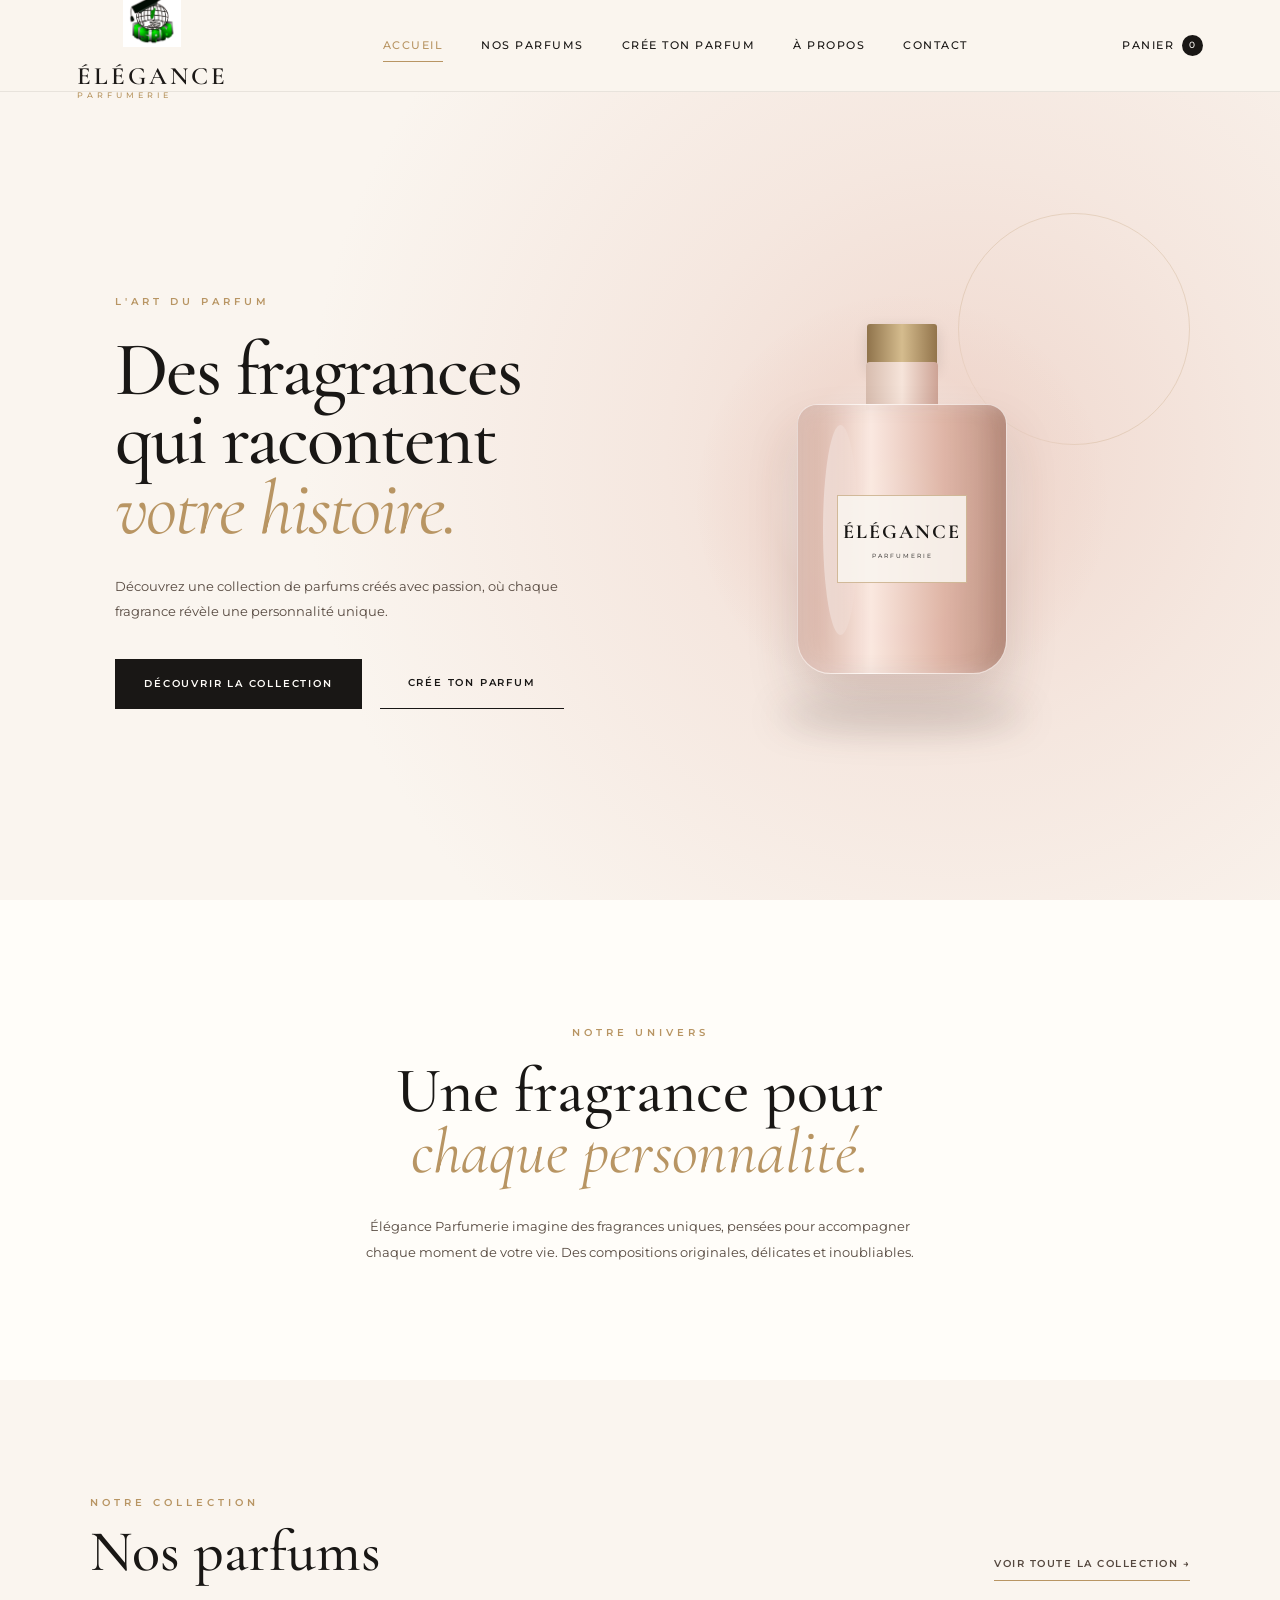
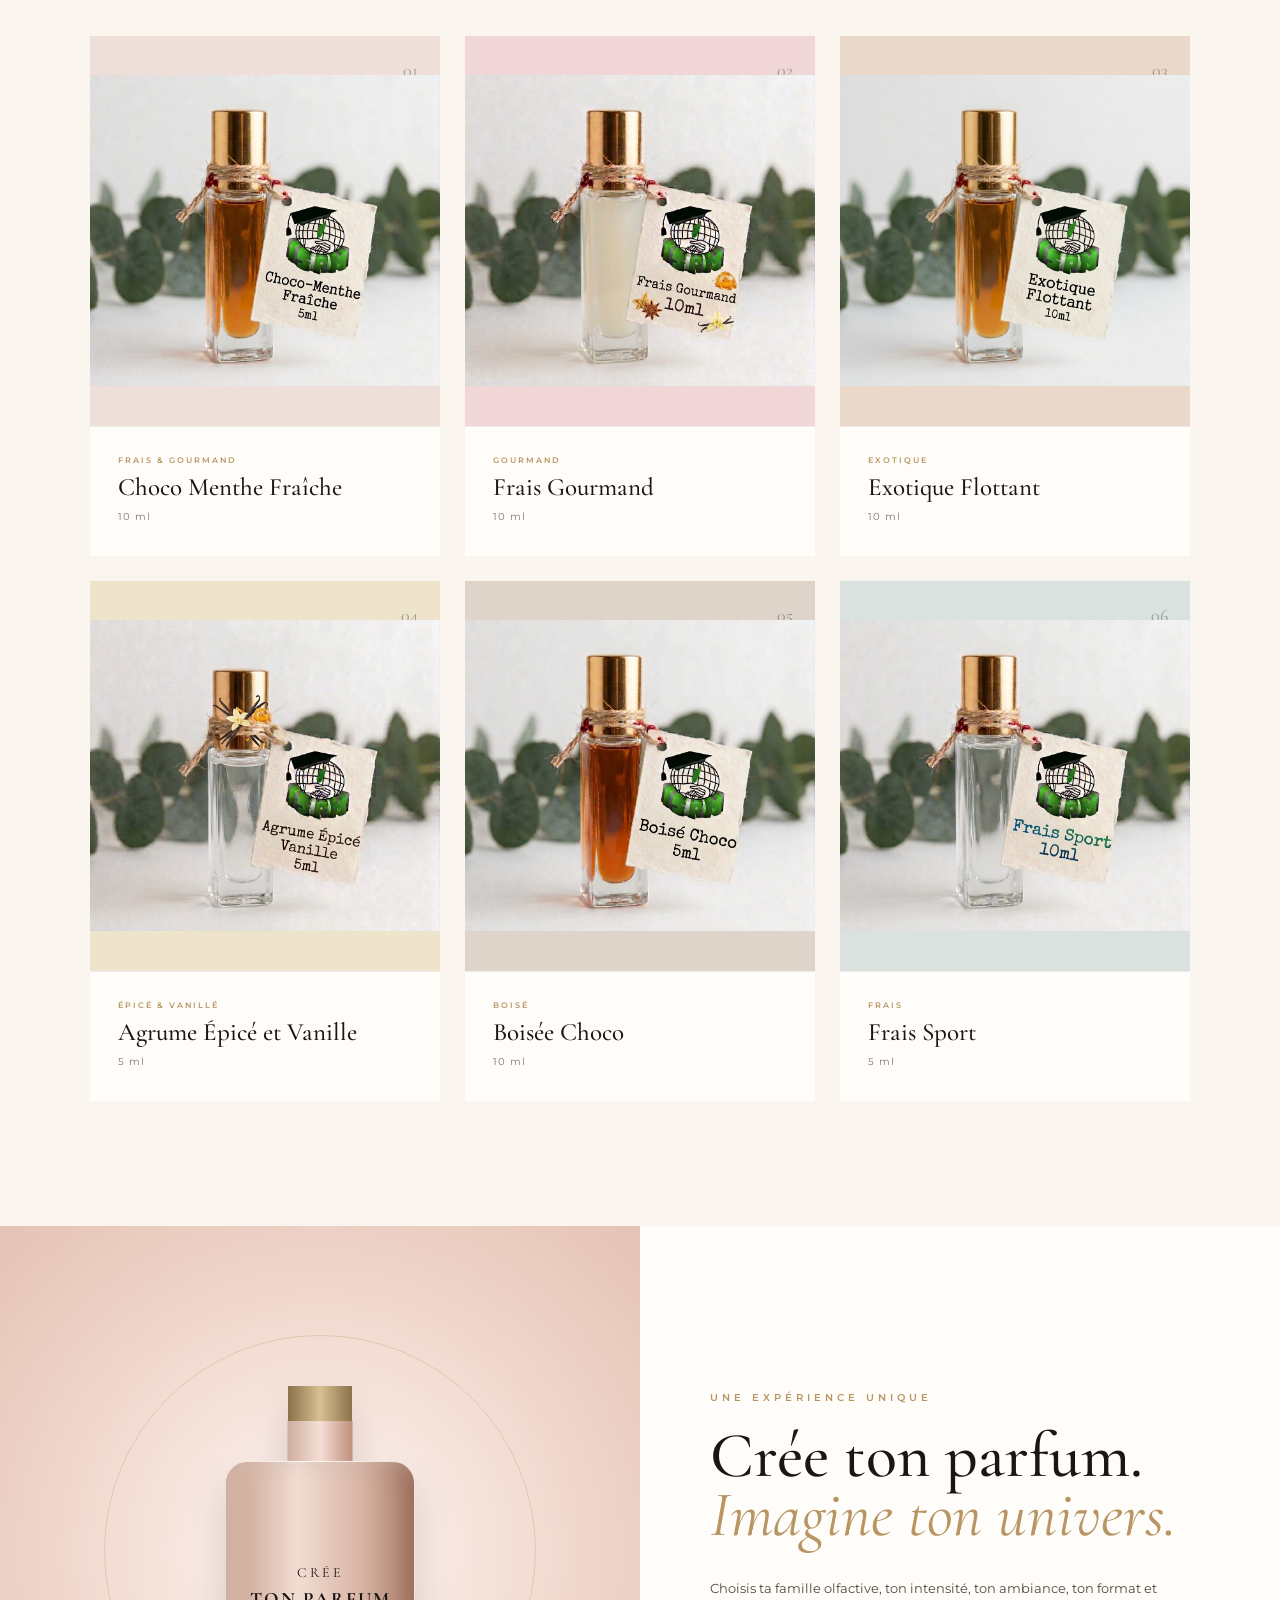
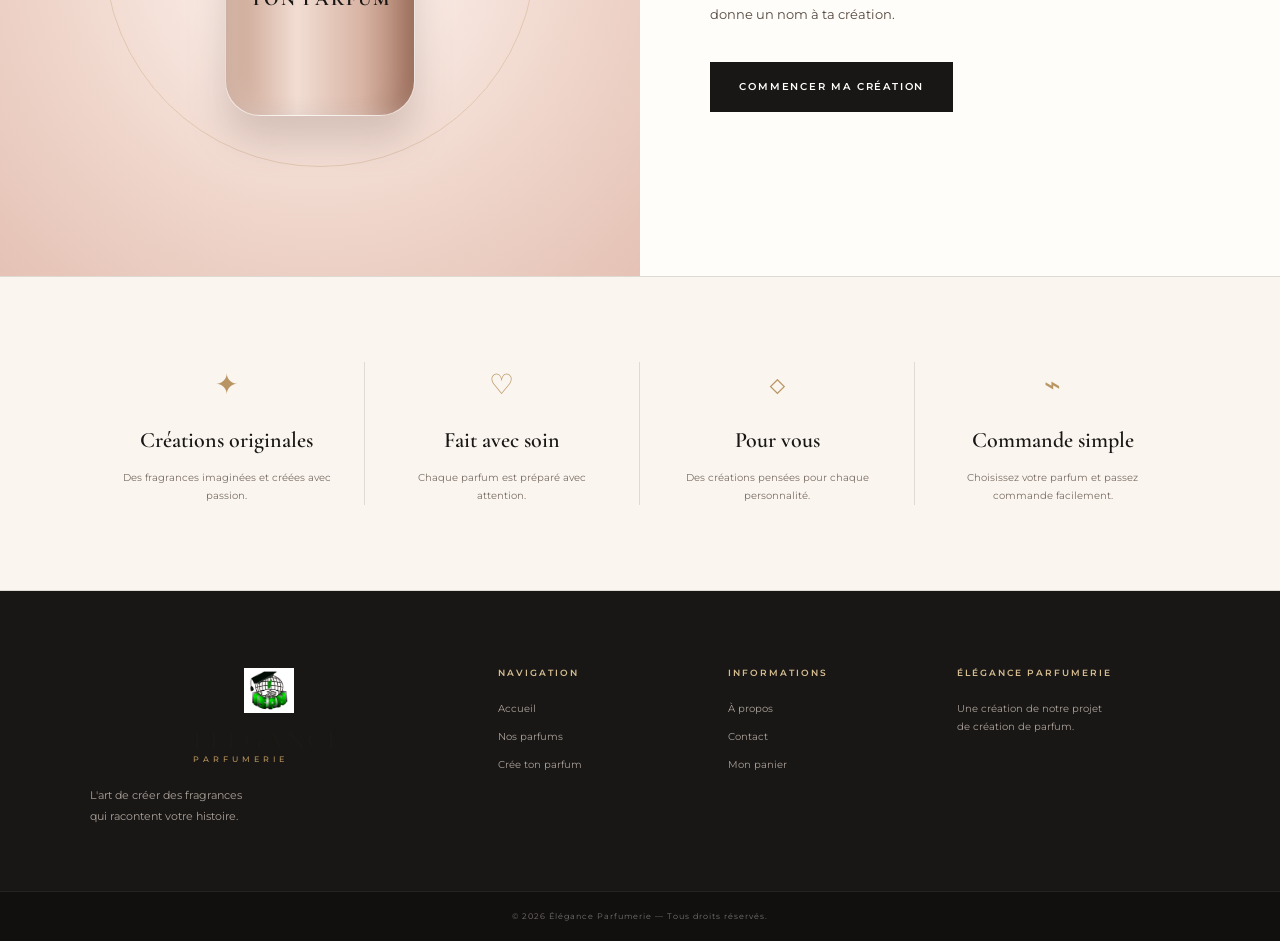
<file: index.html>
<!DOCTYPE html>
<html lang="fr">
<head>
    <meta charset="UTF-8">
    <meta name="viewport" content="width=device-width, initial-scale=1.0">

    <title>Élégance Parfumerie</title>

    <!-- Police élégante -->
    <link rel="preconnect" href="https://fonts.googleapis.com">
    <link rel="preconnect" href="https://fonts.gstatic.com" crossorigin>
    <link href="https://fonts.googleapis.com/css2?family=Cormorant+Garamond:wght@400;500;600;700&family=Montserrat:wght@300;400;500;600&display=swap" rel="stylesheet">

    <!-- CSS -->
    <link rel="stylesheet" href="css/style.css">

    <!-- Style des vraies photos -->
    <style>
        .product-photo {
            display: block;
            width: 100%;
            height: 100%;
            max-height: 330px;
            object-fit: contain;
            object-position: center;
            position: relative;
            z-index: 2;
            transition: transform 0.4s ease;
        }

        .product-card:hover .product-photo {
            transform: scale(1.04);
        }

        /* Logo ISPM dans l'en-tête */
        .logo {
            display: flex;
            align-items: center;
            gap: 14px;
        }

        .logo a {
            text-decoration: none;
        }

        .ispm-logo {
            width: 58px;
            height: 58px;
            object-fit: contain;
        }

        .logo-text {
            display: flex;
            flex-direction: column;
        }

        .logo-text span {
            font-family: "Cormorant Garamond", Georgia, serif;
            font-size: 25px;
            font-weight: 600;
            letter-spacing: 3px;
            color: #1b1816;
        }

        .logo-text small {
            font-family: "Montserrat", Arial, sans-serif;
            font-size: 8px;
            letter-spacing: 4px;
            color: #b6935d;
            margin-top: 2px;
        }

        /* Logo dans le footer */
        .footer-logo {
            display: flex;
            align-items: center;
            gap: 12px;
        }

        .footer-logo .ispm-logo {
            width: 50px;
            height: 50px;
        }
    </style>
</head>

<body>

    <!-- ================= HEADER ================= -->

    <header class="navbar">

        <div class="logo">

            <a href="index.html">
                <img
                    src="images/logo_ispm.PNG"
                    alt="Logo ISPM"
                    class="ispm-logo"
                >
            </a>

            <div class="logo-text">
                <span>ÉLÉGANCE</span>
                <small>PARFUMERIE</small>
            </div>

        </div>


        <nav class="navigation">

            <a href="index.html" class="active">
                Accueil
            </a>

            <a href="parfum.html">
                Nos parfums
            </a>

            <a href="createur.html">
                Crée ton parfum
            </a>

            <a href="apropos.html">
                À propos
            </a>

            <a href="contact.html">
                Contact
            </a>

        </nav>


        <a href="panier.html" class="cart-link">
            Panier <span class="cart-count">0</span>
        </a>

    </header>


    <!-- ================= HERO ================= -->

    <main>

        <section class="hero">

            <div class="hero-content">

                <p class="eyebrow">
                    L'ART DU PARFUM
                </p>

                <h1>
                    Des fragrances<br>
                    qui racontent<br>
                    <em>votre histoire.</em>
                </h1>

                <p class="hero-text">
                    Découvrez une collection de parfums créés avec passion,
                    où chaque fragrance révèle une personnalité unique.
                </p>

                <div class="hero-buttons">

                    <a href="parfum.html" class="btn-primary">
                        Découvrir la collection
                    </a>

                    <a href="createur.html" class="btn-secondary">
                        Crée ton parfum
                    </a>

                </div>

            </div>


            <!-- BOUTEILLE HERO TEMPORAIRE -->

            <div class="hero-visual">

                <div class="hero-glow"></div>

                <div class="hero-bottle">

                    <div class="bottle-cap"></div>

                    <div class="bottle-neck"></div>

                    <div class="bottle-body">

                        <div class="bottle-label">

                            <strong>
                                ÉLÉGANCE
                            </strong>

                            <span>
                                PARFUMERIE
                            </span>

                        </div>

                    </div>

                </div>

                <div class="hero-shadow"></div>

            </div>

        </section>


        <!-- ================= INTRODUCTION ================= -->

        <section class="intro">

            <p class="section-label">
                NOTRE UNIVERS
            </p>

            <h2>
                Une fragrance pour<br>
                <em>chaque personnalité.</em>
            </h2>

            <p class="intro-text">
                Élégance Parfumerie imagine des fragrances uniques,
                pensées pour accompagner chaque moment de votre vie.
                Des compositions originales, délicates et inoubliables.
            </p>

        </section>


        <!-- ================= COLLECTION ================= -->

        <section class="collection-home">

            <div class="section-heading">

                <div>

                    <p class="section-label">
                        NOTRE COLLECTION
                    </p>

                    <h2>
                        Nos parfums
                    </h2>

                </div>

                <a href="parfum.html" class="view-all">
                    Voir toute la collection →
                </a>

            </div>


            <div class="home-products">


                <!-- ================= PARFUM 1 ================= -->

                <article class="product-card">

                    <div class="product-image bottle-choco">

                        <img
                            src="images/choco_menthe.JPG"
                            alt="Choco Menthe Fraîche"
                            class="product-photo"
                        >

                        <span class="product-number">
                            01
                        </span>

                    </div>


                    <div class="product-info">

                        <p class="product-category">
                            FRAIS & GOURMAND
                        </p>

                        <h3>
                            Choco Menthe Fraîche
                        </h3>

                        <p class="product-format">
                            10 ml
                        </p>

                    </div>

                </article>



                <!-- ================= PARFUM 2 ================= -->

                <article class="product-card">

                    <div class="product-image bottle-fraise">

                        <img
                            src="images/frais_gourmand.JPG"
                            alt="Frais Gourmand"
                            class="product-photo"
                        >

                        <span class="product-number">
                            02
                        </span>

                    </div>


                    <div class="product-info">

                        <p class="product-category">
                            GOURMAND
                        </p>

                        <h3>
                            Frais Gourmand
                        </h3>

                        <p class="product-format">
                            10 ml
                        </p>

                    </div>

                </article>



                <!-- ================= PARFUM 3 ================= -->

                <article class="product-card">

                    <div class="product-image bottle-exotique">

                        <img
                            src="images/exotique_flottant.JPG"
                            alt="Exotique Flottant"
                            class="product-photo"
                        >

                        <span class="product-number">
                            03
                        </span>

                    </div>


                    <div class="product-info">

                        <p class="product-category">
                            EXOTIQUE
                        </p>

                        <h3>
                            Exotique Flottant
                        </h3>

                        <p class="product-format">
                            10 ml
                        </p>

                    </div>

                </article>



                <!-- ================= PARFUM 4 ================= -->

                <article class="product-card">

                    <div class="product-image bottle-agrume">

                        <img
                            src="images/agrume_epice_vanille.JPG"
                            alt="Agrume Épicé et Vanille"
                            class="product-photo"
                        >

                        <span class="product-number">
                            04
                        </span>

                    </div>


                    <div class="product-info">

                        <p class="product-category">
                            ÉPICÉ & VANILLÉ
                        </p>

                        <h3>
                            Agrume Épicé et Vanille
                        </h3>

                        <p class="product-format">
                            5 ml
                        </p>

                    </div>

                </article>



                <!-- ================= PARFUM 5 ================= -->

                <article class="product-card">

                    <div class="product-image bottle-boisee">

                        <img
                            src="images/boisee_choco.JPG"
                            alt="Boisée Choco"
                            class="product-photo"
                        >

                        <span class="product-number">
                            05
                        </span>

                    </div>


                    <div class="product-info">

                        <p class="product-category">
                            BOISÉ
                        </p>

                        <h3>
                            Boisée Choco
                        </h3>

                        <p class="product-format">
                            10 ml
                        </p>

                    </div>

                </article>



                <!-- ================= PARFUM 6 ================= -->

                <article class="product-card">

                    <div class="product-image bottle-sport">

                        <img
                            src="images/frais_sport.JPG"
                            alt="Frais Sport"
                            class="product-photo"
                        >

                        <span class="product-number">
                            06
                        </span>

                    </div>


                    <div class="product-info">

                        <p class="product-category">
                            FRAIS
                        </p>

                        <h3>
                            Frais Sport
                        </h3>

                        <p class="product-format">
                            5 ml
                        </p>

                    </div>

                </article>


            </div>

        </section>


        <!-- ================= CREATEUR ================= -->

        <section class="custom-section">


            <div class="custom-image">

                <div class="custom-bottle">

                    <div class="custom-cap"></div>

                    <div class="custom-neck"></div>

                    <div class="custom-body">

                        <span>
                            CRÉE
                        </span>

                        <strong>
                            TON PARFUM
                        </strong>

                    </div>

                </div>

            </div>



            <div class="custom-content">

                <p class="section-label">
                    UNE EXPÉRIENCE UNIQUE
                </p>

                <h2>
                    Crée ton parfum.<br>
                    <em>Imagine ton univers.</em>
                </h2>

                <p>
                    Choisis ta famille olfactive, ton intensité,
                    ton ambiance, ton format et donne un nom à
                    ta création.
                </p>

                <a href="createur.html" class="btn-primary">
                    Commencer ma création
                </a>

            </div>

        </section>



        <!-- ================= AVANTAGES ================= -->

        <section class="advantages">


            <div class="advantage">

                <span class="advantage-icon">
                    ✦
                </span>

                <h3>
                    Créations originales
                </h3>

                <p>
                    Des fragrances imaginées et créées avec passion.
                </p>

            </div>



            <div class="advantage">

                <span class="advantage-icon">
                    ♡
                </span>

                <h3>
                    Fait avec soin
                </h3>

                <p>
                    Chaque parfum est préparé avec attention.
                </p>

            </div>



            <div class="advantage">

                <span class="advantage-icon">
                    ◇
                </span>

                <h3>
                    Pour vous
                </h3>

                <p>
                    Des créations pensées pour chaque personnalité.
                </p>

            </div>



            <div class="advantage">

                <span class="advantage-icon">
                    ⌁
                </span>

                <h3>
                    Commande simple
                </h3>

                <p>
                    Choisissez votre parfum et passez commande facilement.
                </p>

            </div>


        </section>

    </main>



    <!-- ================= FOOTER ================= -->

    <footer class="footer">


        <div class="footer-brand">

            <div class="logo footer-logo">

                <img
                    src="images/logo_ispm.PNG"
                    alt="Logo ISPM"
                    class="ispm-logo"
                >

                <div class="logo-text">

                    <span>
                        ÉLÉGANCE
                    </span>

                    <small>
                        PARFUMERIE
                    </small>

                </div>

            </div>


            <p>
                L'art de créer des fragrances<br>
                qui racontent votre histoire.
            </p>

        </div>



        <div class="footer-column">

            <h4>
                Navigation
            </h4>

            <a href="index.html">
                Accueil
            </a>

            <a href="parfum.html">
                Nos parfums
            </a>

            <a href="createur.html">
                Crée ton parfum
            </a>

        </div>



        <div class="footer-column">

            <h4>
                Informations
            </h4>

            <a href="apropos.html">
                À propos
            </a>

            <a href="contact.html">
                Contact
            </a>

            <a href="panier.html">
                Mon panier
            </a>

        </div>



        <div class="footer-column">

            <h4>
                Élégance Parfumerie
            </h4>

            <p>
                Une création de notre projet<br>
                de création de parfum.
            </p>

        </div>


    </footer>



    <div class="footer-bottom">

        <p>
            © 2026 Élégance Parfumerie — Tous droits réservés.
        </p>

    </div>


    <!-- ================= JAVASCRIPT ================= -->

    <script src="js/panier.js"></script>

</body>
</html>
</file>
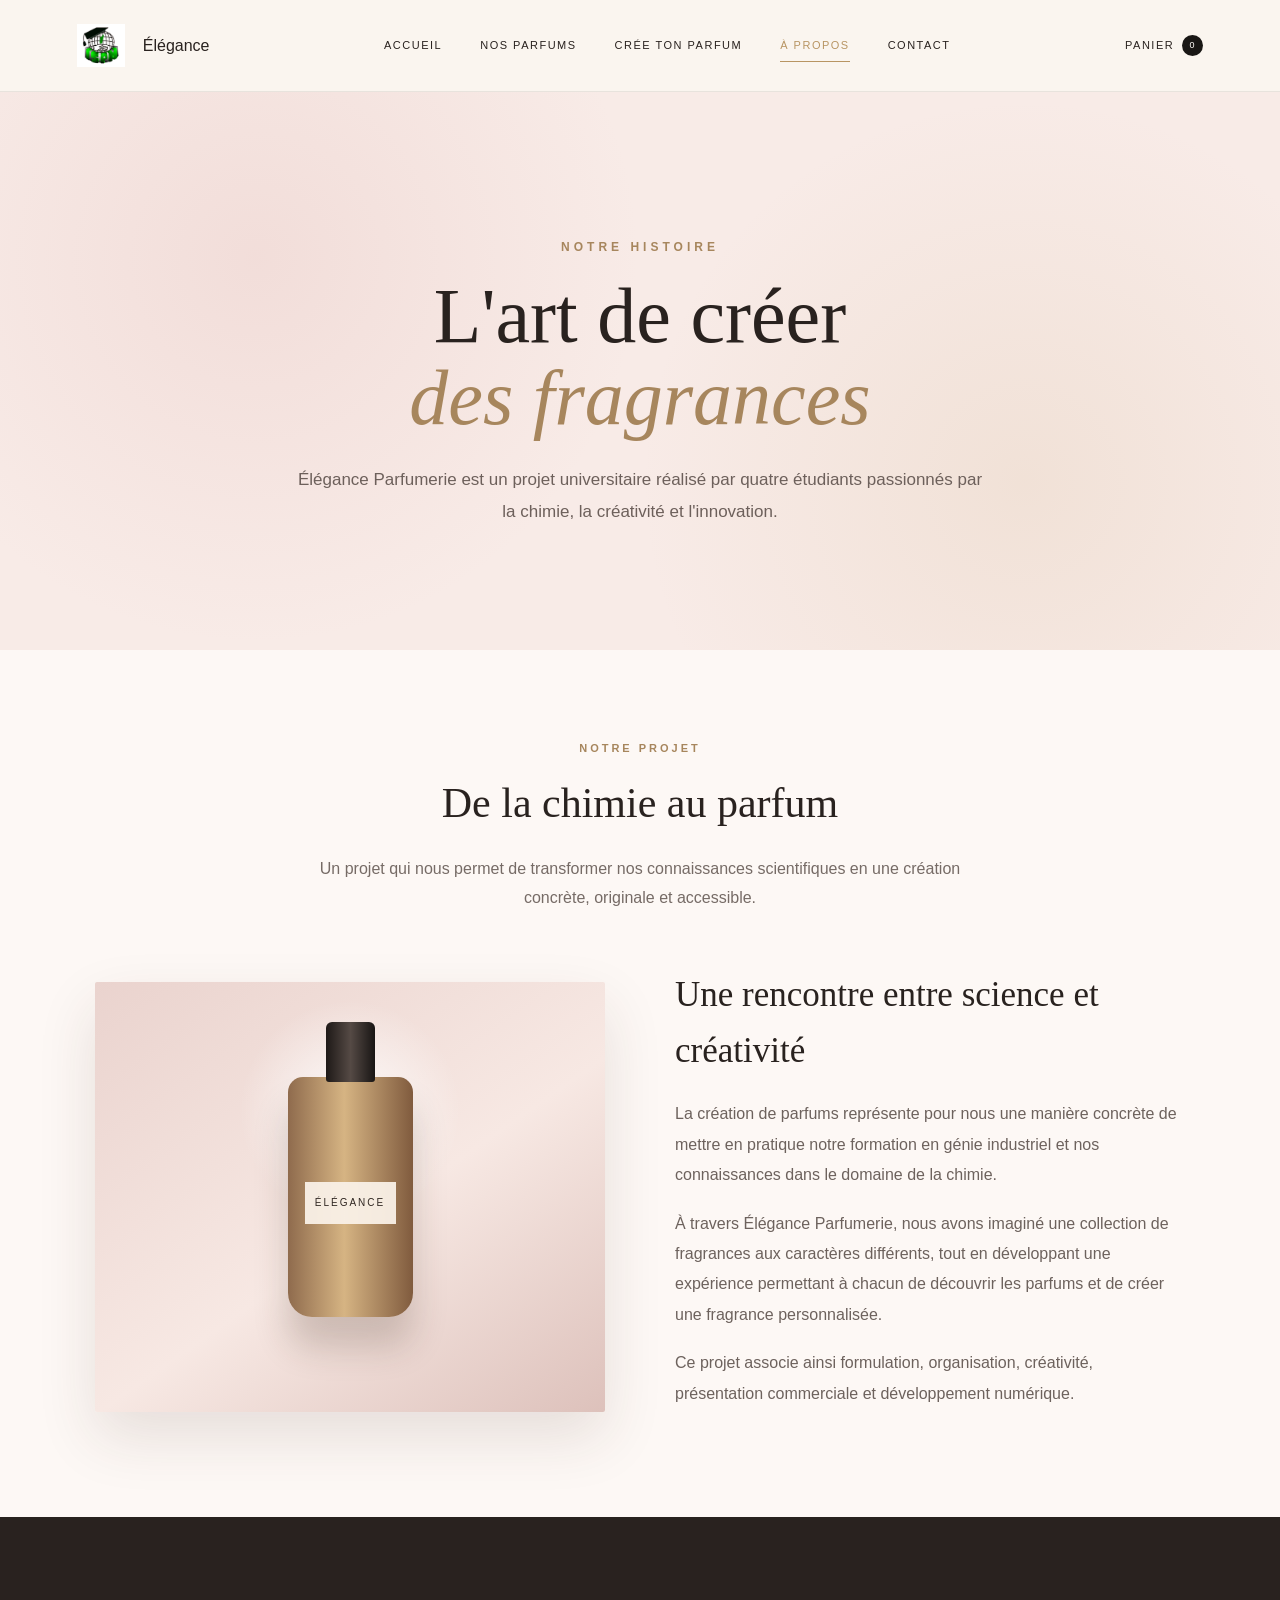
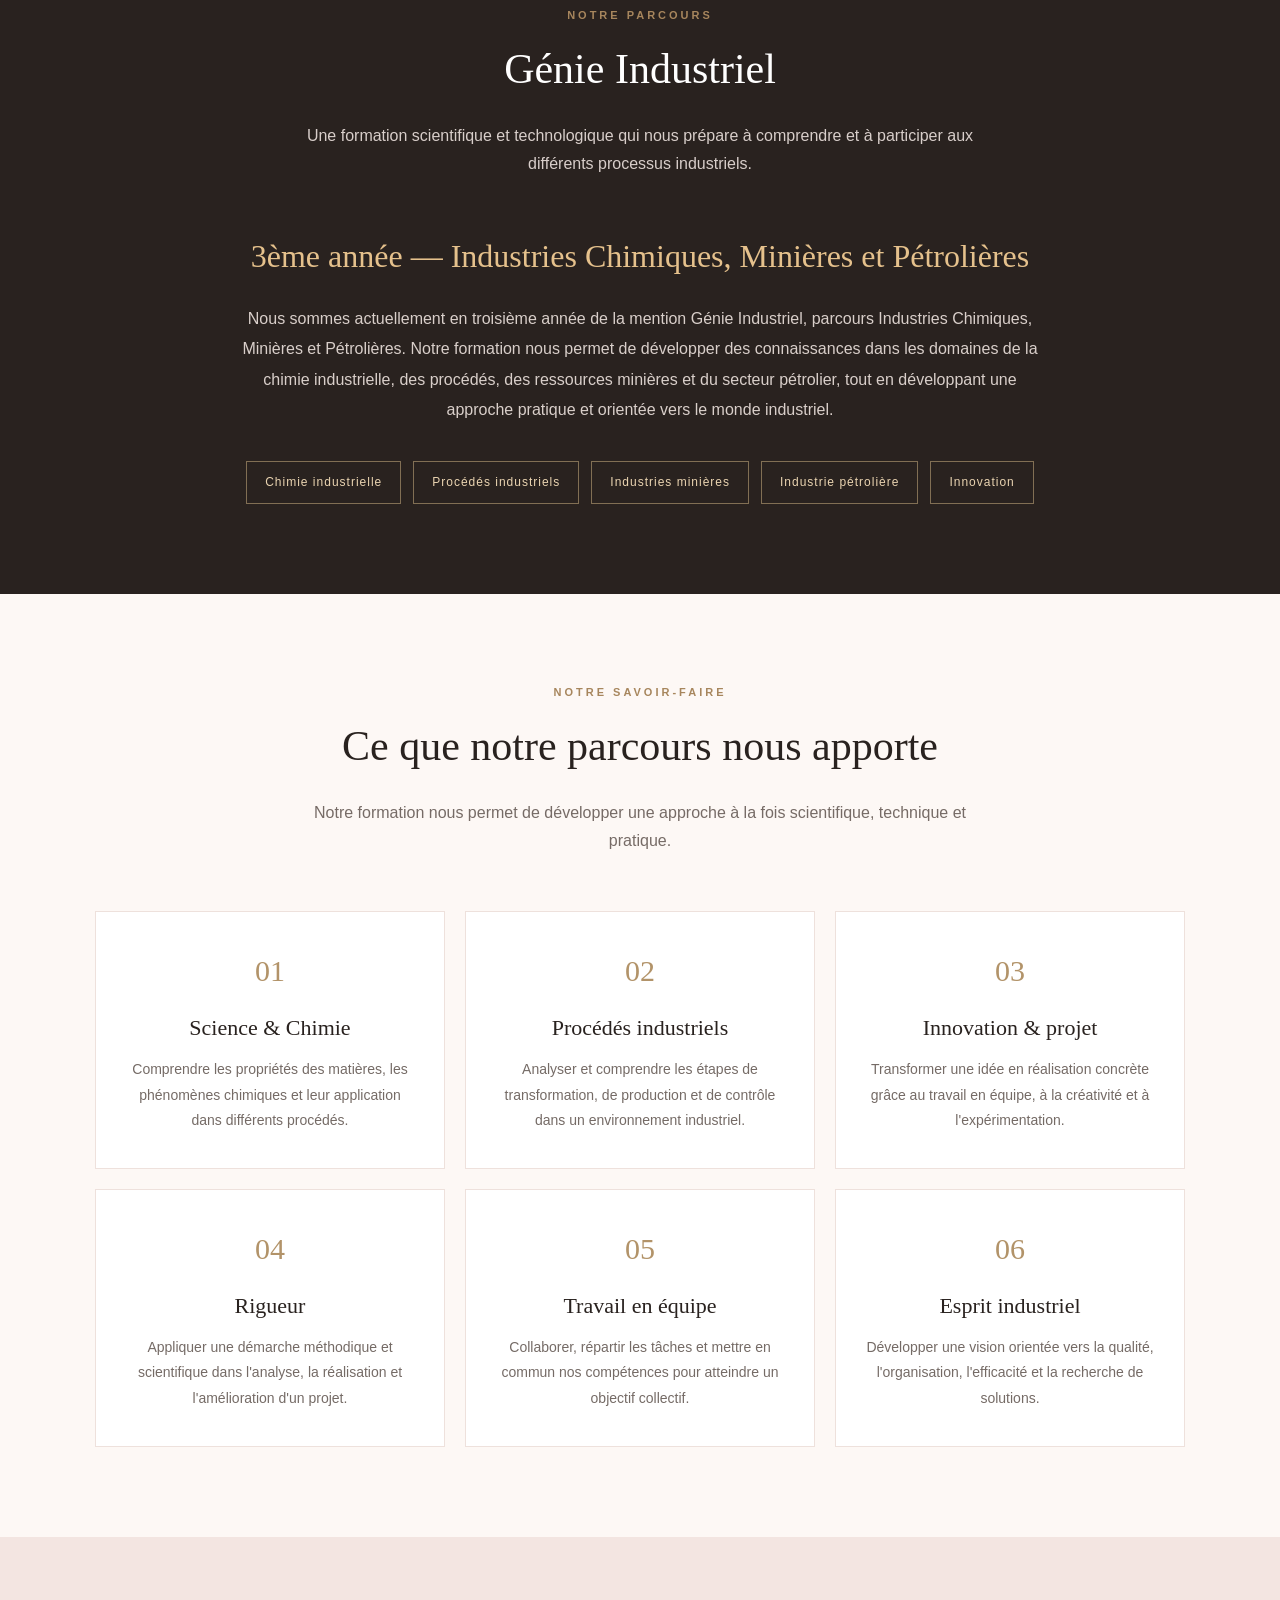
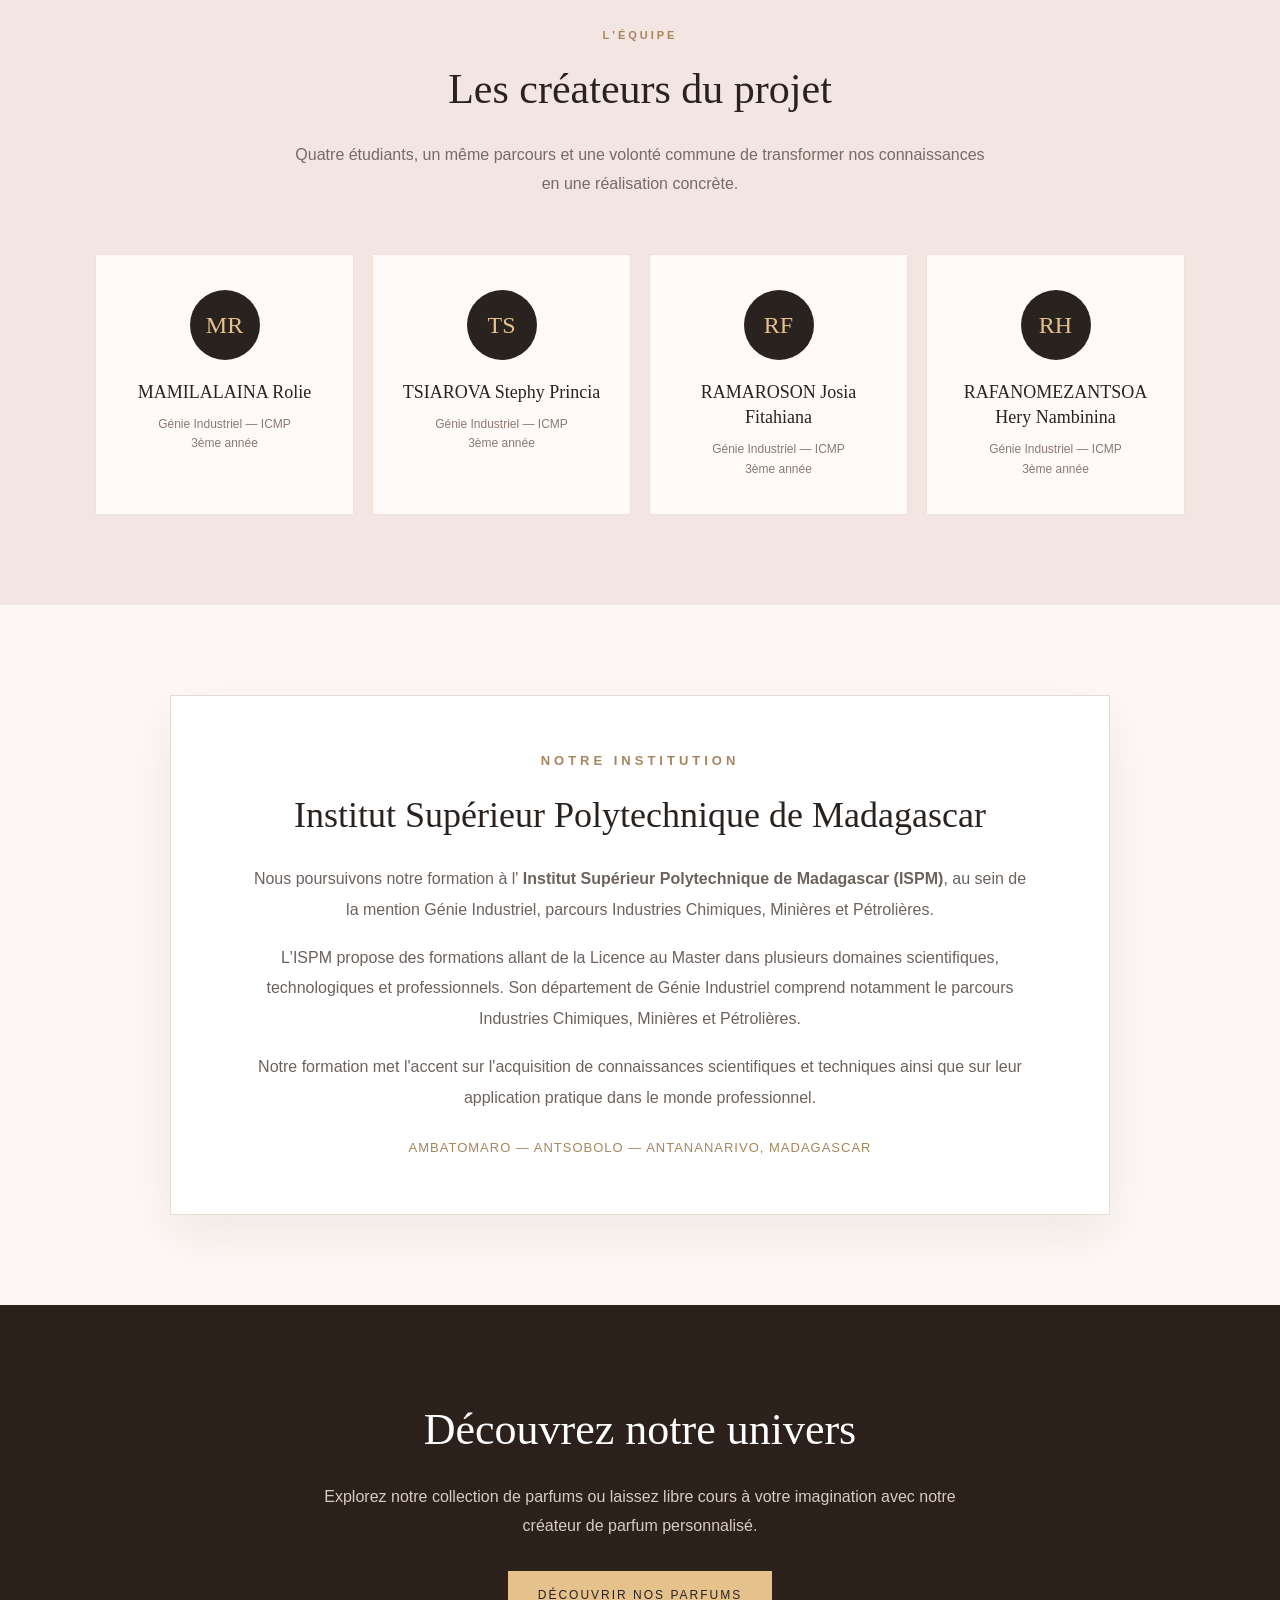
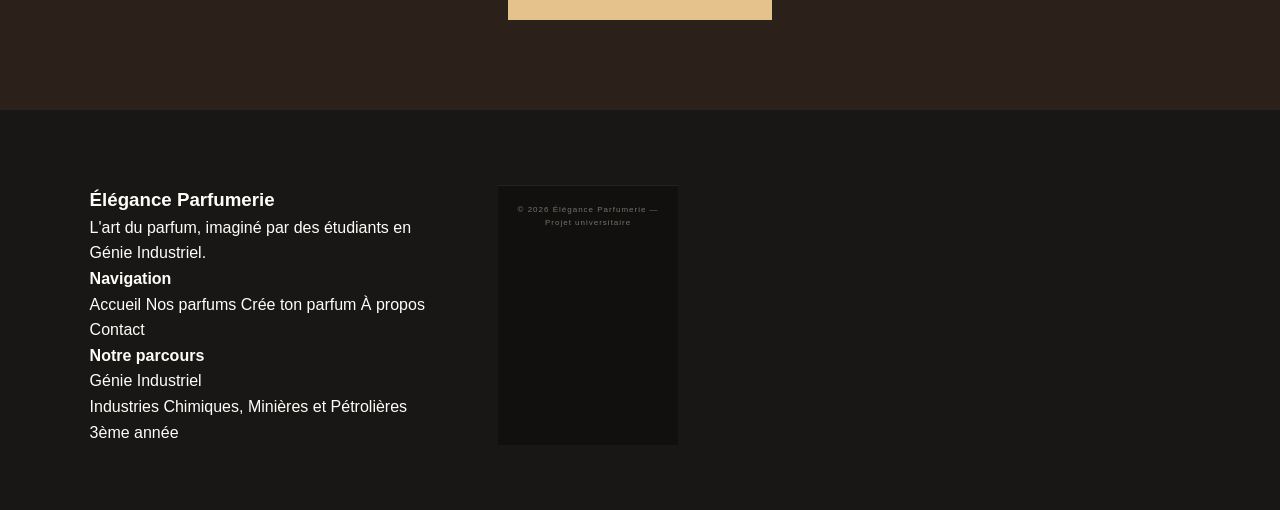
<file: apropos.html>
<!DOCTYPE html>
<html lang="fr">
<head>
    <meta charset="UTF-8">
    <meta name="viewport" content="width=device-width, initial-scale=1.0">

    <title>À propos — Élégance Parfumerie</title>

    <link rel="stylesheet" href="css/style.css">

    <style>
        /* =========================
           PAGE À PROPOS
        ========================= */

        .about-page {
            background: #fdf8f5;
            color: #29221f;
        }

        /* HERO */

        .about-hero {
            min-height: 62vh;
            display: flex;
            align-items: center;
            justify-content: center;
            text-align: center;
            padding: 100px 30px 80px;
            background:
                radial-gradient(circle at 20% 30%, rgba(224, 181, 177, 0.25), transparent 35%),
                radial-gradient(circle at 80% 70%, rgba(198, 166, 116, 0.14), transparent 35%),
                #f8ebe7;
        }

        .about-hero-content {
            max-width: 850px;
        }

        .about-eyebrow {
            display: inline-block;
            margin-bottom: 18px;
            font-size: 12px;
            letter-spacing: 4px;
            text-transform: uppercase;
            color: #a7865d;
            font-weight: 600;
        }

        .about-hero h1 {
            font-family: Georgia, "Times New Roman", serif;
            font-size: clamp(42px, 7vw, 78px);
            font-weight: 400;
            line-height: 1.05;
            margin: 0 0 25px;
            color: #29221f;
        }

        .about-hero h1 span {
            color: #a7865d;
            font-style: italic;
        }

        .about-hero p {
            max-width: 700px;
            margin: auto;
            font-size: 17px;
            line-height: 1.9;
            color: #6d605b;
        }

        /* SECTIONS */

        .about-section {
            max-width: 1150px;
            margin: auto;
            padding: 90px 30px;
        }

        .about-heading {
            text-align: center;
            margin-bottom: 55px;
        }

        .about-heading small {
            display: block;
            margin-bottom: 12px;
            color: #a7865d;
            letter-spacing: 3px;
            text-transform: uppercase;
            font-size: 11px;
            font-weight: 700;
        }

        .about-heading h2 {
            margin: 0;
            font-family: Georgia, "Times New Roman", serif;
            font-size: 42px;
            font-weight: 400;
            color: #29221f;
        }

        .about-heading p {
            max-width: 700px;
            margin: 18px auto 0;
            color: #766b66;
            line-height: 1.8;
        }

        /* NOTRE PROJET */

        .about-story {
            display: grid;
            grid-template-columns: 1fr 1fr;
            gap: 70px;
            align-items: center;
        }

        .story-card {
            min-height: 430px;
            border-radius: 2px;
            background:
                radial-gradient(circle at 50% 30%, rgba(255,255,255,0.85), transparent 28%),
                linear-gradient(145deg, #ead3ce, #f7e8e3 55%, #ddc1bb);
            position: relative;
            overflow: hidden;
            display: flex;
            align-items: center;
            justify-content: center;
            box-shadow: 0 25px 60px rgba(65, 43, 37, 0.12);
        }

        .story-bottle {
            width: 125px;
            height: 240px;
            border-radius: 15px 15px 24px 24px;
            background: linear-gradient(90deg, #8f6b4d, #d6b483 45%, #805b3e);
            position: relative;
            box-shadow: 0 30px 35px rgba(60, 39, 25, 0.2);
        }

        .story-bottle::before {
            content: "";
            position: absolute;
            top: -55px;
            left: 38px;
            width: 49px;
            height: 60px;
            border-radius: 6px 6px 3px 3px;
            background: linear-gradient(90deg, #1e1917, #554a45, #181514);
        }

        .story-bottle::after {
            content: "ÉLÉGANCE";
            position: absolute;
            left: 17px;
            right: 17px;
            top: 105px;
            padding: 13px 5px;
            background: rgba(250, 242, 232, 0.94);
            color: #302722;
            text-align: center;
            font-size: 10px;
            letter-spacing: 2px;
        }

        .story-text h3 {
            font-family: Georgia, "Times New Roman", serif;
            font-size: 35px;
            font-weight: 400;
            margin: 0 0 20px;
        }

        .story-text p {
            color: #6d625d;
            line-height: 1.9;
            margin-bottom: 18px;
        }

        /* PARCOURS */

        .formation-section {
            background: #29221f;
            color: white;
        }

        .formation-section .about-heading h2 {
            color: white;
        }

        .formation-section .about-heading p {
            color: #d8ceca;
        }

        .formation-content {
            max-width: 950px;
            margin: auto;
            text-align: center;
        }

        .formation-main {
            font-family: Georgia, "Times New Roman", serif;
            font-size: 32px;
            line-height: 1.4;
            color: #e5c18c;
            margin-bottom: 25px;
        }

        .formation-description {
            max-width: 800px;
            margin: auto;
            color: #d9cfca;
            line-height: 1.9;
            font-size: 16px;
        }

        .formation-tags {
            display: flex;
            justify-content: center;
            flex-wrap: wrap;
            gap: 12px;
            margin-top: 35px;
        }

        .formation-tag {
            border: 1px solid rgba(218, 187, 137, 0.5);
            padding: 11px 18px;
            font-size: 12px;
            letter-spacing: 1px;
            color: #ead4b1;
        }

        /* CE QUE NOUS APPRENONS */

        .skills-grid {
            display: grid;
            grid-template-columns: repeat(3, 1fr);
            gap: 20px;
        }

        .skill-card {
            padding: 35px 28px;
            background: white;
            border: 1px solid #eee1dc;
            text-align: center;
            transition: 0.3s ease;
        }

        .skill-card:hover {
            transform: translateY(-6px);
            box-shadow: 0 20px 45px rgba(62, 40, 34, 0.09);
        }

        .skill-number {
            font-family: Georgia, "Times New Roman", serif;
            font-size: 30px;
            color: #b29369;
            margin-bottom: 15px;
        }

        .skill-card h3 {
            font-family: Georgia, "Times New Roman", serif;
            font-size: 22px;
            font-weight: 400;
            margin: 0 0 12px;
        }

        .skill-card p {
            color: #756b66;
            font-size: 14px;
            line-height: 1.8;
        }

        /* ÉQUIPE */

        .team-section {
            background: #f3e5e1;
        }

        .team-grid {
            display: grid;
            grid-template-columns: repeat(4, 1fr);
            gap: 18px;
        }

        .team-card {
            background: #fffaf8;
            padding: 35px 20px;
            text-align: center;
            border: 1px solid rgba(167, 134, 93, 0.2);
        }

        .team-initial {
            width: 70px;
            height: 70px;
            border-radius: 50%;
            margin: 0 auto 20px;
            display: flex;
            align-items: center;
            justify-content: center;
            background: #29221f;
            color: #e5c18c;
            font-family: Georgia, "Times New Roman", serif;
            font-size: 24px;
        }

        .team-card h3 {
            font-family: Georgia, "Times New Roman", serif;
            font-size: 18px;
            font-weight: 400;
            line-height: 1.4;
            margin: 0 0 10px;
        }

        .team-card p {
            margin: 0;
            color: #8a7972;
            font-size: 12px;
            line-height: 1.6;
        }

        /* ISPM */

        .ispm-section {
            max-width: 1000px;
            margin: auto;
            padding: 90px 30px;
            text-align: center;
        }

        .ispm-box {
            padding: 55px 45px;
            background: #fff;
            border: 1px solid #eadbd5;
            box-shadow: 0 20px 50px rgba(55, 35, 30, 0.07);
        }

        .ispm-logo-text {
            font-size: 13px;
            letter-spacing: 4px;
            color: #a7865d;
            font-weight: 700;
            margin-bottom: 15px;
        }

        .ispm-box h2 {
            font-family: Georgia, "Times New Roman", serif;
            font-size: 36px;
            font-weight: 400;
            margin: 0 0 20px;
        }

        .ispm-box p {
            color: #6d625d;
            line-height: 1.9;
            max-width: 780px;
            margin: 0 auto 18px;
        }

        .ispm-location {
            margin-top: 25px;
            font-size: 13px;
            color: #a7865d;
            letter-spacing: 1px;
        }

        /* CTA */

        .about-cta {
            padding: 90px 30px;
            text-align: center;
            background:
                linear-gradient(rgba(45, 32, 28, 0.92), rgba(45, 32, 28, 0.92)),
                #29221f;
            color: white;
        }

        .about-cta h2 {
            font-family: Georgia, "Times New Roman", serif;
            font-size: 44px;
            font-weight: 400;
            margin: 0 0 18px;
        }

        .about-cta p {
            color: #d7cbc6;
            max-width: 650px;
            margin: 0 auto 30px;
            line-height: 1.8;
        }

        .about-btn {
            display: inline-block;
            padding: 15px 30px;
            background: #e5c18c;
            color: #29221f;
            text-decoration: none;
            font-size: 12px;
            letter-spacing: 2px;
            text-transform: uppercase;
            transition: 0.3s;
        }

        .about-btn:hover {
            background: white;
        }

        /* LOGO ISPM DANS LA NAVIGATION */

        .ispm-logo {
            width: 48px;
            height: 48px;
            object-fit: contain;
            vertical-align: middle;
            margin-right: 10px;
        }

        .navbar .logo a {
            display: flex;
            align-items: center;
            gap: 8px;
        }

        /* RESPONSIVE */

        @media (max-width: 850px) {

            .about-story {
                grid-template-columns: 1fr;
                gap: 40px;
            }

            .skills-grid {
                grid-template-columns: 1fr;
            }

            .team-grid {
                grid-template-columns: repeat(2, 1fr);
            }

            .story-card {
                min-height: 350px;
            }
        }

        @media (max-width: 550px) {

            .about-section,
            .ispm-section {
                padding: 65px 20px;
            }

            .about-hero {
                padding: 80px 20px 65px;
            }

            .about-heading h2 {
                font-size: 34px;
            }

            .team-grid {
                grid-template-columns: 1fr;
            }

            .ispm-box {
                padding: 35px 20px;
            }

            .about-cta h2 {
                font-size: 34px;
            }
        }
    </style>
</head>

<body class="about-page">

    <!-- =========================
         NAVIGATION
    ========================== -->

    <header class="navbar">

        <div class="logo">
            <a href="index.html">
                <img src="images/logo_ispm.PNG" alt="Logo ISPM" class="ispm-logo">
                Élégance
            </a>
        </div>

        <nav class="navigation">
            <a href="index.html">Accueil</a>
            <a href="parfum.html">Nos parfums</a>
            <a href="createur.html">Crée ton parfum</a>
            <a href="apropos.html" class="active">À propos</a>
            <a href="contact.html">Contact</a>
        </nav>

        <a href="panier.html" class="cart-link">
            Panier <span class="cart-count" id="cart-count">0</span>
        </a>

    </header>


    <!-- =========================
         HERO
    ========================== -->

    <section class="about-hero">

        <div class="about-hero-content">

            <span class="about-eyebrow">
                Notre histoire
            </span>

            <h1>
                L'art de créer<br>
                <span>des fragrances</span>
            </h1>

            <p>
                Élégance Parfumerie est un projet universitaire réalisé par
                quatre étudiants passionnés par la chimie, la créativité et
                l'innovation.
            </p>

        </div>

    </section>


    <!-- =========================
         NOTRE PROJET
    ========================== -->

    <section class="about-section">

        <div class="about-heading">

            <small>Notre projet</small>

            <h2>De la chimie au parfum</h2>

            <p>
                Un projet qui nous permet de transformer nos connaissances
                scientifiques en une création concrète, originale et accessible.
            </p>

        </div>


        <div class="about-story">

            <div class="story-card">
                <div class="story-bottle"></div>
            </div>


            <div class="story-text">

                <h3>Une rencontre entre science et créativité</h3>

                <p>
                    La création de parfums représente pour nous une manière
                    concrète de mettre en pratique notre formation en génie
                    industriel et nos connaissances dans le domaine de la chimie.
                </p>

                <p>
                    À travers Élégance Parfumerie, nous avons imaginé une
                    collection de fragrances aux caractères différents, tout en
                    développant une expérience permettant à chacun de découvrir
                    les parfums et de créer une fragrance personnalisée.
                </p>

                <p>
                    Ce projet associe ainsi formulation, organisation,
                    créativité, présentation commerciale et développement
                    numérique.
                </p>

            </div>

        </div>

    </section>


    <!-- =========================
         NOTRE FORMATION
    ========================== -->

    <section class="formation-section">

        <div class="about-section">

            <div class="about-heading">

                <small>Notre parcours</small>

                <h2>Génie Industriel</h2>

                <p>
                    Une formation scientifique et technologique qui nous prépare
                    à comprendre et à participer aux différents processus
                    industriels.
                </p>

            </div>


            <div class="formation-content">

                <div class="formation-main">
                    3ème année — Industries Chimiques,
                    Minières et Pétrolières
                </div>

                <p class="formation-description">
                    Nous sommes actuellement en troisième année de la mention
                    Génie Industriel, parcours Industries Chimiques, Minières et
                    Pétrolières. Notre formation nous permet de développer des
                    connaissances dans les domaines de la chimie industrielle,
                    des procédés, des ressources minières et du secteur
                    pétrolier, tout en développant une approche pratique et
                    orientée vers le monde industriel.
                </p>

                <div class="formation-tags">

                    <span class="formation-tag">
                        Chimie industrielle
                    </span>

                    <span class="formation-tag">
                        Procédés industriels
                    </span>

                    <span class="formation-tag">
                        Industries minières
                    </span>

                    <span class="formation-tag">
                        Industrie pétrolière
                    </span>

                    <span class="formation-tag">
                        Innovation
                    </span>

                </div>

            </div>

        </div>

    </section>


    <!-- =========================
         NOS COMPÉTENCES
    ========================== -->

    <section class="about-section">

        <div class="about-heading">

            <small>Notre savoir-faire</small>

            <h2>Ce que notre parcours nous apporte</h2>

            <p>
                Notre formation nous permet de développer une approche à la fois
                scientifique, technique et pratique.
            </p>

        </div>


        <div class="skills-grid">

            <div class="skill-card">

                <div class="skill-number">01</div>

                <h3>Science & Chimie</h3>

                <p>
                    Comprendre les propriétés des matières, les phénomènes
                    chimiques et leur application dans différents procédés.
                </p>

            </div>


            <div class="skill-card">

                <div class="skill-number">02</div>

                <h3>Procédés industriels</h3>

                <p>
                    Analyser et comprendre les étapes de transformation,
                    de production et de contrôle dans un environnement industriel.
                </p>

            </div>


            <div class="skill-card">

                <div class="skill-number">03</div>

                <h3>Innovation & projet</h3>

                <p>
                    Transformer une idée en réalisation concrète grâce au
                    travail en équipe, à la créativité et à l'expérimentation.
                </p>

            </div>


            <div class="skill-card">

                <div class="skill-number">04</div>

                <h3>Rigueur</h3>

                <p>
                    Appliquer une démarche méthodique et scientifique dans
                    l'analyse, la réalisation et l'amélioration d'un projet.
                </p>

            </div>


            <div class="skill-card">

                <div class="skill-number">05</div>

                <h3>Travail en équipe</h3>

                <p>
                    Collaborer, répartir les tâches et mettre en commun nos
                    compétences pour atteindre un objectif collectif.
                </p>

            </div>


            <div class="skill-card">

                <div class="skill-number">06</div>

                <h3>Esprit industriel</h3>

                <p>
                    Développer une vision orientée vers la qualité,
                    l'organisation, l'efficacité et la recherche de solutions.
                </p>

            </div>

        </div>

    </section>


    <!-- =========================
         NOTRE ÉQUIPE
    ========================== -->

    <section class="team-section">

        <div class="about-section">

            <div class="about-heading">

                <small>L'équipe</small>

                <h2>Les créateurs du projet</h2>

                <p>
                    Quatre étudiants, un même parcours et une volonté commune
                    de transformer nos connaissances en une réalisation concrète.
                </p>

            </div>


            <div class="team-grid">

                <div class="team-card">

                    <div class="team-initial">
                        MR
                    </div>

                    <h3>
                        MAMILALAINA Rolie
                    </h3>

                    <p>
                        Génie Industriel — ICMP<br>
                        3ème année
                    </p>

                </div>


                <div class="team-card">

                    <div class="team-initial">
                        TS
                    </div>

                    <h3>
                        TSIAROVA Stephy Princia
                    </h3>

                    <p>
                        Génie Industriel — ICMP<br>
                        3ème année
                    </p>

                </div>


                <div class="team-card">

                    <div class="team-initial">
                        RF
                    </div>

                    <h3>
                        RAMAROSON Josia Fitahiana
                    </h3>

                    <p>
                        Génie Industriel — ICMP<br>
                        3ème année
                    </p>

                </div>


                <div class="team-card">

                    <div class="team-initial">
                        RH
                    </div>

                    <h3>
                        RAFANOMEZANTSOA Hery Nambinina
                    </h3>

                    <p>
                        Génie Industriel — ICMP<br>
                        3ème année
                    </p>

                </div>

            </div>

        </div>

    </section>


    <!-- =========================
         ISPM
    ========================== -->

    <section class="ispm-section">

        <div class="ispm-box">

            <div class="ispm-logo-text">
                NOTRE INSTITUTION
            </div>

            <h2>
                Institut Supérieur Polytechnique de Madagascar
            </h2>

            <p>
                Nous poursuivons notre formation à l'
                <strong>Institut Supérieur Polytechnique de Madagascar
                (ISPM)</strong>, au sein de la mention Génie Industriel,
                parcours Industries Chimiques, Minières et Pétrolières.
            </p>

            <p>
                L'ISPM propose des formations allant de la Licence au Master
                dans plusieurs domaines scientifiques, technologiques et
                professionnels. Son département de Génie Industriel comprend
                notamment le parcours Industries Chimiques, Minières et
                Pétrolières.
            </p>

            <p>
                Notre formation met l'accent sur l'acquisition de connaissances
                scientifiques et techniques ainsi que sur leur application
                pratique dans le monde professionnel.
            </p>

            <div class="ispm-location">
                AMBATOMARO — ANTSOBOLO — ANTANANARIVO, MADAGASCAR
            </div>

        </div>

    </section>


    <!-- =========================
         CONCLUSION / CTA
    ========================== -->

    <section class="about-cta">

        <h2>
            Découvrez notre univers
        </h2>

        <p>
            Explorez notre collection de parfums ou laissez libre cours à votre
            imagination avec notre créateur de parfum personnalisé.
        </p>

        <a href="parfum.html" class="about-btn">
            Découvrir nos parfums
        </a>

    </section>


    <!-- =========================
         FOOTER
    ========================== -->

    <footer class="footer">

        <div class="footer-content">

            <div>
                <h3>Élégance Parfumerie</h3>

                <p>
                    L'art du parfum, imaginé par des étudiants en
                    Génie Industriel.
                </p>
            </div>

            <div>
                <h4>Navigation</h4>

                <a href="index.html">Accueil</a>
                <a href="parfum.html">Nos parfums</a>
                <a href="createur.html">Crée ton parfum</a>
                <a href="apropos.html">À propos</a>
                <a href="contact.html">Contact</a>
            </div>

            <div>
                <h4>Notre parcours</h4>

                <p>Génie Industriel</p>
                <p>Industries Chimiques, Minières et Pétrolières</p>
                <p>3ème année</p>
            </div>

        </div>

        <div class="footer-bottom">
            © 2026 Élégance Parfumerie — Projet universitaire
        </div>

    </footer>


    <!-- PANIER -->

    <script src="js/panier.js"></script>

</body>
</html>
</file>
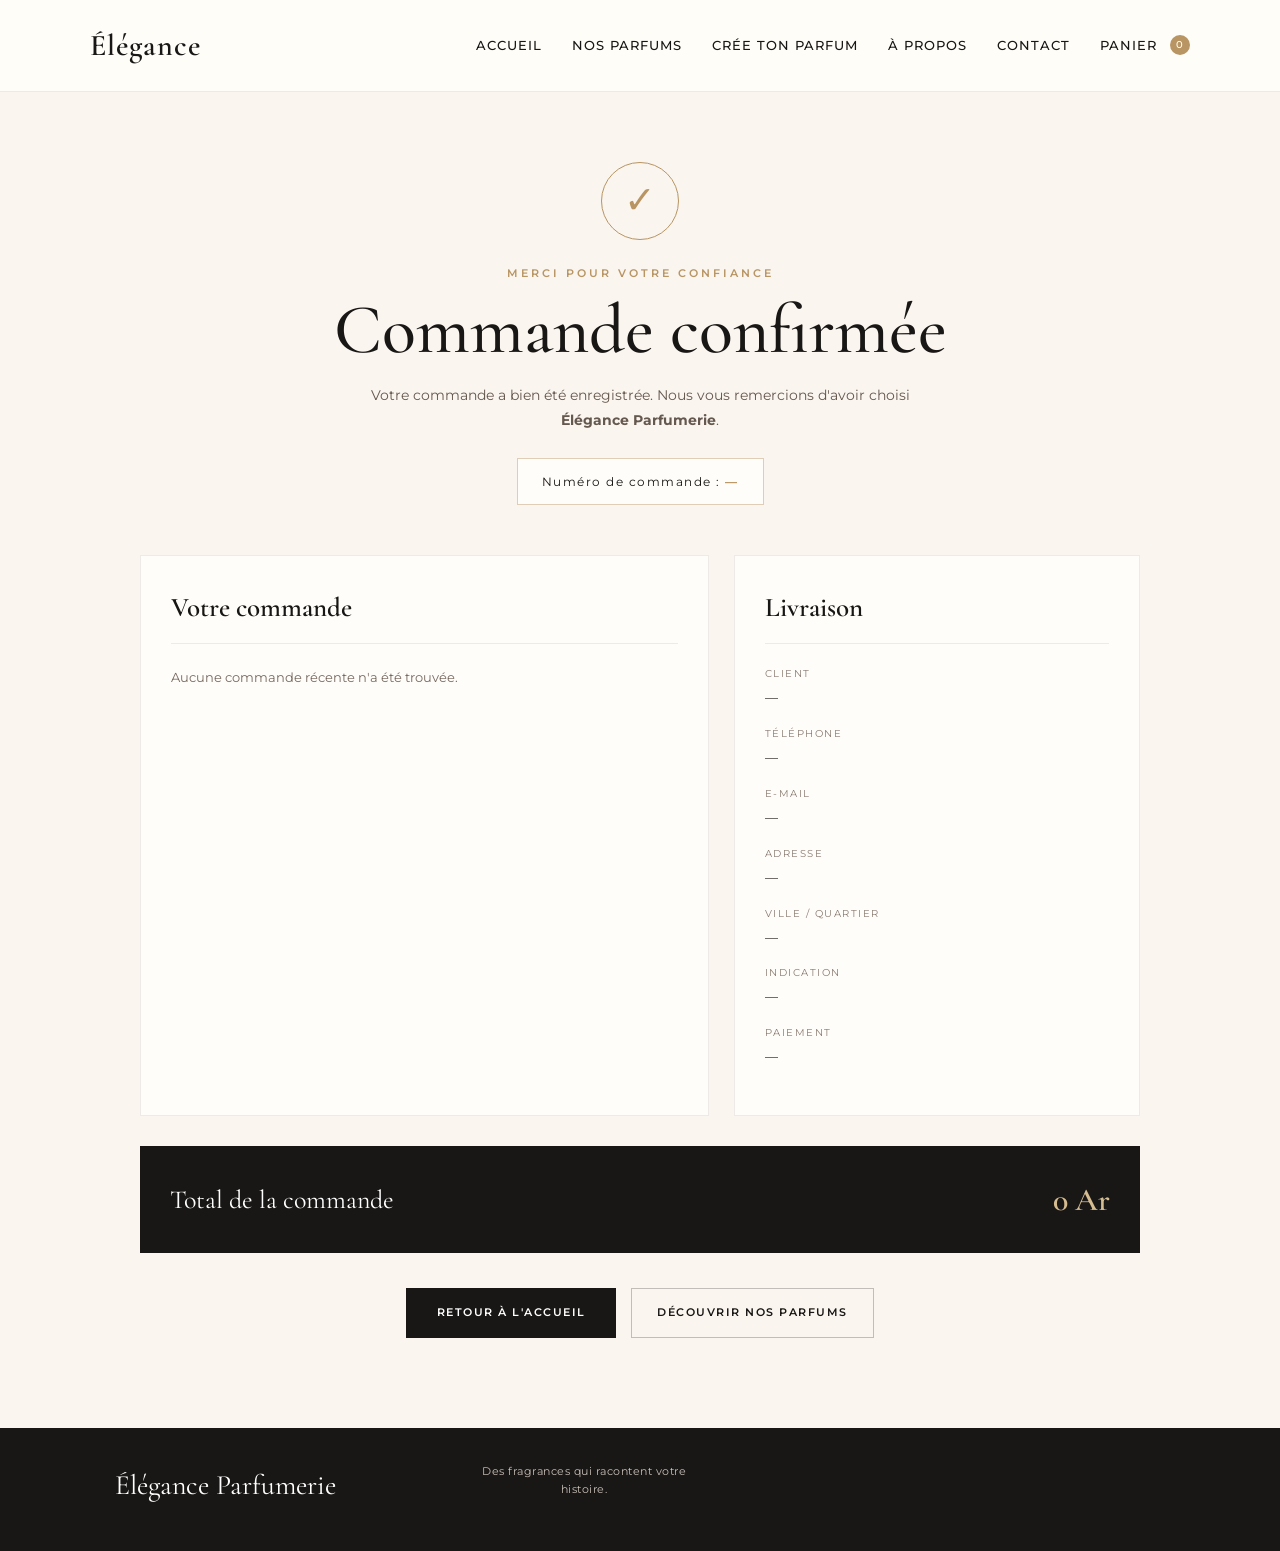
<file: confirmation.html>
<!DOCTYPE html>
<html lang="fr">
<head>
    <meta charset="UTF-8">
    <meta name="viewport" content="width=device-width, initial-scale=1.0">

    <title>Commande confirmée — Élégance Parfumerie</title>

    <!-- Polices -->
    <link rel="preconnect" href="https://fonts.googleapis.com">
    <link rel="preconnect" href="https://fonts.gstatic.com" crossorigin>

    <link href="https://fonts.googleapis.com/css2?family=Cormorant+Garamond:wght@400;500;600;700&family=Montserrat:wght@300;400;500;600&display=swap" rel="stylesheet">

    <!-- CSS principal -->
    <link rel="stylesheet" href="css/style.css">

    <style>
        /* =========================================================
           CONFIRMATION DE COMMANDE
           ÉLÉGANCE PARFUMERIE
           ========================================================= */

        * {
            box-sizing: border-box;
            margin: 0;
            padding: 0;
        }

        body {
            background: #faf5ef;
            color: #191715;
            font-family: "Montserrat", Arial, sans-serif;
        }

        /* ---------- NAVBAR ---------- */

        .navbar {
            width: 100%;
            padding: 22px 7%;
            display: flex;
            justify-content: space-between;
            align-items: center;
            background: rgba(255, 253, 249, 0.96);
            border-bottom: 1px solid rgba(25, 23, 21, 0.08);
        }

        .logo {
            text-decoration: none;
            color: #191715;
            font-family: "Cormorant Garamond", Georgia, serif;
            font-size: 30px;
            font-weight: 600;
            letter-spacing: 1px;
        }

        .navigation {
            display: flex;
            align-items: center;
            gap: 30px;
        }

        .navigation a,
        .cart-link {
            text-decoration: none;
            color: #191715;
            font-size: 13px;
            font-weight: 500;
            letter-spacing: 1px;
            transition: 0.3s;
        }

        .navigation a:hover,
        .cart-link:hover {
            color: #b89563;
        }

        .cart-link {
            position: relative;
        }

        .cart-count {
            display: inline-flex;
            justify-content: center;
            align-items: center;
            min-width: 20px;
            height: 20px;
            padding: 0 5px;
            margin-left: 5px;
            border-radius: 50%;
            background: #b89563;
            color: white;
            font-size: 10px;
        }

        /* ---------- PAGE ---------- */

        .confirmation-page {
            min-height: calc(100vh - 90px);
            padding: 70px 7% 90px;
        }

        .confirmation-container {
            max-width: 1000px;
            margin: auto;
        }

        /* ---------- SUCCESS ---------- */

        .success-box {
            text-align: center;
            margin-bottom: 50px;
        }

        .success-icon {
            width: 78px;
            height: 78px;
            margin: 0 auto 25px;
            border: 1px solid #b89563;
            border-radius: 50%;
            display: flex;
            justify-content: center;
            align-items: center;
            color: #b89563;
            font-family: "Cormorant Garamond", Georgia, serif;
            font-size: 38px;
        }

        .success-label {
            color: #b89563;
            font-size: 11px;
            letter-spacing: 3px;
            font-weight: 600;
            text-transform: uppercase;
            margin-bottom: 12px;
        }

        .success-box h1 {
            font-family: "Cormorant Garamond", Georgia, serif;
            font-size: clamp(42px, 6vw, 70px);
            font-weight: 500;
            line-height: 1;
            margin-bottom: 18px;
        }

        .success-message {
            max-width: 600px;
            margin: auto;
            color: #65584f;
            font-size: 14px;
            line-height: 1.8;
        }

        /* ---------- ORDER NUMBER ---------- */

        .order-number {
            display: inline-block;
            margin-top: 25px;
            padding: 13px 24px;
            border: 1px solid rgba(184, 149, 99, 0.45);
            background: #fffdf9;
            font-size: 12px;
            letter-spacing: 1.5px;
        }

        .order-number strong {
            color: #b89563;
        }

        /* ---------- CARDS ---------- */

        .confirmation-grid {
            display: grid;
            grid-template-columns: 1.4fr 1fr;
            gap: 25px;
            margin-bottom: 30px;
        }

        .confirmation-card {
            background: #fffdf9;
            border: 1px solid rgba(25, 23, 21, 0.08);
            padding: 30px;
        }

        .card-title {
            font-family: "Cormorant Garamond", Georgia, serif;
            font-size: 27px;
            font-weight: 600;
            margin-bottom: 22px;
            padding-bottom: 14px;
            border-bottom: 1px solid rgba(25, 23, 21, 0.08);
        }

        /* ---------- PRODUCTS ---------- */

        .order-product {
            display: flex;
            justify-content: space-between;
            align-items: center;
            gap: 20px;
            padding: 18px 0;
            border-bottom: 1px solid rgba(25, 23, 21, 0.07);
        }

        .order-product:last-child {
            border-bottom: none;
        }

        .product-info {
            flex: 1;
        }

        .product-name {
            font-family: "Cormorant Garamond", Georgia, serif;
            font-size: 22px;
            font-weight: 600;
            margin-bottom: 5px;
        }

        .product-format {
            color: #776960;
            font-size: 12px;
            letter-spacing: 0.5px;
        }

        .product-price {
            font-size: 13px;
            font-weight: 600;
            color: #b89563;
            white-space: nowrap;
        }

        /* ---------- INFORMATION ---------- */

        .info-line {
            margin-bottom: 18px;
        }

        .info-label {
            display: block;
            color: #8a7c72;
            font-size: 10px;
            letter-spacing: 1.5px;
            text-transform: uppercase;
            margin-bottom: 5px;
        }

        .info-value {
            color: #292522;
            font-size: 13px;
            line-height: 1.6;
        }

        /* ---------- TOTAL ---------- */

        .total-card {
            background: #191715;
            color: white;
            padding: 28px 30px;
            display: flex;
            justify-content: space-between;
            align-items: center;
            margin-bottom: 35px;
        }

        .total-label {
            font-family: "Cormorant Garamond", Georgia, serif;
            font-size: 26px;
        }

        .total-price {
            color: #d6bd91;
            font-family: "Cormorant Garamond", Georgia, serif;
            font-size: 32px;
            font-weight: 600;
        }

        /* ---------- BUTTONS ---------- */

        .confirmation-actions {
            display: flex;
            justify-content: center;
            gap: 15px;
            flex-wrap: wrap;
        }

        .btn {
            display: inline-flex;
            justify-content: center;
            align-items: center;
            min-width: 210px;
            padding: 15px 25px;
            text-decoration: none;
            font-size: 11px;
            font-weight: 600;
            letter-spacing: 1.5px;
            text-transform: uppercase;
            transition: 0.3s;
        }

        .btn-primary {
            background: #191715;
            color: white;
        }

        .btn-primary:hover {
            background: #b89563;
        }

        .btn-secondary {
            border: 1px solid rgba(25, 23, 21, 0.25);
            color: #191715;
            background: transparent;
        }

        .btn-secondary:hover {
            background: #efd6cc;
            border-color: #efd6cc;
        }

        /* ---------- FOOTER ---------- */

        .footer {
            background: #191715;
            color: white;
            text-align: center;
            padding: 35px 20px;
        }

        .footer-logo {
            font-family: "Cormorant Garamond", Georgia, serif;
            font-size: 28px;
            margin-bottom: 8px;
        }

        .footer p {
            color: #c7beb7;
            font-size: 11px;
            letter-spacing: 0.5px;
        }

        /* ---------- MOBILE ---------- */

        @media (max-width: 768px) {

            .navbar {
                padding: 18px 5%;
            }

            .logo {
                font-size: 25px;
            }

            .navigation {
                gap: 12px;
            }

            .navigation a {
                font-size: 10px;
            }

            .confirmation-page {
                padding: 50px 5% 65px;
            }

            .success-icon {
                width: 68px;
                height: 68px;
                font-size: 32px;
            }

            .confirmation-grid {
                grid-template-columns: 1fr;
            }

            .confirmation-card {
                padding: 23px;
            }

            .card-title {
                font-size: 25px;
            }

            .order-product {
                align-items: flex-start;
            }

            .product-name {
                font-size: 20px;
            }

            .total-card {
                padding: 22px;
            }

            .total-label {
                font-size: 23px;
            }

            .total-price {
                font-size: 27px;
            }

            .btn {
                width: 100%;
            }
        }
    </style>
</head>

<body>

    <!-- =========================================================
         NAVIGATION
         ========================================================= -->

    <header class="navbar">

        <a href="index.html" class="logo">
            Élégance
        </a>

        <nav class="navigation">
            <a href="index.html">Accueil</a>
            <a href="parfum.html">Nos parfums</a>
            <a href="createur.html">Crée ton parfum</a>
            <a href="apropos.html">À propos</a>
            <a href="contact.html">Contact</a>

            <a href="panier.html" class="cart-link">
                Panier
                <span class="cart-count" id="cart-count">0</span>
            </a>
        </nav>

    </header>


    <!-- =========================================================
         CONFIRMATION
         ========================================================= -->

    <main class="confirmation-page">

        <div class="confirmation-container">

            <!-- MESSAGE DE SUCCÈS -->

            <section class="success-box">

                <div class="success-icon">
                    ✓
                </div>

                <div class="success-label">
                    Merci pour votre confiance
                </div>

                <h1>
                    Commande confirmée
                </h1>

                <p class="success-message">
                    Votre commande a bien été enregistrée.
                    Nous vous remercions d'avoir choisi
                    <strong>Élégance Parfumerie</strong>.
                </p>

                <div class="order-number">
                    Numéro de commande :
                    <strong id="order-number">—</strong>
                </div>

            </section>


            <!-- =================================================
                 INFORMATIONS
                 ================================================= -->

            <div class="confirmation-grid">

                <!-- PRODUITS -->

                <section class="confirmation-card">

                    <h2 class="card-title">
                        Votre commande
                    </h2>

                    <div id="order-products">

                        <!-- Produits ajoutés automatiquement -->

                    </div>

                </section>


                <!-- CLIENT / LIVRAISON -->

                <section class="confirmation-card">

                    <h2 class="card-title">
                        Livraison
                    </h2>

                    <div class="info-line">
                        <span class="info-label">
                            Client
                        </span>

                        <div class="info-value" id="client-name">
                            —
                        </div>
                    </div>

                    <div class="info-line">
                        <span class="info-label">
                            Téléphone
                        </span>

                        <div class="info-value" id="client-phone">
                            —
                        </div>
                    </div>

                    <div class="info-line">
                        <span class="info-label">
                            E-mail
                        </span>

                        <div class="info-value" id="client-email">
                            —
                        </div>
                    </div>

                    <div class="info-line">
                        <span class="info-label">
                            Adresse
                        </span>

                        <div class="info-value" id="client-address">
                            —
                        </div>
                    </div>

                    <div class="info-line">
                        <span class="info-label">
                            Ville / quartier
                        </span>

                        <div class="info-value" id="client-location">
                            —
                        </div>
                    </div>

                    <div class="info-line">
                        <span class="info-label">
                            Indication
                        </span>

                        <div class="info-value" id="client-indication">
                            —
                        </div>
                    </div>

                    <div class="info-line">
                        <span class="info-label">
                            Paiement
                        </span>

                        <div class="info-value" id="payment-method">
                            —
                        </div>
                    </div>

                </section>

            </div>


            <!-- =================================================
                 TOTAL
                 ================================================= -->

            <div class="total-card">

                <div class="total-label">
                    Total de la commande
                </div>

                <div class="total-price" id="order-total">
                    0 Ar
                </div>

            </div>


            <!-- =================================================
                 ACTIONS
                 ================================================= -->

            <div class="confirmation-actions">

                <a href="index.html" class="btn btn-primary">
                    Retour à l'accueil
                </a>

                <a href="parfum.html" class="btn btn-secondary">
                    Découvrir nos parfums
                </a>

            </div>

        </div>

    </main>


    <!-- =========================================================
         FOOTER
         ========================================================= -->

    <footer class="footer">

        <div class="footer-logo">
            Élégance Parfumerie
        </div>

        <p>
            Des fragrances qui racontent votre histoire.
        </p>

    </footer>


    <!-- =========================================================
         JAVASCRIPT
         ========================================================= -->

    <script>

        document.addEventListener("DOMContentLoaded", function () {

            /* -----------------------------------------
               RÉCUPÉRATION DE LA DERNIÈRE COMMANDE
               ----------------------------------------- */

            const commandeJSON = localStorage.getItem("derniereCommande");

            if (!commandeJSON) {

                document.getElementById("order-number").textContent = "—";

                document.getElementById("order-products").innerHTML = `
                    <p style="color:#776960; font-size:13px; line-height:1.7;">
                        Aucune commande récente n'a été trouvée.
                    </p>
                `;

                return;
            }


            let commande;

            try {

                commande = JSON.parse(commandeJSON);

            } catch (error) {

                console.error("Erreur lors de la lecture de la commande :", error);

                return;
            }


            /* -----------------------------------------
               NUMÉRO DE COMMANDE
               ----------------------------------------- */

            let numeroCommande = commande.numeroCommande;

            if (!numeroCommande) {

                numeroCommande =
                    "EP-" +
                    Date.now().toString().slice(-8);

            }

            document.getElementById("order-number").textContent =
                numeroCommande;


            /* -----------------------------------------
               PRODUITS
               ----------------------------------------- */

            const productsContainer =
                document.getElementById("order-products");

            let produits =
                commande.produits ||
                commande.panier ||
                commande.items ||
                [];


            if (!Array.isArray(produits)) {
                produits = [];
            }


            if (produits.length === 0) {

                productsContainer.innerHTML = `
                    <p style="color:#776960; font-size:13px; line-height:1.7;">
                        Aucun produit à afficher.
                    </p>
                `;

            } else {

                productsContainer.innerHTML = "";

                produits.forEach(function (produit) {

                    const quantite =
                        Number(
                            produit.quantite ??
                            produit.nombre ??
                            1
                        );

                    const prix =
                        Number(produit.prix) || 0;

                    const sousTotal =
                        prix * quantite;

                    const format =
                        produit.format ||
                        "";

                    const personnalise =
                        produit.personnalise
                            ? "Parfum personnalisé"
                            : "Parfum";

                    const div =
                        document.createElement("div");

                    div.className = "order-product";

                    div.innerHTML = `
                        <div class="product-info">

                            <div class="product-name">
                                ${produit.nom || "Parfum"}
                            </div>

                            <div class="product-format">
                                ${personnalise}
                                ${format ? " • " + format : ""}
                                • Quantité : ${quantite}
                            </div>

                        </div>

                        <div class="product-price">
                            ${sousTotal.toLocaleString("fr-FR")} Ar
                        </div>
                    `;

                    productsContainer.appendChild(div);

                });

            }


            /* -----------------------------------------
               INFORMATIONS CLIENT
               ----------------------------------------- */

            const client =
                commande.client ||
                commande.coordonnees ||
                commande;


            document.getElementById("client-name").textContent =
                client.nom ||
                client.name ||
                "—";


            document.getElementById("client-phone").textContent =
                client.telephone ||
                client.phone ||
                "—";


            document.getElementById("client-email").textContent =
                client.email ||
                "—";


            /* -----------------------------------------
               LIVRAISON
               ----------------------------------------- */

            const livraison =
                commande.livraison ||
                commande.delivery ||
                commande;


            document.getElementById("client-address").textContent =
                livraison.adresse ||
                livraison.address ||
                "—";


            const ville =
                livraison.ville ||
                livraison.city ||
                "";


            const quartier =
                livraison.quartier ||
                livraison.district ||
                "";


            let locationText = "";

            if (ville) {
                locationText += ville;
            }

            if (quartier) {

                if (locationText) {
                    locationText += " — ";
                }

                locationText += quartier;
            }


            document.getElementById("client-location").textContent =
                locationText || "—";


            document.getElementById("client-indication").textContent =
                livraison.indication ||
                livraison.instructions ||
                "—";


            /* -----------------------------------------
               PAIEMENT
               ----------------------------------------- */

            const paiement =
                commande.paiement ||
                commande.payment ||
                commande.modePaiement ||
                commande.paymentMethod ||
                "—";


            document.getElementById("payment-method").textContent =
                paiement;


            /* -----------------------------------------
               TOTAL
               ----------------------------------------- */

            let total =
                Number(commande.total) ||
                Number(commande.montantTotal) ||
                0;


            if (!total && produits.length > 0) {

                total = produits.reduce(function (somme, produit) {

                    const prix =
                        Number(produit.prix) || 0;

                    const quantite =
                        Number(
                            produit.quantite ??
                            produit.nombre ??
                            1
                        );

                    return somme + prix * quantite;

                }, 0);

            }


            document.getElementById("order-total").textContent =
                total.toLocaleString("fr-FR") + " Ar";


            /* -----------------------------------------
               COMPTEUR PANIER
               ----------------------------------------- */

            const cartCount =
                document.getElementById("cart-count");

            if (cartCount) {

                cartCount.textContent = "0";

            }

        });

    </script>

</body>
</html>
</file>
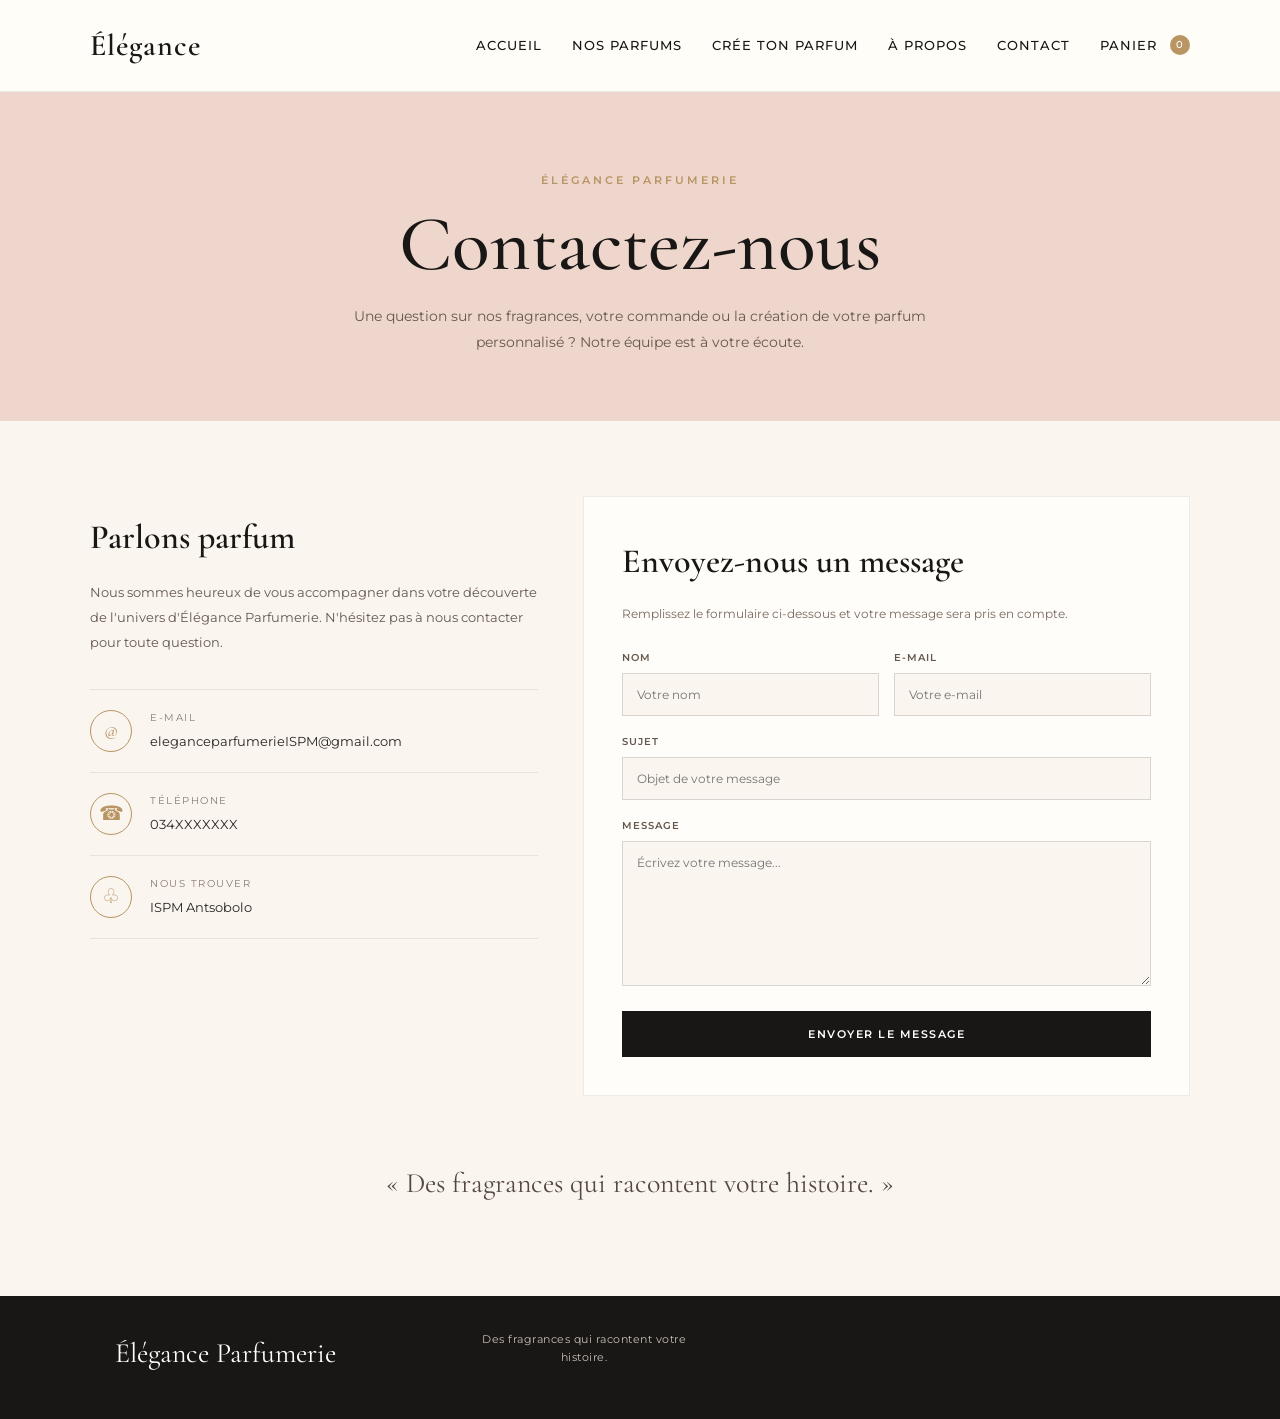
<file: contact.html>
<!DOCTYPE html>
<html lang="fr">
<head>
    <meta charset="UTF-8">
    <meta name="viewport" content="width=device-width, initial-scale=1.0">

    <title>Contact — Élégance Parfumerie</title>

    <!-- Polices -->
    <link rel="preconnect" href="https://fonts.googleapis.com">
    <link rel="preconnect" href="https://fonts.gstatic.com" crossorigin>

    <link href="https://fonts.googleapis.com/css2?family=Cormorant+Garamond:wght@400;500;600;700&family=Montserrat:wght@300;400;500;600&display=swap" rel="stylesheet">

    <!-- CSS principal -->
    <link rel="stylesheet" href="css/style.css">

    <style>

        /* =========================================================
           PAGE CONTACT
           ÉLÉGANCE PARFUMERIE
           ========================================================= */

        * {
            box-sizing: border-box;
            margin: 0;
            padding: 0;
        }

        body {
            background: #faf5ef;
            color: #191715;
            font-family: "Montserrat", Arial, sans-serif;
        }

        /* =========================================================
           NAVBAR
           ========================================================= */

        .navbar {
            width: 100%;
            padding: 22px 7%;
            display: flex;
            justify-content: space-between;
            align-items: center;
            background: rgba(255, 253, 249, 0.96);
            border-bottom: 1px solid rgba(25, 23, 21, 0.08);
        }

        .logo {
            text-decoration: none;
            color: #191715;
            font-family: "Cormorant Garamond", Georgia, serif;
            font-size: 30px;
            font-weight: 600;
            letter-spacing: 1px;
        }

        .navigation {
            display: flex;
            align-items: center;
            gap: 30px;
        }

        .navigation a,
        .cart-link {
            text-decoration: none;
            color: #191715;
            font-size: 13px;
            font-weight: 500;
            letter-spacing: 1px;
            transition: 0.3s;
        }

        .navigation a:hover,
        .cart-link:hover {
            color: #b89563;
        }

        .cart-link {
            position: relative;
        }

        .cart-count {
            display: inline-flex;
            justify-content: center;
            align-items: center;
            min-width: 20px;
            height: 20px;
            padding: 0 5px;
            margin-left: 5px;
            border-radius: 50%;
            background: #b89563;
            color: white;
            font-size: 10px;
        }

        /* =========================================================
           HERO CONTACT
           ========================================================= */

        .contact-hero {
            padding: 80px 7% 65px;
            text-align: center;
            background: #efd6cc;
        }

        .contact-eyebrow {
            color: #b89563;
            font-size: 11px;
            font-weight: 600;
            letter-spacing: 3px;
            text-transform: uppercase;
            margin-bottom: 15px;
        }

        .contact-hero h1 {
            font-family: "Cormorant Garamond", Georgia, serif;
            font-size: clamp(48px, 7vw, 78px);
            font-weight: 500;
            line-height: 1;
            margin-bottom: 20px;
        }

        .contact-hero p {
            max-width: 650px;
            margin: auto;
            color: #65584f;
            font-size: 14px;
            line-height: 1.9;
        }

        /* =========================================================
           CONTENU
           ========================================================= */

        .contact-section {
            padding: 75px 7% 90px;
        }

        .contact-container {
            max-width: 1100px;
            margin: auto;
            display: grid;
            grid-template-columns: 0.85fr 1.15fr;
            gap: 45px;
        }

        /* =========================================================
           INFORMATIONS
           ========================================================= */

        .contact-info {
            padding: 15px 0;
        }

        .contact-info h2,
        .contact-form h2 {
            font-family: "Cormorant Garamond", Georgia, serif;
            font-size: 34px;
            font-weight: 600;
            margin-bottom: 15px;
        }

        .contact-intro {
            color: #65584f;
            font-size: 13px;
            line-height: 1.9;
            margin-bottom: 35px;
        }

        .contact-item {
            display: flex;
            gap: 18px;
            align-items: flex-start;
            padding: 20px 0;
            border-bottom: 1px solid rgba(25, 23, 21, 0.08);
        }

        .contact-item:first-of-type {
            border-top: 1px solid rgba(25, 23, 21, 0.08);
        }

        .contact-icon {
            width: 42px;
            height: 42px;
            flex-shrink: 0;
            border: 1px solid #b89563;
            border-radius: 50%;
            display: flex;
            justify-content: center;
            align-items: center;
            color: #b89563;
            font-family: "Cormorant Garamond", Georgia, serif;
            font-size: 20px;
        }

        .contact-item-label {
            color: #8a7c72;
            font-size: 10px;
            letter-spacing: 1.5px;
            text-transform: uppercase;
            margin-bottom: 5px;
        }

        .contact-item-value {
            color: #292522;
            font-size: 13px;
            line-height: 1.6;
            word-break: break-word;
        }

        .contact-item-value a {
            color: #292522;
            text-decoration: none;
            transition: 0.3s;
        }

        .contact-item-value a:hover {
            color: #b89563;
        }

        /* =========================================================
           FORMULAIRE
           ========================================================= */

        .contact-form {
            background: #fffdf9;
            padding: 38px;
            border: 1px solid rgba(25, 23, 21, 0.08);
        }

        .form-intro {
            color: #776960;
            font-size: 12px;
            line-height: 1.7;
            margin-bottom: 25px;
        }

        .form-group {
            margin-bottom: 18px;
        }

        .form-row {
            display: grid;
            grid-template-columns: 1fr 1fr;
            gap: 15px;
        }

        .form-group label {
            display: block;
            margin-bottom: 7px;
            color: #65584f;
            font-size: 10px;
            font-weight: 600;
            letter-spacing: 1px;
            text-transform: uppercase;
        }

        .form-group input,
        .form-group textarea {
            width: 100%;
            border: 1px solid rgba(25, 23, 21, 0.15);
            background: #faf5ef;
            padding: 13px 14px;
            color: #191715;
            font-family: "Montserrat", Arial, sans-serif;
            font-size: 12px;
            outline: none;
            transition: 0.3s;
        }

        .form-group input:focus,
        .form-group textarea:focus {
            border-color: #b89563;
            background: #fffdf9;
        }

        .form-group textarea {
            min-height: 145px;
            resize: vertical;
        }

        .contact-submit {
            width: 100%;
            border: none;
            background: #191715;
            color: white;
            padding: 16px 25px;
            font-family: "Montserrat", Arial, sans-serif;
            font-size: 11px;
            font-weight: 600;
            letter-spacing: 1.5px;
            text-transform: uppercase;
            cursor: pointer;
            transition: 0.3s;
        }

        .contact-submit:hover {
            background: #b89563;
        }

        .form-message {
            display: none;
            margin-top: 18px;
            padding: 13px;
            background: #efd6cc;
            color: #55483f;
            text-align: center;
            font-size: 12px;
            line-height: 1.6;
        }

        /* =========================================================
           PETITE PHRASE
           ========================================================= */

        .contact-bottom {
            text-align: center;
            margin-top: 65px;
        }

        .contact-bottom p {
            font-family: "Cormorant Garamond", Georgia, serif;
            font-size: 28px;
            color: #55483f;
        }

        /* =========================================================
           FOOTER
           ========================================================= */

        .footer {
            background: #191715;
            color: white;
            text-align: center;
            padding: 35px 20px;
        }

        .footer-logo {
            font-family: "Cormorant Garamond", Georgia, serif;
            font-size: 28px;
            margin-bottom: 8px;
        }

        .footer p {
            color: #c7beb7;
            font-size: 11px;
            letter-spacing: 0.5px;
        }

        /* =========================================================
           MOBILE
           ========================================================= */

        @media (max-width: 768px) {

            .navbar {
                padding: 18px 5%;
            }

            .logo {
                font-size: 25px;
            }

            .navigation {
                gap: 12px;
            }

            .navigation a {
                font-size: 10px;
            }

            .contact-hero {
                padding: 60px 5% 50px;
            }

            .contact-section {
                padding: 50px 5% 65px;
            }

            .contact-container {
                grid-template-columns: 1fr;
                gap: 40px;
            }

            .contact-form {
                padding: 25px 20px;
            }

            .form-row {
                grid-template-columns: 1fr;
                gap: 0;
            }

            .contact-info h2,
            .contact-form h2 {
                font-size: 30px;
            }

            .contact-bottom {
                margin-top: 45px;
            }

            .contact-bottom p {
                font-size: 24px;
            }
        }

    </style>
</head>

<body>

    <!-- =========================================================
         NAVIGATION
         ========================================================= -->

    <header class="navbar">

        <a href="index.html" class="logo">
            Élégance
        </a>

        <nav class="navigation">

            <a href="index.html">
                Accueil
            </a>

            <a href="parfum.html">
                Nos parfums
            </a>

            <a href="createur.html">
                Crée ton parfum
            </a>

            <a href="apropos.html">
                À propos
            </a>

            <a href="contact.html">
                Contact
            </a>

            <a href="panier.html" class="cart-link">
                Panier
                <span class="cart-count" id="cart-count">0</span>
            </a>

        </nav>

    </header>


    <!-- =========================================================
         HERO
         ========================================================= -->

    <section class="contact-hero">

        <div class="contact-eyebrow">
            Élégance Parfumerie
        </div>

        <h1>
            Contactez-nous
        </h1>

        <p>
            Une question sur nos fragrances, votre commande ou la création
            de votre parfum personnalisé ? Notre équipe est à votre écoute.
        </p>

    </section>


    <!-- =========================================================
         CONTACT
         ========================================================= -->

    <main class="contact-section">

        <div class="contact-container">

            <!-- INFORMATIONS -->

            <section class="contact-info">

                <h2>
                    Parlons parfum
                </h2>

                <p class="contact-intro">
                    Nous sommes heureux de vous accompagner dans votre
                    découverte de l'univers d'Élégance Parfumerie.
                    N'hésitez pas à nous contacter pour toute question.
                </p>


                <!-- EMAIL -->

                <div class="contact-item">

                    <div class="contact-icon">
                        @
                    </div>

                    <div>

                        <div class="contact-item-label">
                            E-mail
                        </div>

                        <div class="contact-item-value">

                            <a href="mailto:eleganceparfumerieISPM@gmail.com">
                                eleganceparfumerieISPM@gmail.com
                            </a>

                        </div>

                    </div>

                </div>


                <!-- TELEPHONE -->

                <div class="contact-item">

                    <div class="contact-icon">
                        ☎
                    </div>

                    <div>

                        <div class="contact-item-label">
                            Téléphone
                        </div>

                        <div class="contact-item-value">

                            <a href="tel:034XXXXXXX">
                                034XXXXXXX
                            </a>

                        </div>

                    </div>

                </div>


                <!-- ADRESSE -->

                <div class="contact-item">

                    <div class="contact-icon">
                        ♧
                    </div>

                    <div>

                        <div class="contact-item-label">
                            Nous trouver
                        </div>

                        <div class="contact-item-value">
                            ISPM Antsobolo
                        </div>

                    </div>

                </div>

            </section>


            <!-- FORMULAIRE -->

            <section class="contact-form">

                <h2>
                    Envoyez-nous un message
                </h2>

                <p class="form-intro">
                    Remplissez le formulaire ci-dessous et votre message
                    sera pris en compte.
                </p>


                <form id="contactForm">

                    <div class="form-row">

                        <div class="form-group">

                            <label for="nom">
                                Nom
                            </label>

                            <input
                                type="text"
                                id="nom"
                                name="nom"
                                placeholder="Votre nom"
                                required
                            >

                        </div>


                        <div class="form-group">

                            <label for="email">
                                E-mail
                            </label>

                            <input
                                type="email"
                                id="email"
                                name="email"
                                placeholder="Votre e-mail"
                                required
                            >

                        </div>

                    </div>


                    <div class="form-group">

                        <label for="sujet">
                            Sujet
                        </label>

                        <input
                            type="text"
                            id="sujet"
                            name="sujet"
                            placeholder="Objet de votre message"
                            required
                        >

                    </div>


                    <div class="form-group">

                        <label for="message">
                            Message
                        </label>

                        <textarea
                            id="message"
                            name="message"
                            placeholder="Écrivez votre message..."
                            required
                        ></textarea>

                    </div>


                    <button
                        type="submit"
                        class="contact-submit"
                    >
                        Envoyer le message
                    </button>


                    <div
                        class="form-message"
                        id="formMessage"
                    >
                        Merci pour votre message.
                        Nous reviendrons vers vous prochainement.
                    </div>

                </form>

            </section>

        </div>


        <div class="contact-bottom">

            <p>
                « Des fragrances qui racontent votre histoire. »
            </p>

        </div>

    </main>


    <!-- =========================================================
         FOOTER
         ========================================================= -->

    <footer class="footer">

        <div class="footer-logo">
            Élégance Parfumerie
        </div>

        <p>
            Des fragrances qui racontent votre histoire.
        </p>

    </footer>


    <!-- =========================================================
         JAVASCRIPT DU FORMULAIRE
         ========================================================= -->

    <script>

        document
            .getElementById("contactForm")
            .addEventListener("submit", function(event) {

                event.preventDefault();

                const message =
                    document.getElementById("formMessage");

                message.style.display = "block";

                this.reset();

            });


        /* Compteur panier */

        const panier =
            JSON.parse(
                localStorage.getItem("panier")
            ) || [];

        const cartCount =
            document.getElementById("cart-count");

        if (cartCount) {

            const totalArticles =
                panier.reduce(function(total, produit) {

                    return total +
                        Number(
                            produit.quantite ??
                            produit.nombre ??
                            1
                        );

                }, 0);

            cartCount.textContent =
                totalArticles;

        }

    </script>

</body>
</html>
</file>
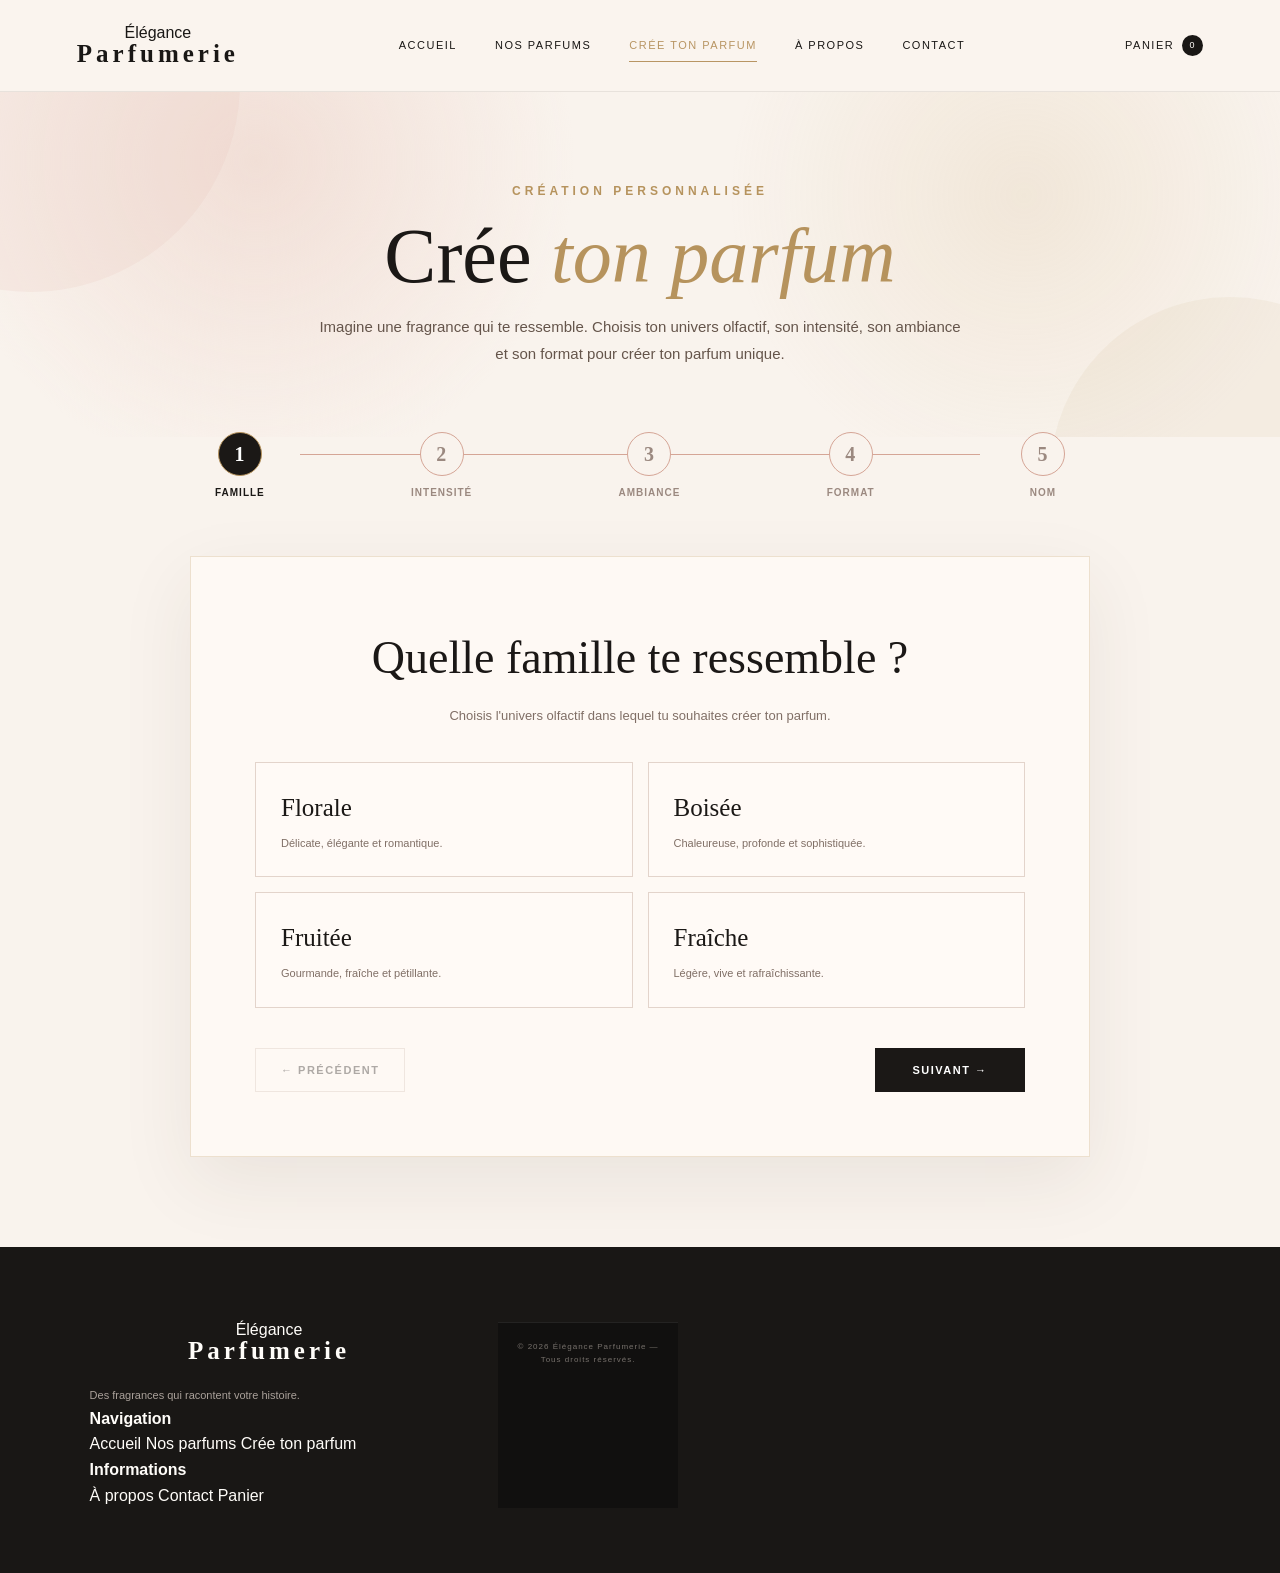
<file: createur.html>
<!DOCTYPE html>
<html lang="fr">
<head>
    <meta charset="UTF-8">
    <meta name="viewport" content="width=device-width, initial-scale=1.0">

    <title>Crée ton parfum | Élégance Parfumerie</title>

    <link rel="stylesheet" href="css/style.css">

    <style>
        /* =====================================================
           PAGE CRÉE TON PARFUM
        ===================================================== */

        .creator-page {
            background: #f9f3ed;
            min-height: 100vh;
        }

        /* HERO */
        .creator-hero {
            position: relative;
            padding: 90px 20px 70px;
            text-align: center;
            overflow: hidden;
            background:
                radial-gradient(circle at 20% 20%, rgba(239,216,207,.75), transparent 30%),
                radial-gradient(circle at 80% 30%, rgba(214,188,145,.22), transparent 28%),
                #f9f3ed;
        }

        .creator-hero::before {
            content: "";
            position: absolute;
            width: 420px;
            height: 420px;
            border-radius: 50%;
            background: rgba(231,195,183,.20);
            top: -220px;
            left: -180px;
        }

        .creator-hero::after {
            content: "";
            position: absolute;
            width: 360px;
            height: 360px;
            border-radius: 50%;
            background: rgba(182,147,93,.08);
            bottom: -220px;
            right: -130px;
        }

        .creator-hero-content {
            position: relative;
            z-index: 2;
            max-width: 850px;
            margin: auto;
        }

        .creator-eyebrow {
            display: block;
            margin-bottom: 18px;
            color: #b6935d;
            font-family: "Montserrat", Arial, sans-serif;
            font-size: 12px;
            font-weight: 600;
            letter-spacing: 4px;
            text-transform: uppercase;
        }

        .creator-hero h1 {
            margin: 0 0 20px;
            color: #1b1816;
            font-family: "Cormorant Garamond", Georgia, serif;
            font-size: clamp(48px, 7vw, 78px);
            font-weight: 500;
            line-height: .95;
        }

        .creator-hero h1 span {
            color: #b6935d;
            font-style: italic;
        }

        .creator-hero p {
            max-width: 650px;
            margin: auto;
            color: #65554b;
            font-family: "Montserrat", Arial, sans-serif;
            font-size: 15px;
            line-height: 1.8;
        }

        /* CONTENEUR */
        .creator-container {
            width: min(100% - 40px, 1050px);
            margin: 0 auto;
            padding-bottom: 90px;
        }

        /* PROGRESSION */
        .creator-progress {
            position: relative;
            display: flex;
            justify-content: space-between;
            max-width: 850px;
            margin: -5px auto 55px;
        }

        .creator-progress-line {
            position: absolute;
            top: 22px;
            left: 10%;
            right: 10%;
            height: 1px;
            background: #d5a596;
            z-index: 0;
        }

        .creator-step-indicator {
            position: relative;
            z-index: 1;
            display: flex;
            flex-direction: column;
            align-items: center;
            gap: 9px;
            color: #9b8980;
            font-family: "Montserrat", Arial, sans-serif;
            font-size: 10px;
            font-weight: 600;
            letter-spacing: 1px;
            text-transform: uppercase;
            text-align: center;
        }

        .creator-step-number {
            display: flex;
            align-items: center;
            justify-content: center;
            width: 44px;
            height: 44px;
            border: 1px solid #d5a596;
            border-radius: 50%;
            background: #f9f3ed;
            color: #9b8980;
            font-family: "Cormorant Garamond", Georgia, serif;
            font-size: 20px;
            transition: .3s ease;
        }

        .creator-step-indicator.active .creator-step-number {
            border-color: #b6935d;
            background: #1b1816;
            color: white;
        }

        .creator-step-indicator.active {
            color: #1b1816;
        }

        /* FORMULAIRE */
        .creator-card {
            max-width: 900px;
            margin: auto;
            padding: clamp(30px, 5vw, 65px);
            border: 1px solid rgba(182,147,93,.25);
            background: rgba(255,250,246,.9);
            box-shadow: 0 25px 70px rgba(70,45,35,.08);
        }

        .creator-step {
            display: none;
        }

        .creator-step.active {
            display: block;
            animation: creatorFade .45s ease;
        }

        @keyframes creatorFade {
            from {
                opacity: 0;
                transform: translateY(10px);
            }

            to {
                opacity: 1;
                transform: translateY(0);
            }
        }

        .creator-step-title {
            margin: 0 0 10px;
            color: #1b1816;
            font-family: "Cormorant Garamond", Georgia, serif;
            font-size: clamp(32px, 5vw, 46px);
            font-weight: 500;
            text-align: center;
        }

        .creator-step-description {
            max-width: 600px;
            margin: 0 auto 35px;
            color: #806f66;
            font-family: "Montserrat", Arial, sans-serif;
            font-size: 13px;
            line-height: 1.7;
            text-align: center;
        }

        /* OPTIONS */
        .creator-options {
            display: grid;
            grid-template-columns: repeat(2, 1fr);
            gap: 15px;
        }

        .creator-option {
            position: relative;
        }

        .creator-option input {
            position: absolute;
            opacity: 0;
            pointer-events: none;
        }

        .creator-option label {
            display: block;
            min-height: 110px;
            padding: 25px;
            border: 1px solid #e3d4cb;
            background: #fffaf6;
            cursor: pointer;
            transition: .3s ease;
        }

        .creator-option label:hover {
            border-color: #b6935d;
            transform: translateY(-2px);
            box-shadow: 0 10px 25px rgba(70,45,35,.07);
        }

        .creator-option input:checked + label {
            border-color: #b6935d;
            background: #f5e6df;
            box-shadow: inset 0 0 0 1px #b6935d;
        }

        .option-name {
            display: block;
            margin-bottom: 7px;
            color: #1b1816;
            font-family: "Cormorant Garamond", Georgia, serif;
            font-size: 25px;
        }

        .option-description {
            display: block;
            color: #806f66;
            font-family: "Montserrat", Arial, sans-serif;
            font-size: 11px;
            line-height: 1.5;
        }

        /* FORMAT */
        .format-options {
            grid-template-columns: repeat(4, 1fr);
        }

        .format-options .creator-option label {
            min-height: 150px;
            display: flex;
            flex-direction: column;
            justify-content: center;
            text-align: center;
        }

        .format-price {
            display: block;
            margin-top: 10px;
            color: #b6935d;
            font-family: "Montserrat", Arial, sans-serif;
            font-size: 12px;
            font-weight: 600;
        }

        /* NOM */
        .creator-name-box {
            max-width: 600px;
            margin: 35px auto 0;
        }

        .creator-name-box label {
            display: block;
            margin-bottom: 10px;
            color: #1b1816;
            font-family: "Montserrat", Arial, sans-serif;
            font-size: 11px;
            font-weight: 600;
            letter-spacing: 1.5px;
            text-transform: uppercase;
        }

        .creator-name-box input {
            width: 100%;
            box-sizing: border-box;
            padding: 18px 20px;
            border: 1px solid #d9c8be;
            outline: none;
            background: white;
            color: #1b1816;
            font-family: "Cormorant Garamond", Georgia, serif;
            font-size: 22px;
            transition: .3s ease;
        }

        .creator-name-box input:focus {
            border-color: #b6935d;
            box-shadow: 0 0 0 3px rgba(182,147,93,.10);
        }

        /* RÉSUMÉ */
        .creator-summary {
            margin-top: 45px;
            padding: 25px;
            border-top: 1px solid #e4d7d0;
            border-bottom: 1px solid #e4d7d0;
        }

        .creator-summary-title {
            margin-bottom: 18px;
            color: #b6935d;
            font-family: "Montserrat", Arial, sans-serif;
            font-size: 10px;
            font-weight: 600;
            letter-spacing: 2px;
            text-transform: uppercase;
        }

        .summary-row {
            display: flex;
            justify-content: space-between;
            gap: 20px;
            padding: 7px 0;
            color: #65554b;
            font-family: "Montserrat", Arial, sans-serif;
            font-size: 12px;
        }

        .summary-row strong {
            color: #1b1816;
            text-align: right;
        }

        /* BOUTONS */
        .creator-actions {
            display: flex;
            justify-content: space-between;
            gap: 15px;
            margin-top: 40px;
        }

        .creator-btn {
            min-width: 150px;
            padding: 15px 25px;
            border: 1px solid #1b1816;
            background: #1b1816;
            color: white;
            font-family: "Montserrat", Arial, sans-serif;
            font-size: 11px;
            font-weight: 600;
            letter-spacing: 1.5px;
            text-transform: uppercase;
            cursor: pointer;
            transition: .3s ease;
        }

        .creator-btn:hover {
            background: #b6935d;
            border-color: #b6935d;
        }

        .creator-btn.secondary {
            background: transparent;
            color: #1b1816;
            border-color: #d5c3b9;
        }

        .creator-btn.secondary:hover {
            background: #f5e6df;
            border-color: #b6935d;
        }

        .creator-btn:disabled {
            opacity: .35;
            cursor: not-allowed;
        }

        /* RESPONSIVE */
        @media (max-width: 750px) {
            .creator-hero {
                padding: 65px 20px 55px;
            }

            .creator-container {
                width: min(100% - 25px, 1050px);
            }

            .creator-progress {
                margin-bottom: 35px;
            }

            .creator-step-indicator {
                font-size: 8px;
                letter-spacing: .5px;
            }

            .creator-step-number {
                width: 38px;
                height: 38px;
            }

            .creator-progress-line {
                top: 19px;
            }

            .creator-options,
            .format-options {
                grid-template-columns: 1fr;
            }

            .format-options .creator-option label {
                min-height: auto;
                text-align: left;
                display: block;
            }

            .creator-actions {
                flex-direction: column-reverse;
            }

            .creator-btn {
                width: 100%;
            }
        }
    </style>
</head>

<body class="creator-page">

    <!-- ================= NAVIGATION ================= -->
    <header class="navbar">

        <a href="index.html" class="logo">
            Élégance
            <span>Parfumerie</span>
        </a>

        <nav class="navigation">
            <a href="index.html">Accueil</a>
            <a href="parfum.html">Nos parfums</a>
            <a href="createur.html" class="active">Crée ton parfum</a>
            <a href="apropos.html">À propos</a>
            <a href="contact.html">Contact</a>
        </nav>

        <a href="panier.html" class="cart-link">
            Panier
            <span class="cart-count" id="cart-count">0</span>
        </a>

    </header>


    <!-- ================= HERO ================= -->
    <section class="creator-hero">

        <div class="creator-hero-content">

            <span class="creator-eyebrow">
                Création personnalisée
            </span>

            <h1>
                Crée <span>ton parfum</span>
            </h1>

            <p>
                Imagine une fragrance qui te ressemble.
                Choisis ton univers olfactif, son intensité,
                son ambiance et son format pour créer ton parfum unique.
            </p>

        </div>

    </section>


    <!-- ================= CONTENU ================= -->
    <main class="creator-container">

        <!-- PROGRESSION -->
        <div class="creator-progress">

            <div class="creator-progress-line"></div>

            <div class="creator-step-indicator active" id="step-indicator-1">
                <div class="creator-step-number">1</div>
                <span>Famille</span>
            </div>

            <div class="creator-step-indicator" id="step-indicator-2">
                <div class="creator-step-number">2</div>
                <span>Intensité</span>
            </div>

            <div class="creator-step-indicator" id="step-indicator-3">
                <div class="creator-step-number">3</div>
                <span>Ambiance</span>
            </div>

            <div class="creator-step-indicator" id="step-indicator-4">
                <div class="creator-step-number">4</div>
                <span>Format</span>
            </div>

            <div class="creator-step-indicator" id="step-indicator-5">
                <div class="creator-step-number">5</div>
                <span>Nom</span>
            </div>

        </div>


        <!-- CARTE -->
        <section class="creator-card">


            <!-- ================= ÉTAPE 1 ================= -->
            <div class="creator-step active" id="step-1">

                <h2 class="creator-step-title">
                    Quelle famille te ressemble ?
                </h2>

                <p class="creator-step-description">
                    Choisis l'univers olfactif dans lequel tu souhaites créer ton parfum.
                </p>

                <div class="creator-options">

                    <div class="creator-option">
                        <input type="radio" id="famille-florale"
                               name="famille" value="Florale">
                        <label for="famille-florale">
                            <span class="option-name">Florale</span>
                            <span class="option-description">
                                Délicate, élégante et romantique.
                            </span>
                        </label>
                    </div>

                    <div class="creator-option">
                        <input type="radio" id="famille-boisee"
                               name="famille" value="Boisée">
                        <label for="famille-boisee">
                            <span class="option-name">Boisée</span>
                            <span class="option-description">
                                Chaleureuse, profonde et sophistiquée.
                            </span>
                        </label>
                    </div>

                    <div class="creator-option">
                        <input type="radio" id="famille-fruitee"
                               name="famille" value="Fruitée">
                        <label for="famille-fruitee">
                            <span class="option-name">Fruitée</span>
                            <span class="option-description">
                                Gourmande, fraîche et pétillante.
                            </span>
                        </label>
                    </div>

                    <div class="creator-option">
                        <input type="radio" id="famille-fraiche"
                               name="famille" value="Fraîche">
                        <label for="famille-fraiche">
                            <span class="option-name">Fraîche</span>
                            <span class="option-description">
                                Légère, vive et rafraîchissante.
                            </span>
                        </label>
                    </div>

                </div>

            </div>


            <!-- ================= ÉTAPE 2 ================= -->
            <div class="creator-step" id="step-2">

                <h2 class="creator-step-title">
                    Quelle intensité ?
                </h2>

                <p class="creator-step-description">
                    Détermine la présence et le caractère de ta fragrance.
                </p>

                <div class="creator-options">

                    <div class="creator-option">
                        <input type="radio" id="intensite-legere"
                               name="intensite" value="Légère">
                        <label for="intensite-legere">
                            <span class="option-name">Légère</span>
                            <span class="option-description">
                                Discrète et subtile, parfaite au quotidien.
                            </span>
                        </label>
                    </div>

                    <div class="creator-option">
                        <input type="radio" id="intensite-equilibree"
                               name="intensite" value="Équilibrée">
                        <label for="intensite-equilibree">
                            <span class="option-name">Équilibrée</span>
                            <span class="option-description">
                                Présente et élégante, sans être trop forte.
                            </span>
                        </label>
                    </div>

                    <div class="creator-option">
                        <input type="radio" id="intensite-intense"
                               name="intensite" value="Intense">
                        <label for="intensite-intense">
                            <span class="option-name">Intense</span>
                            <span class="option-description">
                                Puissante et affirmée, pour laisser une impression.
                            </span>
                        </label>
                    </div>

                </div>

            </div>


            <!-- ================= ÉTAPE 3 ================= -->
            <div class="creator-step" id="step-3">

                <h2 class="creator-step-title">
                    Quelle ambiance ?
                </h2>

                <p class="creator-step-description">
                    Choisis l'atmosphère que ton parfum doit évoquer.
                </p>

                <div class="creator-options">

                    <div class="creator-option">
                        <input type="radio" id="ambiance-romantique"
                               name="ambiance" value="Romantique">
                        <label for="ambiance-romantique">
                            <span class="option-name">Romantique</span>
                            <span class="option-description">
                                Douce, élégante et pleine de charme.
                            </span>
                        </label>
                    </div>

                    <div class="creator-option">
                        <input type="radio" id="ambiance-elegante"
                               name="ambiance" value="Élégante">
                        <label for="ambiance-elegante">
                            <span class="option-name">Élégante</span>
                            <span class="option-description">
                                Raffinée, chic et intemporelle.
                            </span>
                        </label>
                    </div>

                    <div class="creator-option">
                        <input type="radio" id="ambiance-dynamique"
                               name="ambiance" value="Dynamique">
                        <label for="ambiance-dynamique">
                            <span class="option-name">Dynamique</span>
                            <span class="option-description">
                                Énergique, fraîche et moderne.
                            </span>
                        </label>
                    </div>

                    <div class="creator-option">
                        <input type="radio" id="ambiance-sensuelle"
                               name="ambiance" value="Sensuelle">
                        <label for="ambiance-sensuelle">
                            <span class="option-name">Sensuelle</span>
                            <span class="option-description">
                                Mystérieuse, chaleureuse et captivante.
                            </span>
                        </label>
                    </div>

                </div>

            </div>


            <!-- ================= ÉTAPE 4 ================= -->
            <div class="creator-step" id="step-4">

                <h2 class="creator-step-title">
                    Choisis ton format
                </h2>

                <p class="creator-step-description">
                    Sélectionne le format qui correspond à ton envie.
                </p>

                <div class="creator-options format-options">

                    <div class="creator-option">
                        <input type="radio" id="format-5"
                               name="format" value="5 ml"
                               data-prix="10000">

                        <label for="format-5">
                            <span class="option-name">5 ml</span>
                            <span class="option-description">
                                Petit format à emporter.
                            </span>
                            <span class="format-price">10 000 Ar</span>
                        </label>
                    </div>

                    <div class="creator-option">
                        <input type="radio" id="format-10"
                               name="format" value="10 ml"
                               data-prix="18000">

                        <label for="format-10">
                            <span class="option-name">10 ml</span>
                            <span class="option-description">
                                Format pratique.
                            </span>
                            <span class="format-price">18 000 Ar</span>
                        </label>
                    </div>

                    <div class="creator-option">
                        <input type="radio" id="format-30"
                               name="format" value="30 ml"
                               data-prix="35000">

                        <label for="format-30">
                            <span class="option-name">30 ml</span>
                            <span class="option-description">
                                Format généreux.
                            </span>
                            <span class="format-price">35 000 Ar</span>
                        </label>
                    </div>

                    <div class="creator-option">
                        <input type="radio" id="format-50"
                               name="format" value="50 ml"
                               data-prix="50000">

                        <label for="format-50">
                            <span class="option-name">50 ml</span>
                            <span class="option-description">
                                Grand format.
                            </span>
                            <span class="format-price">50 000 Ar</span>
                        </label>
                    </div>

                </div>

            </div>


            <!-- ================= ÉTAPE 5 ================= -->
            <div class="creator-step" id="step-5">

                <h2 class="creator-step-title">
                    Donne-lui un nom
                </h2>

                <p class="creator-step-description">
                    Ton parfum est presque prêt. Donne-lui un nom qui te ressemble.
                </p>

                <div class="creator-name-box">

                    <label for="nom-parfum">
                        Nom de ton parfum
                    </label>

                    <input
                        type="text"
                        id="nom-parfum"
                        placeholder="Ex. Éclat de Rose"
                        maxlength="40"
                    >

                </div>


                <!-- RÉSUMÉ -->
                <div class="creator-summary">

                    <div class="creator-summary-title">
                        Résumé de ta création
                    </div>

                    <div class="summary-row">
                        <span>Famille</span>
                        <strong id="summary-famille">—</strong>
                    </div>

                    <div class="summary-row">
                        <span>Intensité</span>
                        <strong id="summary-intensite">—</strong>
                    </div>

                    <div class="summary-row">
                        <span>Ambiance</span>
                        <strong id="summary-ambiance">—</strong>
                    </div>

                    <div class="summary-row">
                        <span>Format</span>
                        <strong id="summary-format">—</strong>
                    </div>

                </div>

            </div>


            <!-- ================= ACTIONS ================= -->
            <div class="creator-actions">

                <button
                    type="button"
                    class="creator-btn secondary"
                    id="prevBtn"
                    disabled>
                    ← Précédent
                </button>

                <button
                    type="button"
                    class="creator-btn"
                    id="nextBtn">
                    Suivant →
                </button>

                <button
                    type="button"
                    class="creator-btn"
                    id="finishBtn"
                    style="display:none;">
                    Créer mon parfum
                </button>

            </div>

        </section>

    </main>


    <!-- ================= FOOTER ================= -->
    <footer class="footer">

        <div class="footer-content">

            <div class="footer-brand">
                <div class="logo">
                    Élégance
                    <span>Parfumerie</span>
                </div>

                <p>
                    Des fragrances qui racontent votre histoire.
                </p>
            </div>

            <div class="footer-links">

                <div>
                    <h4>Navigation</h4>
                    <a href="index.html">Accueil</a>
                    <a href="parfum.html">Nos parfums</a>
                    <a href="createur.html">Crée ton parfum</a>
                </div>

                <div>
                    <h4>Informations</h4>
                    <a href="apropos.html">À propos</a>
                    <a href="contact.html">Contact</a>
                    <a href="panier.html">Panier</a>
                </div>

            </div>

        </div>

        <div class="footer-bottom">
            © 2026 Élégance Parfumerie — Tous droits réservés.
        </div>

    </footer>


    <!-- SCRIPTS -->
    <script src="js/panier.js"></script>
    <script src="js/createur.js"></script>

</body>
</html>
</file>
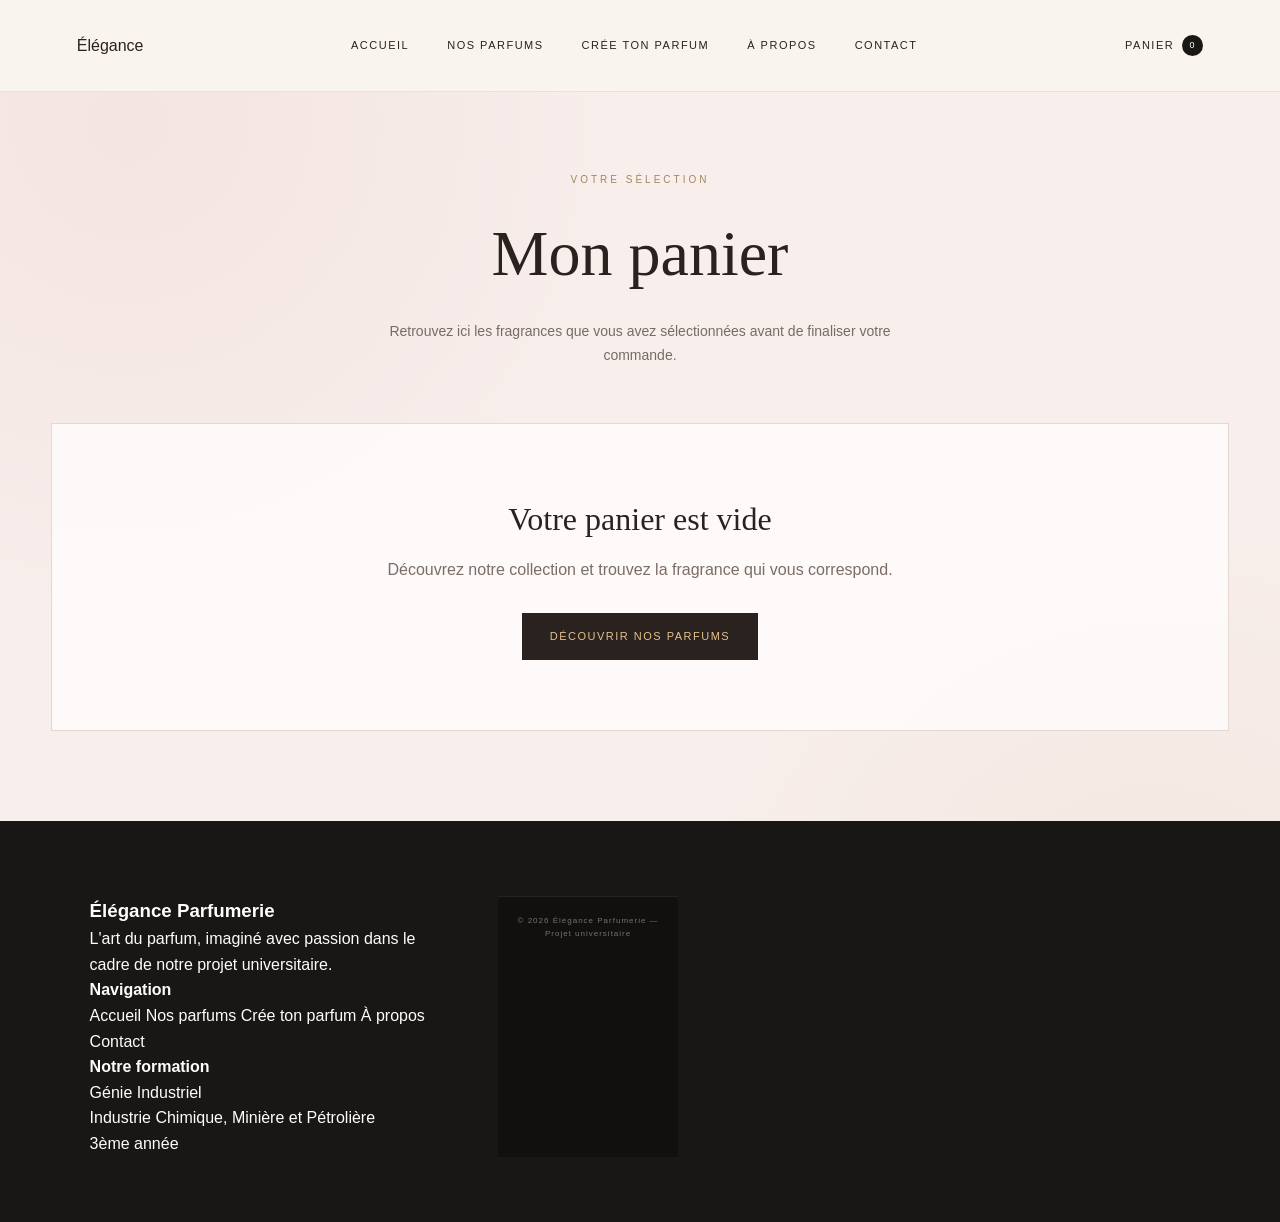
<file: panier.html>
<!DOCTYPE html>
<html lang="fr">

<head>

    <meta charset="UTF-8">

    <meta
        name="viewport"
        content="width=device-width, initial-scale=1.0"
    >

    <title>
        Mon panier — Élégance Parfumerie
    </title>

    <link
        rel="stylesheet"
        href="css/style.css"
    >


    <style>

        /* =====================================================
           PAGE PANIER
        ===================================================== */

        .cart-page {

            min-height: 100vh;

            background:
                radial-gradient(
                    circle at 10% 10%,
                    rgba(224, 190, 184, 0.20),
                    transparent 32%
                ),
                radial-gradient(
                    circle at 90% 80%,
                    rgba(198, 166, 116, 0.10),
                    transparent 32%
                ),
                #f8eeeb;

            color: #29221f;

        }


        /* =====================================================
           HERO PANIER
        ===================================================== */

        .cart-hero {

            text-align: center;

            padding:
                80px 20px
                55px;

        }


        .cart-eyebrow {

            display: block;

            color: #a7865d;

            font-size: 10px;

            letter-spacing: 3px;

            margin-bottom: 15px;

            text-transform: uppercase;

        }


        .cart-hero h1 {

            font-family:
                Georgia,
                "Times New Roman",
                serif;

            font-weight: 400;

            font-size: clamp(
                40px,
                6vw,
                64px
            );

            margin: 0 0 15px;

        }


        .cart-hero p {

            max-width: 520px;

            margin: 0 auto;

            color: #776b65;

            line-height: 1.7;

            font-size: 14px;

        }


        /* =====================================================
           CONTENEUR PRINCIPAL
        ===================================================== */

        .cart-container {

            width:
                min(1180px, 92%);

            margin:
                0 auto 90px;

        }


        /* =====================================================
           PANIER VIDE
        ===================================================== */

        #empty-cart {

            text-align: center;

            background: rgba(
                255,
                255,
                255,
                0.72
            );

            border:
                1px solid #e5d7d1;

            padding: 70px 30px;

        }


        #empty-cart h2 {

            font-family:
                Georgia,
                "Times New Roman",
                serif;

            font-size: 32px;

            font-weight: 400;

            margin:
                0 0 12px;

        }


        #empty-cart p {

            color: #7b6d66;

            margin-bottom: 30px;

        }


        .empty-cart-button {

            display: inline-block;

            text-decoration: none;

            background: #29221f;

            color: #e5c18c;

            padding:
                15px 28px;

            font-size: 11px;

            letter-spacing: 1.5px;

            text-transform: uppercase;

            transition: 0.3s;

        }


        .empty-cart-button:hover {

            background: #a7865d;

            color: white;

        }


        /* =====================================================
           LAYOUT PANIER
        ===================================================== */

        #cart-layout {

            display: grid;

            grid-template-columns:
                minmax(0, 1fr)
                350px;

            gap: 35px;

            align-items: start;

        }


        /* =====================================================
           PRODUITS
        ===================================================== */

        .cart-products {

            background: rgba(
                255,
                255,
                255,
                0.78
            );

            border:
                1px solid #e4d6d0;

            padding: 28px;

        }


        .cart-products-header {

            display: flex;

            align-items: center;

            justify-content: space-between;

            gap: 20px;

            padding-bottom: 22px;

            margin-bottom: 8px;

            border-bottom:
                1px solid #e5d9d4;

        }


        .cart-products-header h2 {

            font-family:
                Georgia,
                "Times New Roman",
                serif;

            font-size: 28px;

            font-weight: 400;

            margin: 0;

        }


        #cart-items-count {

            color: #8b7b73;

            font-size: 12px;

        }


        /* =====================================================
           ARTICLE
        ===================================================== */

        #cart-items {

            display: flex;

            flex-direction: column;

        }


        .cart-product-item {

            display: grid;

            grid-template-columns:
                110px
                minmax(0, 1fr)
                auto;

            align-items: center;

            gap: 25px;

            padding:
                25px 0;

            border-bottom:
                1px solid #e9dfdb;

        }


        .cart-product-item:last-child {

            border-bottom: none;

        }


        /* =====================================================
           VISUEL TEMPORAIRE
        ===================================================== */

        .cart-product-visual {

            width: 110px;

            height: 130px;

            display: flex;

            align-items: center;

            justify-content: center;

            background:
                linear-gradient(
                    145deg,
                    #f1ded9,
                    #e9c9c4
                );

            overflow: hidden;

        }


        .cart-mini-bottle {

            position: relative;

            width: 43px;

            height: 70px;

            border-radius:
                8px 8px 11px 11px;

            background:
                linear-gradient(
                    90deg,
                    #d5a8a0,
                    #f1d4cf,
                    #c99790
                );

            box-shadow:
                0 12px 20px
                rgba(75, 45, 40, 0.18);

        }


        .cart-mini-bottle::before {

            content: "";

            position: absolute;

            top: -13px;

            left: 13px;

            width: 17px;

            height: 14px;

            background: #29221f;

            border-radius:
                3px 3px 1px 1px;

        }


        .cart-mini-bottle::after {

            content: "";

            position: absolute;

            left: 7px;

            right: 7px;

            bottom: 22px;

            height: 17px;

            background:
                rgba(
                    255,
                    248,
                    242,
                    0.90
                );

            border:
                1px solid
                rgba(
                    167,
                    134,
                    93,
                    0.35
                );

        }


        /* =====================================================
           INFORMATIONS PRODUIT
        ===================================================== */

        .cart-product-info {

            min-width: 0;

        }


        .cart-product-info h3 {

            font-family:
                Georgia,
                "Times New Roman",
                serif;

            font-weight: 400;

            font-size: 22px;

            margin:
                0 0 8px;

        }


        .cart-product-info p {

            color: #83756f;

            font-size: 12px;

            margin:
                0 0 12px;

        }


        .cart-product-info strong {

            color: #a7865d;

            font-size: 14px;

        }


        .custom-label {

            display: inline-block;

            margin:
                0 0 10px;

            padding:
                5px 9px;

            background: #f1e6df;

            color: #8c704e;

            font-size: 9px;

            letter-spacing: 1px;

            text-transform: uppercase;

        }


        /* =====================================================
           ACTIONS
        ===================================================== */

        .cart-product-actions {

            display: flex;

            align-items: center;

            gap: 20px;

        }


        .quantity-control {

            display: flex;

            align-items: center;

            border:
                1px solid #ddd0ca;

            background: white;

        }


        .quantity-control button {

            width: 32px;

            height: 34px;

            border: none;

            background: transparent;

            color: #5d514c;

            cursor: pointer;

            font-size: 18px;

        }


        .quantity-control button:hover {

            background: #f4ebe7;

        }


        .quantity-control span {

            min-width: 32px;

            text-align: center;

            font-size: 12px;

        }


        .product-total {

            min-width: 90px;

            text-align: right;

            font-family:
                Georgia,
                "Times New Roman",
                serif;

            font-weight: 400;

        }


        .delete-product {

            border: none;

            background: transparent;

            color: #9b8981;

            cursor: pointer;

            font-size: 23px;

            line-height: 1;

        }


        .delete-product:hover {

            color: #29221f;

        }


        /* =====================================================
           RÉSUMÉ
        ===================================================== */

        .cart-summary {

            background: #29221f;

            color: white;

            padding: 32px;

            position: sticky;

            top: 25px;

        }


        .cart-summary h2 {

            font-family:
                Georgia,
                "Times New Roman",
                serif;

            font-size: 28px;

            font-weight: 400;

            margin:
                0 0 25px;

        }


        .summary-line {

            display: flex;

            align-items: center;

            justify-content: space-between;

            gap: 20px;

            padding:
                13px 0;

            border-bottom:
                1px solid
                rgba(
                    255,
                    255,
                    255,
                    0.10
                );

            color: #d4cbc6;

            font-size: 13px;

        }


        .summary-line strong {

            color: white;

            font-weight: 400;

        }


        .summary-total {

            display: flex;

            align-items: center;

            justify-content: space-between;

            gap: 20px;

            margin-top: 18px;

            padding-top: 20px;

            border-top:
                1px solid
                rgba(
                    229,
                    193,
                    140,
                    0.35
                );

        }


        .summary-total span {

            color: #e5c18c;

            font-size: 10px;

            letter-spacing: 2px;

        }


        #cart-total {

            color: #e5c18c;

            font-family:
                Georgia,
                "Times New Roman",
                serif;

            font-size: 25px;

            font-weight: 400;

        }


        #checkout-btn {

            display: block;

            width: 100%;

            box-sizing: border-box;

            margin-top: 25px;

            padding: 16px 20px;

            border:
                1px solid #e5c18c;

            background: #e5c18c;

            color: #29221f;

            text-align: center;

            text-decoration: none;

            cursor: pointer;

            font-size: 10px;

            letter-spacing: 1.8px;

            text-transform: uppercase;

            transition: 0.3s;

        }


        #checkout-btn:hover {

            background: transparent;

            color: #e5c18c;

        }


        .continue-shopping {

            display: block;

            text-align: center;

            margin-top: 18px;

            color: #c8bbb4;

            text-decoration: none;

            font-size: 11px;

        }


        .continue-shopping:hover {

            color: #e5c18c;

        }


        /* =====================================================
           RESPONSIVE
        ===================================================== */

        @media (max-width: 900px) {

            #cart-layout {

                grid-template-columns: 1fr;

            }


            .cart-summary {

                position: static;

            }

        }


        @media (max-width: 650px) {

            .cart-hero {

                padding:
                    55px 20px 40px;

            }


            .cart-products {

                padding: 20px;

            }


            .cart-products-header {

                align-items: flex-start;

                flex-direction: column;

            }


            .cart-product-item {

                grid-template-columns:
                    80px
                    minmax(0, 1fr);

                gap: 18px;

            }


            .cart-product-visual {

                width: 80px;

                height: 105px;

            }


            .cart-product-actions {

                grid-column:
                    1 / -1;

                justify-content:
                    space-between;

                width: 100%;

            }


            .product-total {

                margin-left: auto;

            }


            .cart-summary {

                padding: 25px;

            }

        }

    </style>

</head>


<body class="cart-page">


    <!-- =====================================================
         NAVBAR
    ====================================================== -->

    <header class="navbar">

        <div class="logo">

            <a href="index.html">
                Élégance
            </a>

        </div>


        <nav class="navigation">

            <a href="index.html">
                Accueil
            </a>

            <a href="parfum.html">
                Nos parfums
            </a>

            <a href="createur.html">
                Crée ton parfum
            </a>

            <a href="apropos.html">
                À propos
            </a>

            <a href="contact.html">
                Contact
            </a>

        </nav>


        <a
            href="panier.html"
            class="cart-link"
        >

            Panier

            <span
                class="cart-count"
                id="cart-count"
            >
                0
            </span>

        </a>

    </header>


    <!-- =====================================================
         HERO
    ====================================================== -->

    <section class="cart-hero">

        <span class="cart-eyebrow">
            Votre sélection
        </span>


        <h1>
            Mon panier
        </h1>


        <p>
            Retrouvez ici les fragrances que vous avez
            sélectionnées avant de finaliser votre commande.
        </p>

    </section>


    <!-- =====================================================
         CONTENU
    ====================================================== -->

    <main class="cart-container">


        <!-- PANIER VIDE -->

        <section
            id="empty-cart"
            style="display:none;"
        >

            <h2>
                Votre panier est vide
            </h2>

            <p>
                Découvrez notre collection et trouvez
                la fragrance qui vous correspond.
            </p>


            <a
                href="parfum.html"
                class="empty-cart-button"
            >
                Découvrir nos parfums
            </a>

        </section>


        <!-- PANIER AVEC PRODUITS -->

        <section
            id="cart-layout"
        >


            <!-- PRODUITS -->

            <div class="cart-products">


                <div class="cart-products-header">

                    <h2>
                        Votre sélection
                    </h2>


                    <span id="cart-items-count">
                        0 article
                    </span>

                </div>


                <div id="cart-items">

                    <!--
                        Les produits seront ajoutés
                        automatiquement par panier.js
                    -->

                </div>


            </div>


            <!-- RÉSUMÉ -->

            <aside class="cart-summary">


                <h2>
                    Résumé
                </h2>


                <div class="summary-line">

                    <span>
                        Quantité
                    </span>

                    <strong
                        id="summary-quantity"
                    >
                        0
                    </strong>

                </div>


                <div class="summary-line">

                    <span>
                        Sous-total
                    </span>

                    <strong
                        id="summary-subtotal"
                    >
                        0 Ar
                    </strong>

                </div>


                <div class="summary-line">

                    <span>
                        Livraison
                    </span>

                    <strong>
                        À déterminer
                    </strong>

                </div>


                <div class="summary-total">

                    <span>
                        TOTAL
                    </span>

                    <strong
                        id="cart-total"
                    >
                        0 Ar
                    </strong>

                </div>


                <button
                    type="button"
                    id="checkout-btn"
                >
                    Passer la commande
                </button>


                <a
                    href="parfum.html"
                    class="continue-shopping"
                >
                    ← Continuer mes achats
                </a>

            </aside>


        </section>


    </main>


    <!-- =====================================================
         FOOTER
    ====================================================== -->

    <footer class="footer">

        <div class="footer-content">


            <div>

                <h3>
                    Élégance Parfumerie
                </h3>

                <p>
                    L'art du parfum, imaginé avec passion
                    dans le cadre de notre projet universitaire.
                </p>

            </div>


            <div>

                <h4>
                    Navigation
                </h4>

                <a href="index.html">
                    Accueil
                </a>

                <a href="parfum.html">
                    Nos parfums
                </a>

                <a href="createur.html">
                    Crée ton parfum
                </a>

                <a href="apropos.html">
                    À propos
                </a>

                <a href="contact.html">
                    Contact
                </a>

            </div>


            <div>

                <h4>
                    Notre formation
                </h4>

                <p>
                    Génie Industriel
                </p>

                <p>
                    Industrie Chimique,
                    Minière et Pétrolière
                </p>

                <p>
                    3ème année
                </p>

            </div>


        </div>


        <div class="footer-bottom">

            © 2026 Élégance Parfumerie
            — Projet universitaire

        </div>

    </footer>


    <!-- =====================================================
         JAVASCRIPT
    ====================================================== -->

    <script src="js/panier.js"></script>


</body>

</html>
</file>
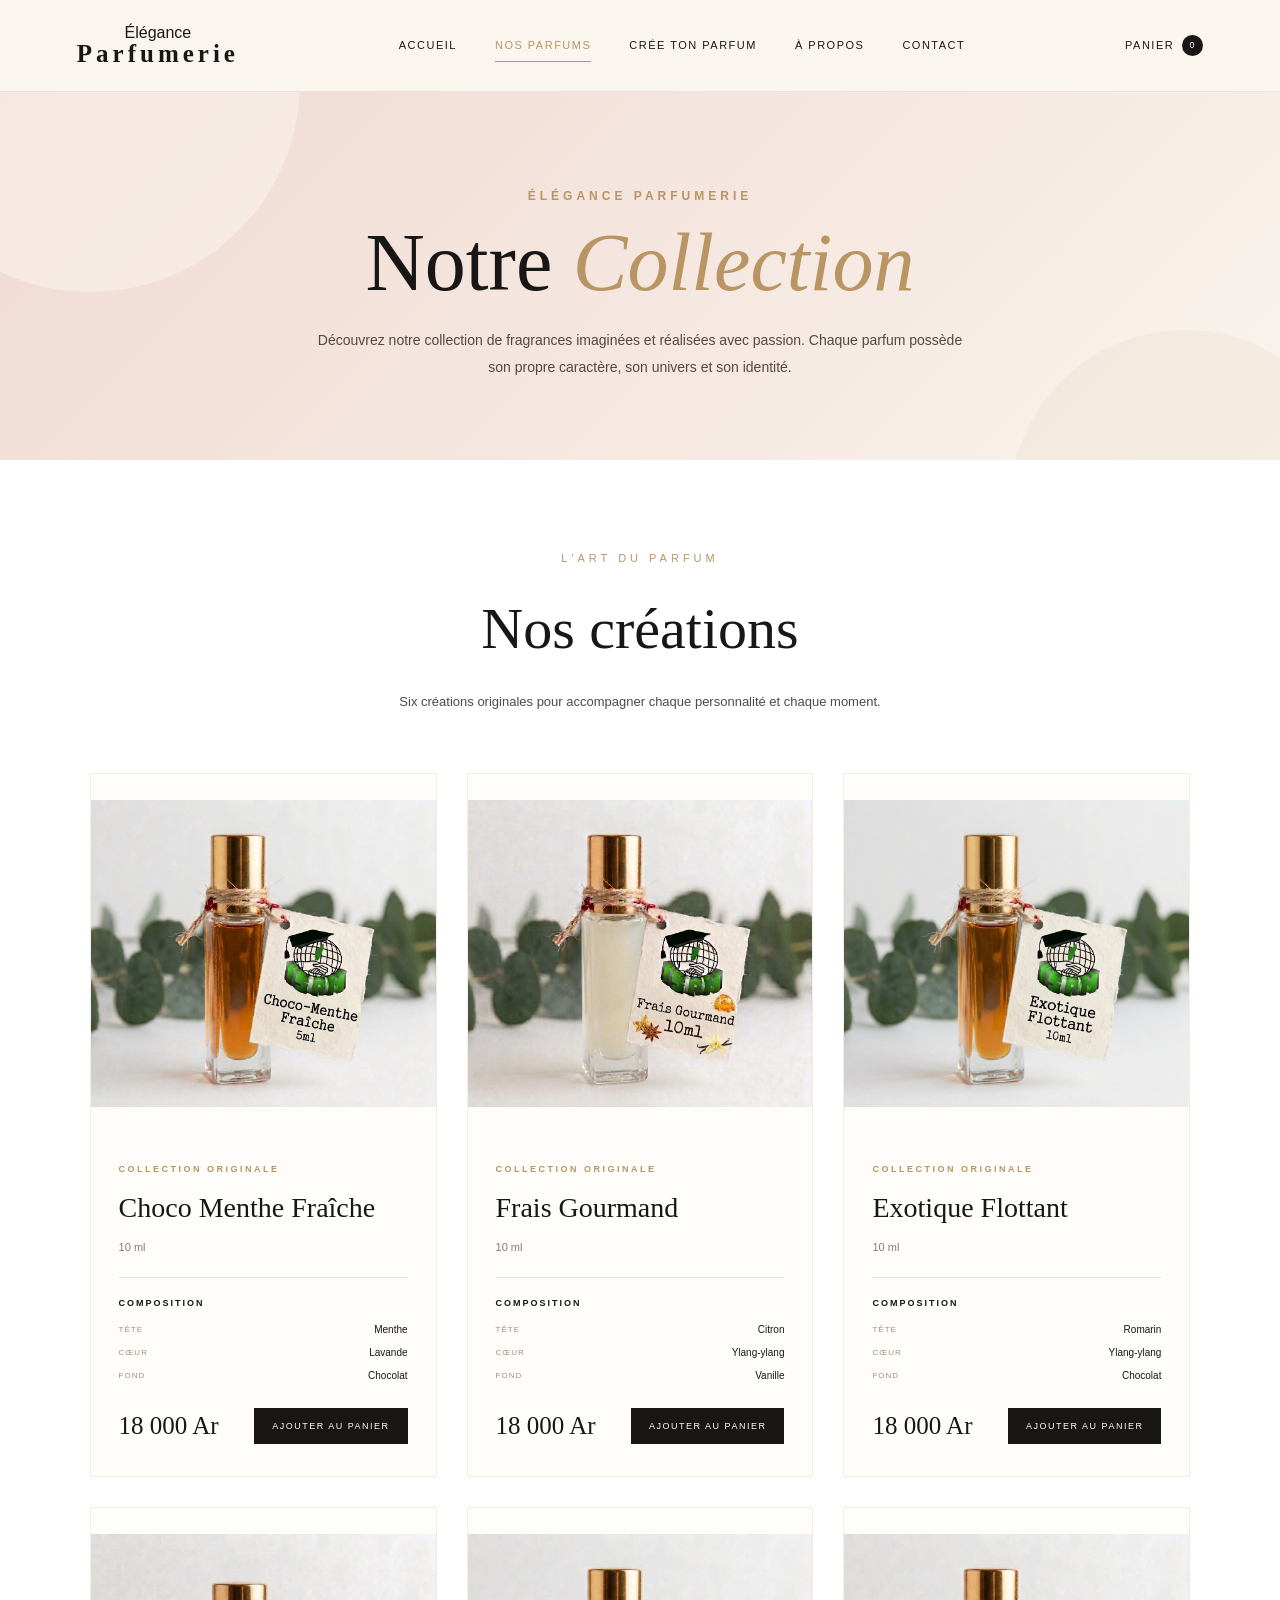
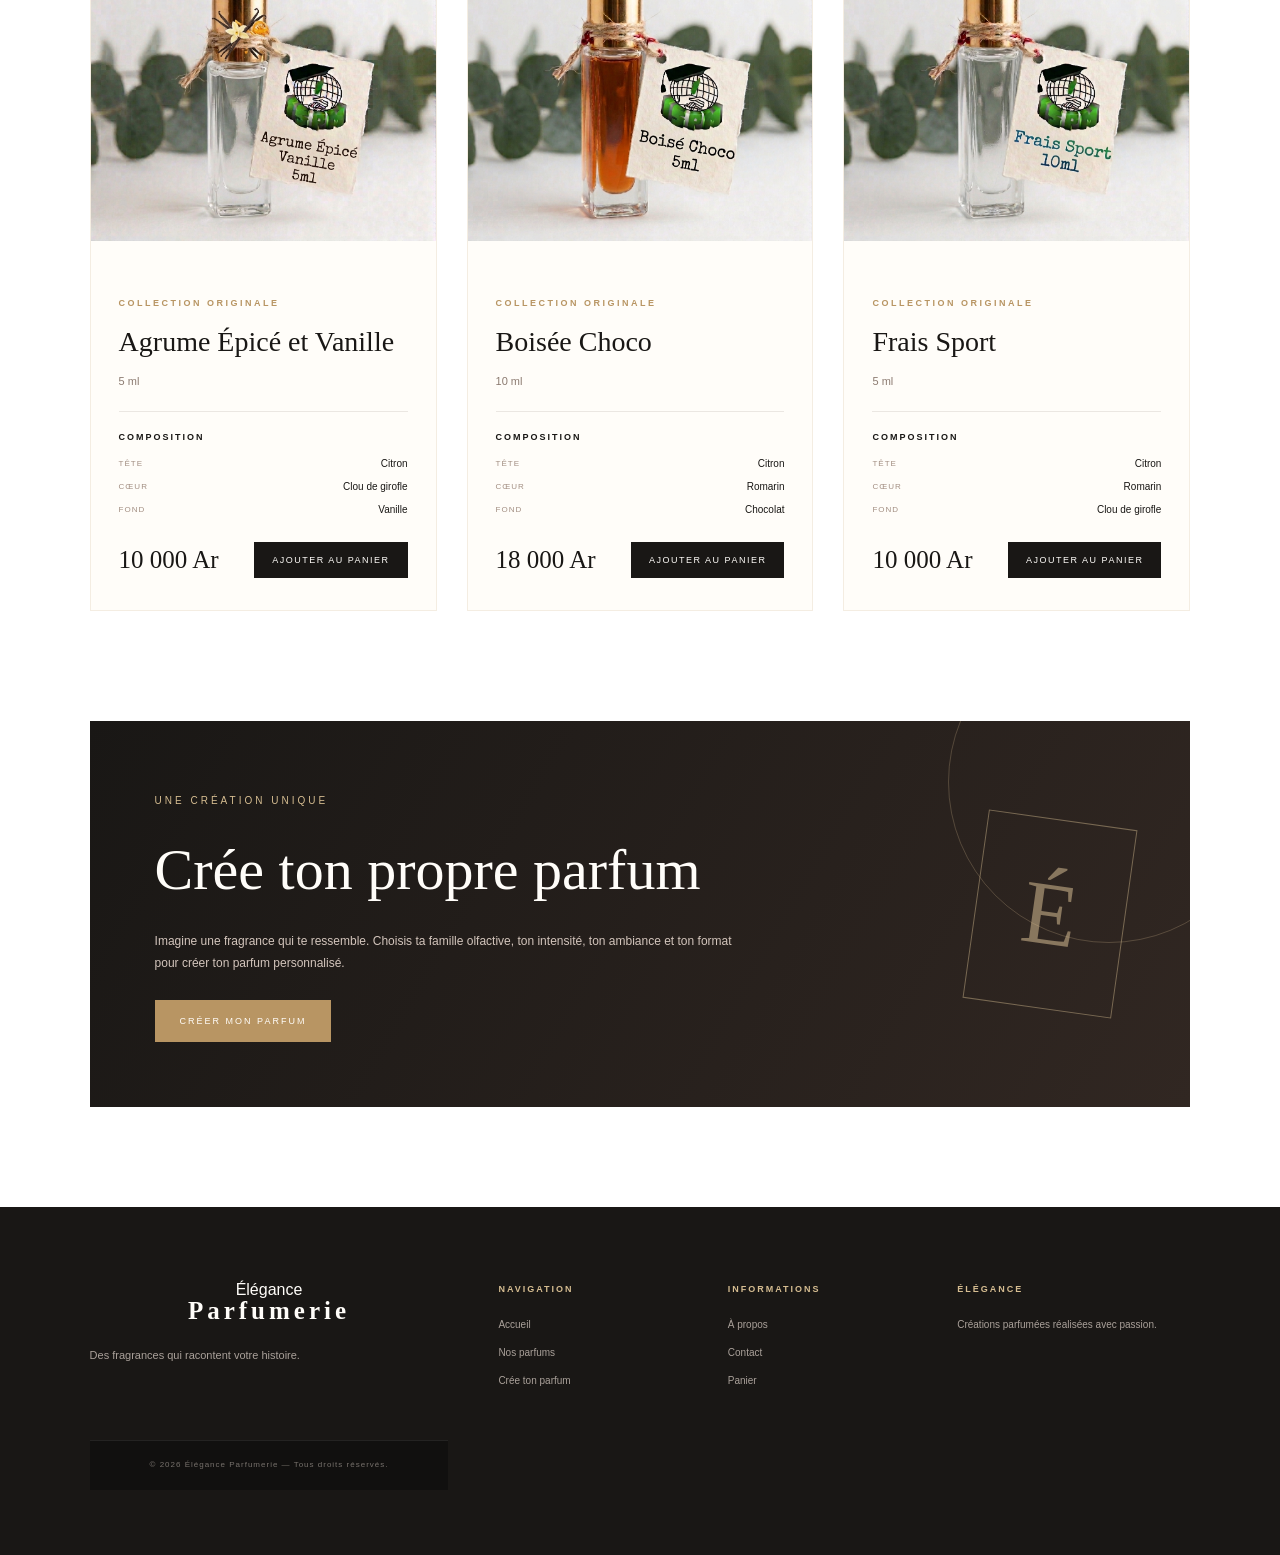
<file: parfum.html>
<!DOCTYPE html>
<html lang="fr">

<head>

    <meta charset="UTF-8">

    <meta name="viewport" content="width=device-width, initial-scale=1.0">

    <title>Nos Parfums | Élégance Parfumerie</title>

    <link rel="stylesheet" href="css/style.css">

    <style>

        /* =========================================================
           PAGE NOS PARFUMS
           Ces styles sont uniquement pour parfum.html
           ========================================================= */

        .perfumes-page {
            background: var(--cream2);
            min-height: 100vh;
        }


        /* =========================================================
           HERO DE LA PAGE
           ========================================================= */

        .perfumes-hero {
            background:
                linear-gradient(
                    135deg,
                    rgba(239, 216, 207, 0.95),
                    rgba(249, 243, 237, 0.98)
                );

            padding: 95px 7% 80px;

            text-align: center;

            position: relative;

            overflow: hidden;
        }


        .perfumes-hero::before {
            content: "";

            position: absolute;

            width: 420px;
            height: 420px;

            border-radius: 50%;

            background: rgba(255, 255, 255, 0.35);

            top: -220px;
            left: -120px;
        }


        .perfumes-hero::after {
            content: "";

            position: absolute;

            width: 350px;
            height: 350px;

            border-radius: 50%;

            background: rgba(214, 188, 145, 0.12);

            bottom: -220px;
            right: -80px;
        }


        .perfumes-hero-content {
            position: relative;

            z-index: 2;

            max-width: 850px;

            margin: 0 auto;
        }


        .perfumes-eyebrow {
            font-family: var(--sans);

            font-size: 12px;

            font-weight: 600;

            letter-spacing: 4px;

            color: var(--gold);

            margin-bottom: 18px;

            text-transform: uppercase;
        }


        .perfumes-hero h1 {
            font-family: var(--serif);

            font-size: clamp(48px, 7vw, 82px);

            font-weight: 500;

            color: var(--black);

            line-height: 0.95;

            margin: 0 0 25px;
        }


        .perfumes-hero h1 span {
            color: var(--gold);

            font-style: italic;
        }


        .perfumes-hero p {
            max-width: 650px;

            margin: 0 auto;

            font-family: var(--sans);

            font-size: 14px;

            line-height: 1.9;

            color: var(--brown);
        }


        /* =========================================================
           SECTION COLLECTION
           ========================================================= */

        .perfumes-collection {
            padding: 90px 7% 110px;

            max-width: 1400px;

            margin: auto;
        }


        .perfumes-heading {
            text-align: center;

            margin-bottom: 60px;
        }


        .perfumes-heading .small-title {
            display: block;

            font-family: var(--sans);

            font-size: 11px;

            letter-spacing: 4px;

            color: var(--gold);

            text-transform: uppercase;

            margin-bottom: 15px;
        }


        .perfumes-heading h2 {
            font-family: var(--serif);

            font-size: clamp(38px, 5vw, 58px);

            font-weight: 500;

            color: var(--black);

            margin: 0 0 15px;
        }


        .perfumes-heading p {
            font-family: var(--sans);

            color: var(--brown);

            font-size: 13px;

            line-height: 1.7;

            max-width: 600px;

            margin: auto;
        }


        /* =========================================================
           GRILLE
           ========================================================= */

        .perfumes-grid {
            display: grid;

            grid-template-columns: repeat(3, 1fr);

            gap: 30px;
        }


        /* =========================================================
           CARTE
           ========================================================= */

        .perfume-item {
            background: var(--white);

            border: 1px solid rgba(182, 147, 93, 0.15);

            transition:
                transform 0.35s ease,
                box-shadow 0.35s ease;

            overflow: hidden;
        }


        .perfume-item:hover {
            transform: translateY(-8px);

            box-shadow:
                0 20px 45px rgba(74, 55, 45, 0.10);
        }


        /* =========================================================
           IMAGE
           ========================================================= */

        .perfume-photo {
            height: 360px;

            background:
                linear-gradient(
                    145deg,
                    var(--cream),
                    var(--rose)
                );

            display: flex;

            justify-content: center;

            align-items: center;

            position: relative;

            overflow: hidden;
        }


        .perfume-photo::before {
            content: "";

            position: absolute;

            width: 260px;
            height: 260px;

            border-radius: 50%;

            background: rgba(255, 255, 255, 0.32);
        }


        /* =========================================================
           VRAIES PHOTOS DES PARFUMS
           ========================================================= */

        .perfume-real-photo {

            width: 100%;

            height: 100%;

            max-height: 360px;

            object-fit: contain;

            object-position: center;

            position: relative;

            z-index: 2;

            display: block;

            transition: transform 0.4s ease;
        }


        .perfume-item:hover .perfume-real-photo {
            transform: scale(1.04);
        }


        /* =========================================================
           ANCIENS STYLES DES BOUTEILLES
           Conservés pour ne rien casser dans le reste du code.
           ========================================================= */

        .temporary-bottle {
            position: relative;

            z-index: 2;

            width: 125px;

            height: 205px;

            border-radius: 14px 14px 20px 20px;

            background:
                linear-gradient(
                    90deg,
                    rgba(255,255,255,0.65),
                    rgba(255,255,255,0.15) 35%,
                    rgba(255,255,255,0.35) 70%,
                    rgba(255,255,255,0.75)
                );

            border: 1px solid rgba(255,255,255,0.75);

            box-shadow:
                0 25px 35px rgba(65, 45, 35, 0.18),
                inset 8px 0 12px rgba(255,255,255,0.35);
        }


        .temporary-bottle::before {
            content: "";

            position: absolute;

            width: 52px;
            height: 32px;

            left: 50%;

            transform: translateX(-50%);

            top: -30px;

            background:
                linear-gradient(
                    90deg,
                    #8c704b,
                    var(--gold-light),
                    #8c704b
                );

            border-radius: 4px 4px 2px 2px;
        }


        .temporary-bottle::after {
            content: "";

            position: absolute;

            width: 42px;
            height: 22px;

            left: 50%;

            transform: translateX(-50%);

            top: -49px;

            background: #29231f;

            border-radius: 3px 3px 1px 1px;
        }


        .temporary-label {
            position: absolute;

            left: 14px;
            right: 14px;

            top: 70px;

            padding: 14px 5px;

            background: rgba(255, 250, 246, 0.88);

            text-align: center;

            border: 1px solid rgba(182,147,93,0.45);
        }


        .temporary-label strong {
            display: block;

            font-family: var(--serif);

            font-size: 15px;

            font-weight: 500;

            color: var(--black);
        }


        .temporary-label small {
            display: block;

            font-family: var(--sans);

            font-size: 7px;

            letter-spacing: 2px;

            color: var(--gold);

            margin-top: 5px;
        }


        /* =========================================================
           COULEURS DES BOUTEILLES
           ========================================================= */

        .bottle-choco {
            background:
                linear-gradient(
                    90deg,
                    rgba(112, 74, 48, 0.72),
                    rgba(62, 39, 26, 0.95),
                    rgba(139, 91, 58, 0.72)
                );
        }


        .bottle-fraise {
            background:
                linear-gradient(
                    90deg,
                    rgba(245, 176, 180, 0.65),
                    rgba(220, 119, 128, 0.88),
                    rgba(250, 190, 193, 0.7)
                );
        }


        .bottle-exotique {
            background:
                linear-gradient(
                    90deg,
                    rgba(164, 181, 154, 0.65),
                    rgba(107, 130, 94, 0.88),
                    rgba(191, 203, 179, 0.7)
                );
        }


        .bottle-agrume {
            background:
                linear-gradient(
                    90deg,
                    rgba(239, 194, 92, 0.65),
                    rgba(218, 157, 42, 0.88),
                    rgba(248, 211, 116, 0.7)
                );
        }


        .bottle-boisee {
            background:
                linear-gradient(
                    90deg,
                    rgba(128, 102, 76, 0.68),
                    rgba(83, 63, 45, 0.92),
                    rgba(158, 130, 96, 0.7)
                );
        }


        .bottle-sport {
            background:
                linear-gradient(
                    90deg,
                    rgba(154, 205, 210, 0.65),
                    rgba(70, 154, 166, 0.9),
                    rgba(180, 224, 228, 0.72)
                );
        }


        /* =========================================================
           INFORMATIONS
           ========================================================= */

        .perfume-info {
            padding: 28px 28px 30px;
        }


        .perfume-category {
            font-family: var(--sans);

            font-size: 9px;

            font-weight: 600;

            letter-spacing: 2.5px;

            text-transform: uppercase;

            color: var(--gold);

            margin-bottom: 10px;
        }


        .perfume-info h3 {
            font-family: var(--serif);

            font-size: 28px;

            font-weight: 500;

            color: var(--black);

            margin: 0 0 8px;
        }


        .perfume-size {
            font-family: var(--sans);

            font-size: 11px;

            color: #8b7a70;

            margin-bottom: 20px;
        }


        /* =========================================================
           COMPOSITION
           ========================================================= */

        .composition {
            border-top:
                1px solid rgba(101, 85, 75, 0.13);

            padding-top: 18px;

            margin-bottom: 22px;
        }


        .composition-title {
            font-family: var(--sans);

            font-size: 9px;

            letter-spacing: 2px;

            text-transform: uppercase;

            color: var(--black);

            font-weight: 600;

            margin-bottom: 12px;
        }


        .composition-list {
            display: flex;

            flex-direction: column;

            gap: 7px;
        }


        .composition-line {
            display: flex;

            justify-content: space-between;

            align-items: center;

            font-family: var(--sans);

            font-size: 10px;

            color: var(--brown);
        }


        .composition-line span:first-child {
            color: #a28e82;

            text-transform: uppercase;

            letter-spacing: 1px;

            font-size: 8px;
        }


        .composition-line span:last-child {
            font-weight: 500;

            color: var(--black);
        }


        /* =========================================================
           PRIX + BOUTON
           ========================================================= */

        .perfume-bottom {
            display: flex;

            justify-content: space-between;

            align-items: center;

            gap: 15px;
        }


        .perfume-price {
            font-family: var(--serif);

            font-size: 25px;

            color: var(--black);

            white-space: nowrap;
        }


        .add-cart-btn {
            border: none;

            background: var(--black);

            color: var(--white);

            padding: 13px 18px;

            font-family: var(--sans);

            font-size: 9px;

            letter-spacing: 1.5px;

            text-transform: uppercase;

            cursor: pointer;

            transition: all 0.3s ease;
        }


        .add-cart-btn:hover {
            background: var(--gold);

            color: var(--white);
        }


        /* =========================================================
           SECTION CRÉATEUR
           ========================================================= */

        .perfumes-creator {
            margin: 0 7% 100px;

            padding: 65px;

            background:
                linear-gradient(
                    120deg,
                    var(--black),
                    #312722
                );

            display: flex;

            align-items: center;

            justify-content: space-between;

            gap: 50px;

            position: relative;

            overflow: hidden;
        }


        .perfumes-creator::after {
            content: "";

            position: absolute;

            width: 320px;
            height: 320px;

            border-radius: 50%;

            border:
                1px solid rgba(214, 188, 145, 0.25);

            right: -80px;

            top: -100px;
        }


        .creator-text {
            position: relative;

            z-index: 2;

            max-width: 700px;
        }


        .creator-text .small-title {
            font-family: var(--sans);

            font-size: 10px;

            letter-spacing: 3px;

            color: var(--gold-light);

            text-transform: uppercase;
        }


        .creator-text h2 {
            font-family: var(--serif);

            font-size: clamp(36px, 5vw, 58px);

            font-weight: 400;

            color: var(--white);

            margin: 12px 0 15px;
        }


        .creator-text p {
            font-family: var(--sans);

            font-size: 12px;

            line-height: 1.8;

            color: #d3c5bc;

            max-width: 600px;

            margin-bottom: 25px;
        }


        .creator-btn {
            display: inline-block;

            padding: 14px 25px;

            background: var(--gold);

            color: var(--white);

            text-decoration: none;

            font-family: var(--sans);

            font-size: 9px;

            letter-spacing: 2px;

            text-transform: uppercase;

            transition: 0.3s ease;
        }


        .creator-btn:hover {
            background: var(--gold-light);

            color: var(--black);
        }


        .creator-decoration {
            position: relative;

            z-index: 2;

            width: 150px;

            height: 190px;

            border:
                1px solid rgba(214, 188, 145, 0.45);

            transform: rotate(8deg);

            flex-shrink: 0;
        }


        .creator-decoration::before {
            content: "É";

            position: absolute;

            inset: 0;

            display: flex;

            justify-content: center;

            align-items: center;

            font-family: var(--serif);

            font-size: 90px;

            color: rgba(214, 188, 145, 0.55);
        }


        /* =========================================================
           RESPONSIVE
           ========================================================= */

        @media (max-width: 1050px) {

            .perfumes-grid {
                grid-template-columns: repeat(2, 1fr);
            }

            .perfumes-creator {
                padding: 50px;
            }

        }


        @media (max-width: 700px) {

            .perfumes-hero {
                padding: 70px 6% 60px;
            }


            .perfumes-collection {
                padding: 65px 6% 80px;
            }


            .perfumes-grid {
                grid-template-columns: 1fr;

                gap: 25px;
            }


            .perfume-photo {
                height: 330px;
            }


            .perfumes-creator {
                margin: 0 6% 70px;

                padding: 40px 28px;
            }


            .creator-decoration {
                display: none;
            }


            .perfume-info {
                padding: 24px;
            }

        }


        @media (max-width: 450px) {

            .perfume-bottom {
                flex-direction: column;

                align-items: stretch;
            }


            .perfume-price {
                text-align: center;
            }


            .add-cart-btn {
                width: 100%;
            }

        }

    </style>

</head>


<body class="perfumes-page">


    <!-- =========================================================
         NAVIGATION
         ========================================================= -->

    <header class="navbar">

        <a href="index.html" class="logo">

            Élégance

            <span>Parfumerie</span>

        </a>


        <nav class="navigation">

            <a href="index.html">
                Accueil
            </a>

            <a href="parfum.html" class="active">
                Nos parfums
            </a>

            <a href="createur.html">
                Crée ton parfum
            </a>

            <a href="apropos.html">
                À propos
            </a>

            <a href="contact.html">
                Contact
            </a>

        </nav>


        <a href="panier.html" class="cart-link">

            Panier

            <span class="cart-count" id="cart-count">
                0
            </span>

        </a>

    </header>



    <!-- =========================================================
         HERO
         ========================================================= -->

    <section class="perfumes-hero">

        <div class="perfumes-hero-content">

            <div class="perfumes-eyebrow">
                Élégance Parfumerie
            </div>


            <h1>
                Notre <span>Collection</span>
            </h1>


            <p>
                Découvrez notre collection de fragrances imaginées et réalisées
                avec passion. Chaque parfum possède son propre caractère,
                son univers et son identité.
            </p>

        </div>

    </section>



    <!-- =========================================================
         COLLECTION
         ========================================================= -->

    <main class="perfumes-collection">


        <div class="perfumes-heading">

            <span class="small-title">
                L'art du parfum
            </span>


            <h2>
                Nos créations
            </h2>


            <p>
                Six créations originales pour accompagner chaque personnalité
                et chaque moment.
            </p>

        </div>



        <div class="perfumes-grid">


            <!-- =================================================
                 1. CHOCO MENTHE FRAÎCHE
                 ================================================= -->

            <article class="perfume-item">

                <div class="perfume-photo">

                    <img
                        src="images/choco_menthe.JPG"
                        alt="Choco Menthe Fraîche"
                        class="perfume-real-photo"
                    >

                </div>


                <div class="perfume-info">

                    <div class="perfume-category">
                        Collection originale
                    </div>


                    <h3>
                        Choco Menthe Fraîche
                    </h3>


                    <div class="perfume-size">
                        10 ml
                    </div>


                    <div class="composition">

                        <div class="composition-title">
                            Composition
                        </div>


                        <div class="composition-list">

                            <div class="composition-line">

                                <span>
                                    Tête
                                </span>

                                <span>
                                    Menthe
                                </span>

                            </div>


                            <div class="composition-line">

                                <span>
                                    Cœur
                                </span>

                                <span>
                                    Lavande
                                </span>

                            </div>


                            <div class="composition-line">

                                <span>
                                    Fond
                                </span>

                                <span>
                                    Chocolat
                                </span>

                            </div>

                        </div>

                    </div>


                    <div class="perfume-bottom">

                        <div class="perfume-price">
                            18 000 Ar
                        </div>


                        <button
                            class="add-cart-btn"
                            onclick="ajouterAuPanier('Choco Menthe Fraîche', '10 ml', 18000)"
                        >
                            Ajouter au panier
                        </button>

                    </div>

                </div>

            </article>



            <!-- =================================================
                 2. FRAIS GOURMAND
                 ================================================= -->

            <article class="perfume-item">

                <div class="perfume-photo">

                    <img
                        src="images/frais_gourmand.JPG"
                        alt="Frais Gourmand"
                        class="perfume-real-photo"
                    >

                </div>


                <div class="perfume-info">

                    <div class="perfume-category">
                        Collection originale
                    </div>


                    <h3>
                        Frais Gourmand
                    </h3>


                    <div class="perfume-size">
                        10 ml
                    </div>


                    <div class="composition">

                        <div class="composition-title">
                            Composition
                        </div>


                        <div class="composition-list">

                            <div class="composition-line">

                                <span>
                                    Tête
                                </span>

                                <span>
                                    Citron
                                </span>

                            </div>


                            <div class="composition-line">

                                <span>
                                    Cœur
                                </span>

                                <span>
                                    Ylang-ylang
                                </span>

                            </div>


                            <div class="composition-line">

                                <span>
                                    Fond
                                </span>

                                <span>
                                    Vanille
                                </span>

                            </div>

                        </div>

                    </div>


                    <div class="perfume-bottom">

                        <div class="perfume-price">
                            18 000 Ar
                        </div>


                        <button
                            class="add-cart-btn"
                            onclick="ajouterAuPanier('Frais Gourmand', '10 ml', 18000)"
                        >
                            Ajouter au panier
                        </button>

                    </div>

                </div>

            </article>



            <!-- =================================================
                 3. EXOTIQUE FLOTTANT
                 ================================================= -->

            <article class="perfume-item">

                <div class="perfume-photo">

                    <img
                        src="images/exotique_flottant.JPG"
                        alt="Exotique Flottant"
                        class="perfume-real-photo"
                    >

                </div>


                <div class="perfume-info">

                    <div class="perfume-category">
                        Collection originale
                    </div>


                    <h3>
                        Exotique Flottant
                    </h3>


                    <div class="perfume-size">
                        10 ml
                    </div>


                    <div class="composition">

                        <div class="composition-title">
                            Composition
                        </div>


                        <div class="composition-list">

                            <div class="composition-line">

                                <span>
                                    Tête
                                </span>

                                <span>
                                    Romarin
                                </span>

                            </div>


                            <div class="composition-line">

                                <span>
                                    Cœur
                                </span>

                                <span>
                                    Ylang-ylang
                                </span>

                            </div>


                            <div class="composition-line">

                                <span>
                                    Fond
                                </span>

                                <span>
                                    Chocolat
                                </span>

                            </div>

                        </div>

                    </div>


                    <div class="perfume-bottom">

                        <div class="perfume-price">
                            18 000 Ar
                        </div>


                        <button
                            class="add-cart-btn"
                            onclick="ajouterAuPanier('Exotique Flottant', '10 ml', 18000)"
                        >
                            Ajouter au panier
                        </button>

                    </div>

                </div>

            </article>



            <!-- =================================================
                 4. AGRUME ÉPICÉ ET VANILLE
                 ================================================= -->

            <article class="perfume-item">

                <div class="perfume-photo">

                    <img
                        src="images/agrume_epice_vanille.JPG"
                        alt="Agrume Épicé et Vanille"
                        class="perfume-real-photo"
                    >

                </div>


                <div class="perfume-info">

                    <div class="perfume-category">
                        Collection originale
                    </div>


                    <h3>
                        Agrume Épicé et Vanille
                    </h3>


                    <div class="perfume-size">
                        5 ml
                    </div>


                    <div class="composition">

                        <div class="composition-title">
                            Composition
                        </div>


                        <div class="composition-list">

                            <div class="composition-line">

                                <span>
                                    Tête
                                </span>

                                <span>
                                    Citron
                                </span>

                            </div>


                            <div class="composition-line">

                                <span>
                                    Cœur
                                </span>

                                <span>
                                    Clou de girofle
                                </span>

                            </div>


                            <div class="composition-line">

                                <span>
                                    Fond
                                </span>

                                <span>
                                    Vanille
                                </span>

                            </div>

                        </div>

                    </div>


                    <div class="perfume-bottom">

                        <div class="perfume-price">
                            10 000 Ar
                        </div>


                        <button
                            class="add-cart-btn"
                            onclick="ajouterAuPanier('Agrume Épicé et Vanille', '5 ml', 10000)"
                        >
                            Ajouter au panier
                        </button>

                    </div>

                </div>

            </article>



            <!-- =================================================
                 5. BOISÉE CHOCO
                 ================================================= -->

            <article class="perfume-item">

                <div class="perfume-photo">

                    <img
                        src="images/boisee_choco.JPG"
                        alt="Boisée Choco"
                        class="perfume-real-photo"
                    >

                </div>


                <div class="perfume-info">

                    <div class="perfume-category">
                        Collection originale
                    </div>


                    <h3>
                        Boisée Choco
                    </h3>


                    <div class="perfume-size">
                        10 ml
                    </div>


                    <div class="composition">

                        <div class="composition-title">
                            Composition
                        </div>


                        <div class="composition-list">

                            <div class="composition-line">

                                <span>
                                    Tête
                                </span>

                                <span>
                                    Citron
                                </span>

                            </div>


                            <div class="composition-line">

                                <span>
                                    Cœur
                                </span>

                                <span>
                                    Romarin
                                </span>

                            </div>


                            <div class="composition-line">

                                <span>
                                    Fond
                                </span>

                                <span>
                                    Chocolat
                                </span>

                            </div>

                        </div>

                    </div>


                    <div class="perfume-bottom">

                        <div class="perfume-price">
                            18 000 Ar
                        </div>


                        <button
                            class="add-cart-btn"
                            onclick="ajouterAuPanier('Boisée Choco', '10 ml', 18000)"
                        >
                            Ajouter au panier
                        </button>

                    </div>

                </div>

            </article>



            <!-- =================================================
                 6. FRAIS SPORT
                 ================================================= -->

            <article class="perfume-item">

                <div class="perfume-photo">

                    <img
                        src="images/frais_sport.JPG"
                        alt="Frais Sport"
                        class="perfume-real-photo"
                    >

                </div>


                <div class="perfume-info">

                    <div class="perfume-category">
                        Collection originale
                    </div>


                    <h3>
                        Frais Sport
                    </h3>


                    <div class="perfume-size">
                        5 ml
                    </div>


                    <div class="composition">

                        <div class="composition-title">
                            Composition
                        </div>


                        <div class="composition-list">

                            <div class="composition-line">

                                <span>
                                    Tête
                                </span>

                                <span>
                                    Citron
                                </span>

                            </div>


                            <div class="composition-line">

                                <span>
                                    Cœur
                                </span>

                                <span>
                                    Romarin
                                </span>

                            </div>


                            <div class="composition-line">

                                <span>
                                    Fond
                                </span>

                                <span>
                                    Clou de girofle
                                </span>

                            </div>

                        </div>

                    </div>


                    <div class="perfume-bottom">

                        <div class="perfume-price">
                            10 000 Ar
                        </div>


                        <button
                            class="add-cart-btn"
                            onclick="ajouterAuPanier('Frais Sport', '5 ml', 10000)"
                        >
                            Ajouter au panier
                        </button>

                    </div>

                </div>

            </article>


        </div>

    </main>



    <!-- =========================================================
         CRÉE TON PARFUM
         ========================================================= -->

    <section class="perfumes-creator">

        <div class="creator-text">

            <span class="small-title">
                Une création unique
            </span>


            <h2>
                Crée ton propre parfum
            </h2>


            <p>
                Imagine une fragrance qui te ressemble. Choisis ta famille
                olfactive, ton intensité, ton ambiance et ton format pour
                créer ton parfum personnalisé.
            </p>


            <a href="createur.html" class="creator-btn">
                Créer mon parfum
            </a>

        </div>


        <div class="creator-decoration"></div>

    </section>



    <!-- =========================================================
         FOOTER
         ========================================================= -->

    <footer class="footer">


        <div class="footer-brand">

            <div class="logo">

                Élégance

                <span>
                    Parfumerie
                </span>

            </div>


            <p>
                Des fragrances qui racontent votre histoire.
            </p>

        </div>



        <div class="footer-column">

            <h4>
                Navigation
            </h4>


            <a href="index.html">
                Accueil
            </a>

            <a href="parfum.html">
                Nos parfums
            </a>

            <a href="createur.html">
                Crée ton parfum
            </a>

        </div>



        <div class="footer-column">

            <h4>
                Informations
            </h4>


            <a href="apropos.html">
                À propos
            </a>

            <a href="contact.html">
                Contact
            </a>

            <a href="panier.html">
                Panier
            </a>

        </div>



        <div class="footer-column">

            <h4>
                Élégance
            </h4>


            <p>
                Créations parfumées réalisées avec passion.
            </p>

        </div>



        <div class="footer-bottom">

            © 2026 Élégance Parfumerie — Tous droits réservés.

        </div>


    </footer>



    <!-- =========================================================
         PANIER
         ========================================================= -->

    <script src="js/panier.js"></script>


    <script>

        /*
         * Ajout d'un parfum au panier.
         * Cette fonction utilise localStorage afin de rester
         * compatible avec le système de panier déjà créé.
         */

        function ajouterAuPanier(nom, format, prix) {

            let panier =
                JSON.parse(localStorage.getItem("panier")) || [];


            const produitExistant = panier.find(
                produit =>
                    produit.nom === nom &&
                    produit.format === format
            );


            if (produitExistant) {

                produitExistant.quantite += 1;

            } else {

                panier.push({

                    nom: nom,

                    format: format,

                    prix: prix,

                    quantite: 1

                });

            }


            localStorage.setItem(
                "panier",
                JSON.stringify(panier)
            );


            mettreAJourCompteur();


            alert(
                nom + " a été ajouté au panier."
            );

        }



        function mettreAJourCompteur() {

            const panier =
                JSON.parse(localStorage.getItem("panier")) || [];


            let total = 0;


            panier.forEach(produit => {

                total += produit.quantite || 1;

            });


            const compteur =
                document.getElementById("cart-count");


            if (compteur) {

                compteur.textContent = total;

            }

        }



        mettreAJourCompteur();

    </script>


</body>

</html>
</file>
<file: css/style.css>
/* =========================================================
   ÉLÉGANCE PARFUMERIE
   DESIGN PRINCIPAL
   ========================================================= */

/* ---------- VARIABLES ---------- */

:root {
    --cream: #faf5ef;
    --cream-dark: #f2e8de;
    --pink: #efd6cc;
    --pink-light: #f7e8e2;
    --pink-dark: #d9afa0;

    --gold: #b89563;
    --gold-light: #d6bd91;

    --black: #191715;
    --brown: #55483f;
    --white: #fffdf9;

    --border: rgba(25, 23, 21, 0.12);

    --serif: "Cormorant Garamond", Georgia, serif;
    --sans: "Montserrat", Arial, sans-serif;
}


/* ---------- RESET ---------- */

* {
    margin: 0;
    padding: 0;
    box-sizing: border-box;
}

html {
    scroll-behavior: smooth;
}

body {
    background: var(--cream);
    color: var(--black);
    font-family: var(--sans);
    font-weight: 400;
    line-height: 1.6;
}

a {
    color: inherit;
    text-decoration: none;
}

img {
    max-width: 100%;
    display: block;
}


/* =========================================================
   HEADER
   ========================================================= */

.navbar {
    height: 92px;
    padding: 0 6%;
    display: flex;
    align-items: center;
    justify-content: space-between;
    background: rgba(250, 245, 239, 0.96);
    border-bottom: 1px solid rgba(25, 23, 21, 0.08);
    position: relative;
    z-index: 20;
}


/* LOGO */

.logo {
    display: flex;
    flex-direction: column;
    align-items: center;
    line-height: 1;
}

.logo span {
    font-family: var(--serif);
    font-size: 25px;
    font-weight: 600;
    letter-spacing: 4px;
}

.logo small {
    margin-top: 5px;
    font-size: 8px;
    letter-spacing: 4px;
    font-weight: 500;
}


/* NAVIGATION */

.navigation {
    display: flex;
    align-items: center;
    gap: 38px;
}

.navigation a {
    position: relative;
    font-size: 11px;
    font-weight: 500;
    letter-spacing: 1.5px;
    text-transform: uppercase;
    transition: color 0.3s ease;
}

.navigation a::after {
    content: "";
    position: absolute;
    left: 0;
    bottom: -8px;
    width: 0;
    height: 1px;
    background: var(--gold);
    transition: width 0.3s ease;
}

.navigation a:hover,
.navigation a.active {
    color: var(--gold);
}

.navigation a:hover::after,
.navigation a.active::after {
    width: 100%;
}


/* PANIER */

.cart-link {
    display: flex;
    align-items: center;
    gap: 8px;
    font-size: 11px;
    font-weight: 500;
    letter-spacing: 1.5px;
    text-transform: uppercase;
}

.cart-count {
    min-width: 21px;
    height: 21px;
    display: inline-flex;
    justify-content: center;
    align-items: center;
    border-radius: 50%;
    background: var(--black);
    color: var(--white);
    font-size: 9px;
}


/* =========================================================
   HERO
   ========================================================= */

.hero {
    min-height: calc(100vh - 92px);
    padding: 80px 9% 70px;
    display: grid;
    grid-template-columns: 1fr 1fr;
    align-items: center;
    position: relative;
    overflow: hidden;

    background:
        radial-gradient(
            circle at 75% 45%,
            rgba(239, 214, 204, 0.95) 0%,
            rgba(239, 214, 204, 0.45) 28%,
            transparent 62%
        ),
        var(--cream);
}


/* petite ligne décorative */

.hero::before {
    content: "";
    position: absolute;
    width: 230px;
    height: 230px;
    border: 1px solid rgba(184, 149, 99, 0.25);
    border-radius: 50%;
    right: 7%;
    top: 15%;
}


/* TEXTE HERO */

.hero-content {
    max-width: 600px;
    position: relative;
    z-index: 2;
}

.eyebrow,
.section-label {
    color: var(--gold);
    font-size: 10px;
    font-weight: 600;
    letter-spacing: 4px;
    text-transform: uppercase;
}

.eyebrow {
    margin-bottom: 25px;
}

.hero h1 {
    font-family: var(--serif);
    font-size: clamp(55px, 6vw, 86px);
    font-weight: 500;
    line-height: 0.91;
    letter-spacing: -2px;
    margin-bottom: 30px;
}

.hero h1 em {
    color: var(--gold);
    font-weight: 400;
}

.hero-text {
    max-width: 455px;
    color: var(--brown);
    font-size: 13px;
    line-height: 1.9;
    margin-bottom: 35px;
}


/* BOUTONS */

.hero-buttons {
    display: flex;
    align-items: center;
    gap: 18px;
}

.btn-primary {
    display: inline-flex;
    justify-content: center;
    align-items: center;
    min-height: 50px;
    padding: 0 28px;
    background: var(--black);
    color: var(--white);
    border: 1px solid var(--black);
    font-size: 10px;
    font-weight: 600;
    letter-spacing: 1.8px;
    text-transform: uppercase;

    transition:
        background 0.3s ease,
        color 0.3s ease,
        transform 0.3s ease;
}

.btn-primary:hover {
    background: var(--gold);
    border-color: var(--gold);
    transform: translateY(-2px);
}

.btn-secondary {
    display: inline-flex;
    justify-content: center;
    align-items: center;
    min-height: 50px;
    padding: 0 28px;
    border-bottom: 1px solid var(--black);
    font-size: 10px;
    font-weight: 600;
    letter-spacing: 1.8px;
    text-transform: uppercase;
    transition: color 0.3s ease;
}

.btn-secondary:hover {
    color: var(--gold);
    border-color: var(--gold);
}


/* =========================================================
   BOUTEILLE HERO
   ========================================================= */

.hero-visual {
    min-height: 590px;
    display: flex;
    justify-content: center;
    align-items: center;
    position: relative;
}


/* halo */

.hero-glow {
    width: 410px;
    height: 410px;
    position: absolute;

    background:
        radial-gradient(
            circle,
            rgba(255, 255, 255, 0.8) 0%,
            rgba(239, 214, 204, 0.65) 45%,
            transparent 72%
        );

    border-radius: 50%;
}


/* bouteille */

.hero-bottle {
    width: 210px;
    height: 355px;
    position: relative;
    z-index: 3;
    animation: floatBottle 5s ease-in-out infinite;
}

@keyframes floatBottle {
    0%,
    100% {
        transform: translateY(0);
    }

    50% {
        transform: translateY(-10px);
    }
}


/* bouchon */

.bottle-cap {
    width: 70px;
    height: 42px;
    position: absolute;
    top: 0;
    left: 50%;
    transform: translateX(-50%);

    background:
        linear-gradient(
            90deg,
            #8f734b,
            #d5bc8e,
            #92744b
        );

    border-radius: 3px 3px 1px 1px;

    box-shadow:
        0 5px 15px rgba(0, 0, 0, 0.12);
}


/* col */

.bottle-neck {
    width: 72px;
    height: 48px;
    position: absolute;
    top: 38px;
    left: 50%;
    transform: translateX(-50%);

    background:
        linear-gradient(
            90deg,
            #d7bcae,
            #f6e4da,
            #cda395
        );

    border-radius: 4px 4px 0 0;
}


/* corps */

.bottle-body {
    width: 210px;
    height: 270px;
    position: absolute;
    bottom: 5px;
    left: 0;

    border-radius: 20px 20px 34px 34px;

    background:
        linear-gradient(
            90deg,
            rgba(205, 161, 146, 0.9) 0%,
            rgba(250, 232, 224, 0.95) 35%,
            rgba(221, 178, 163, 0.95) 70%,
            rgba(183, 137, 120, 0.9) 100%
        );

    border: 1px solid rgba(255, 255, 255, 0.65);

    box-shadow:
        inset 10px 0 20px rgba(255, 255, 255, 0.3),
        inset -10px 0 20px rgba(93, 53, 40, 0.12),
        0 30px 50px rgba(75, 49, 39, 0.17);
}


/* reflet */

.bottle-body::before {
    content: "";
    position: absolute;
    left: 25px;
    top: 20px;
    width: 35px;
    height: 210px;

    background:
        linear-gradient(
            90deg,
            rgba(255,255,255,0.42),
            transparent
        );

    border-radius: 50%;
}


/* étiquette */

.bottle-label {
    width: 130px;
    height: 88px;
    position: absolute;
    left: 50%;
    top: 50%;
    transform: translate(-50%, -50%);

    display: flex;
    flex-direction: column;
    justify-content: center;
    align-items: center;

    background: rgba(250, 245, 239, 0.88);
    border: 1px solid rgba(184, 149, 99, 0.6);
    text-align: center;
}

.bottle-label strong {
    font-family: var(--serif);
    font-size: 20px;
    letter-spacing: 2px;
}

.bottle-label span {
    margin-top: 4px;
    font-size: 6px;
    letter-spacing: 2px;
}


/* ombre */

.hero-shadow {
    width: 250px;
    height: 30px;
    position: absolute;
    bottom: 65px;
    left: 50%;
    transform: translateX(-50%);

    background: rgba(55, 38, 31, 0.16);
    filter: blur(17px);
    border-radius: 50%;
}


/* =========================================================
   INTRODUCTION
   ========================================================= */

.intro {
    padding: 125px 10% 115px;
    text-align: center;
    background: var(--white);
}

.intro .section-label {
    margin-bottom: 20px;
}

.intro h2 {
    font-family: var(--serif);
    font-size: clamp(42px, 5vw, 66px);
    line-height: 0.95;
    font-weight: 500;
    margin-bottom: 30px;
}

.intro h2 em {
    color: var(--gold);
    font-weight: 400;
}

.intro-text {
    max-width: 570px;
    margin: auto;
    color: var(--brown);
    font-size: 13px;
    line-height: 2;
}


/* =========================================================
   COLLECTION
   ========================================================= */

.collection-home {
    padding: 115px 7% 125px;
    background: var(--cream);
}

.section-heading {
    display: flex;
    justify-content: space-between;
    align-items: end;
    margin-bottom: 55px;
}

.section-heading h2 {
    font-family: var(--serif);
    font-size: 58px;
    font-weight: 500;
    line-height: 1;
    margin-top: 12px;
}

.view-all {
    padding-bottom: 8px;
    border-bottom: 1px solid var(--gold);
    color: var(--brown);
    font-size: 10px;
    font-weight: 600;
    letter-spacing: 1.5px;
    text-transform: uppercase;
    transition: color 0.3s ease;
}

.view-all:hover {
    color: var(--gold);
}


/* PRODUITS */

.home-products {
    display: grid;
    grid-template-columns: repeat(3, 1fr);
    gap: 25px;
}


/* CARTE */

.product-card {
    background: var(--white);
    position: relative;
    overflow: hidden;

    transition:
        transform 0.4s ease,
        box-shadow 0.4s ease;
}

.product-card:hover {
    transform: translateY(-7px);

    box-shadow:
        0 25px 45px rgba(62, 42, 33, 0.10);
}


/* IMAGE PRODUIT */

.product-image {
    height: 390px;
    position: relative;
    display: flex;
    justify-content: center;
    align-items: center;
    overflow: hidden;
}


/* fonds différents */

.bottle-choco {
    background: #eee0d8;
}

.bottle-fraise {
    background: #f1d6d7;
}

.bottle-exotique {
    background: #ead8cb;
}

.bottle-agrume {
    background: #eee3cb;
}

.bottle-boisee {
    background: #dfd4ca;
}

.bottle-sport {
    background: #d9e2df;
}


/* NUMÉRO */

.product-number {
    position: absolute;
    top: 20px;
    right: 22px;
    font-family: var(--serif);
    font-size: 18px;
    color: rgba(25, 23, 21, 0.35);
}


/* PETITE BOUTEILLE */

.mini-bottle {
    width: 115px;
    height: 220px;
    position: relative;

    filter:
        drop-shadow(0 18px 14px rgba(60, 39, 30, 0.18));

    transition: transform 0.5s ease;
}

.product-card:hover .mini-bottle {
    transform: translateY(-8px) rotate(-1deg);
}


/* mini bouchon */

.mini-cap {
    width: 37px;
    height: 27px;
    position: absolute;
    left: 50%;
    top: 0;
    transform: translateX(-50%);

    background:
        linear-gradient(
            90deg,
            #8c7049,
            #d8c195,
            #8c7049
        );

    border-radius: 2px 2px 0 0;
}


/* mini col */

.mini-neck {
    width: 39px;
    height: 31px;
    position: absolute;
    left: 50%;
    top: 24px;
    transform: translateX(-50%);

    background:
        linear-gradient(
            90deg,
            #d6b5a7,
            #f6e4dc,
            #c59684
        );
}


/* mini corps */

.mini-body {
    width: 115px;
    height: 170px;
    position: absolute;
    bottom: 0;

    border-radius: 12px 12px 19px 19px;

    background:
        linear-gradient(
            90deg,
            #bc8978,
            #f2d9d0 40%,
            #d7a697 75%,
            #a87463
        );

    border: 1px solid rgba(255,255,255,0.7);

    box-shadow:
        inset 8px 0 14px rgba(255,255,255,0.27),
        inset -8px 0 14px rgba(70,45,36,0.13);
}


/* labels mini */

.mini-label {
    width: 75px;
    height: 48px;
    position: absolute;
    left: 50%;
    top: 50%;
    transform: translate(-50%, -50%);

    display: flex;
    align-items: center;
    justify-content: center;

    background: rgba(250,245,239,0.9);
    border: 1px solid rgba(184,149,99,0.55);

    font-family: var(--serif);
    font-size: 9px;
    letter-spacing: 1px;
}


/* variations couleurs */

.bottle-fraise .mini-body {
    background:
        linear-gradient(
            90deg,
            #bb777d,
            #efc3c7 42%,
            #d99099 72%,
            #9f626a
        );
}

.bottle-exotique .mini-body {
    background:
        linear-gradient(
            90deg,
            #b88c70,
            #e8cbb8 42%,
            #cba386 72%,
            #936b51
        );
}

.bottle-agrume .mini-body {
    background:
        linear-gradient(
            90deg,
            #bfa76d,
            #eadcb0 42%,
            #d7bf81 72%,
            #a58a4d
        );
}

.bottle-boisee .mini-body {
    background:
        linear-gradient(
            90deg,
            #7b5b49,
            #c7a48f 42%,
            #9e755d 72%,
            #634638
        );
}

.bottle-sport .mini-body {
    background:
        linear-gradient(
            90deg,
            #668c84,
            #c5ddd7 42%,
            #8fb3ab 72%,
            #52736d
        );
}


/* INFORMATIONS */

.product-info {
    padding: 27px 28px 31px;
    border-top: 1px solid rgba(25,23,21,0.07);
}

.product-category {
    color: var(--gold);
    font-size: 8px;
    font-weight: 600;
    letter-spacing: 2px;
    margin-bottom: 8px;
}

.product-info h3 {
    font-family: var(--serif);
    font-size: 25px;
    font-weight: 500;
    line-height: 1.05;
    margin-bottom: 8px;
}

.product-format {
    color: #83766e;
    font-size: 10px;
    letter-spacing: 1px;
}


/* =========================================================
   CRÉE TON PARFUM
   ========================================================= */

.custom-section {
    min-height: 650px;
    display: grid;
    grid-template-columns: 1fr 1fr;
    background: var(--pink-light);
}


/* image */

.custom-image {
    min-height: 650px;
    display: flex;
    justify-content: center;
    align-items: center;
    position: relative;
    overflow: hidden;

    background:
        radial-gradient(
            circle,
            #fff8f4 0%,
            #efd5ca 60%,
            #e5c2b5 100%
        );
}


/* décor */

.custom-image::before {
    content: "";
    width: 430px;
    height: 430px;
    position: absolute;
    border: 1px solid rgba(184,149,99,0.3);
    border-radius: 50%;
}


/* bouteille custom */

.custom-bottle {
    width: 190px;
    height: 330px;
    position: relative;
    z-index: 2;

    filter:
        drop-shadow(0 25px 18px rgba(70,45,36,0.18));
}

.custom-cap {
    width: 64px;
    height: 38px;
    position: absolute;
    left: 50%;
    top: 0;
    transform: translateX(-50%);

    background:
        linear-gradient(
            90deg,
            #8b7049,
            #d8c092,
            #8b7049
        );
}

.custom-neck {
    width: 65px;
    height: 48px;
    position: absolute;
    left: 50%;
    top: 35px;
    transform: translateX(-50%);

    background:
        linear-gradient(
            90deg,
            #cfad9e,
            #f4dfd5,
            #c18e7c
        );
}

.custom-body {
    width: 190px;
    height: 255px;
    position: absolute;
    bottom: 0;

    display: flex;
    flex-direction: column;
    justify-content: center;
    align-items: center;

    border-radius: 22px 22px 35px 35px;

    background:
        linear-gradient(
            90deg,
            #c59c88,
            #f2ddd3 38%,
            #d8b4a4 72%,
            #a97965
        );

    border: 1px solid rgba(255,255,255,0.75);

    box-shadow:
        inset 12px 0 20px rgba(255,255,255,0.25),
        inset -12px 0 20px rgba(60,40,30,0.13);
}

.custom-body span {
    font-family: var(--serif);
    font-size: 14px;
    letter-spacing: 3px;
}

.custom-body strong {
    font-family: var(--serif);
    font-size: 19px;
    letter-spacing: 2px;
}


/* texte */

.custom-content {
    padding: 100px 11%;
    display: flex;
    flex-direction: column;
    justify-content: center;
    background: var(--white);
}

.custom-content .section-label {
    margin-bottom: 20px;
}

.custom-content h2 {
    font-family: var(--serif);
    font-size: clamp(45px, 5vw, 68px);
    line-height: 0.93;
    font-weight: 500;
    margin-bottom: 30px;
}

.custom-content h2 em {
    color: var(--gold);
    font-weight: 400;
}

.custom-content p:not(.section-label) {
    max-width: 470px;
    color: var(--brown);
    font-size: 13px;
    line-height: 2;
    margin-bottom: 35px;
}

.custom-content .btn-primary {
    align-self: flex-start;
}


/* =========================================================
   AVANTAGES
   ========================================================= */

.advantages {
    padding: 85px 7%;
    display: grid;
    grid-template-columns: repeat(4, 1fr);
    background: var(--cream);
    border-top: 1px solid var(--border);
    border-bottom: 1px solid var(--border);
}

.advantage {
    padding: 0 30px;
    text-align: center;
    border-right: 1px solid var(--border);
}

.advantage:last-child {
    border-right: none;
}

.advantage-icon {
    display: block;
    color: var(--gold);
    font-size: 28px;
    margin-bottom: 17px;
}

.advantage h3 {
    font-family: var(--serif);
    font-size: 22px;
    font-weight: 600;
    margin-bottom: 10px;
}

.advantage p {
    color: #7a6e66;
    font-size: 10px;
    line-height: 1.8;
}


/* =========================================================
   FOOTER
   ========================================================= */

.footer {
    padding: 75px 7% 65px;
    display: grid;
    grid-template-columns: 2fr 1fr 1fr 1.3fr;
    gap: 50px;

    background: var(--black);
    color: var(--white);
}

.footer-logo {
    align-items: flex-start;
}

.footer-logo span {
    color: var(--white);
}

.footer-logo small {
    color: var(--gold-light);
}

.footer-brand p {
    margin-top: 22px;
    color: #aaa19a;
    font-size: 11px;
    line-height: 1.9;
}

.footer-column {
    display: flex;
    flex-direction: column;
    gap: 10px;
}

.footer-column h4 {
    color: var(--gold-light);
    font-size: 9px;
    font-weight: 600;
    letter-spacing: 2px;
    text-transform: uppercase;
    margin-bottom: 10px;
}

.footer-column a,
.footer-column p {
    color: #aaa19a;
    font-size: 10px;
    line-height: 1.8;
    transition: color 0.3s ease;
}

.footer-column a:hover {
    color: var(--white);
}

.footer-bottom {
    padding: 18px 7%;
    background: #11100f;
    border-top: 1px solid rgba(255,255,255,0.08);
    color: #77716c;
    text-align: center;
    font-size: 8px;
    letter-spacing: 1px;
}


/* =========================================================
   RESPONSIVE TABLETTE
   ========================================================= */

@media (max-width: 1000px) {

    .navigation {
        gap: 18px;
    }

    .hero {
        padding-left: 6%;
        padding-right: 6%;
    }

    .hero h1 {
        font-size: 62px;
    }

    .home-products {
        grid-template-columns: repeat(2, 1fr);
    }

    .advantages {
        grid-template-columns: repeat(2, 1fr);
        gap: 40px;
    }

    .advantage:nth-child(2) {
        border-right: none;
    }

    .advantage:nth-child(1),
    .advantage:nth-child(2) {
        padding-bottom: 40px;
        border-bottom: 1px solid var(--border);
    }

    .footer {
        grid-template-columns: repeat(2, 1fr);
    }
}


/* =========================================================
   RESPONSIVE MOBILE
   ========================================================= */

@media (max-width: 700px) {

    .navbar {
        height: auto;
        padding: 20px 5%;
        flex-wrap: wrap;
        gap: 20px;
    }

    .logo {
        align-items: flex-start;
    }

    .navigation {
        width: 100%;
        order: 3;
        justify-content: center;
        gap: 15px;
        flex-wrap: wrap;
    }

    .navigation a {
        font-size: 8px;
        letter-spacing: 1px;
    }

    .cart-link {
        font-size: 9px;
    }


    /* HERO */

    .hero {
        min-height: auto;
        padding: 70px 7% 50px;
        grid-template-columns: 1fr;
    }

    .hero-content {
        text-align: center;
    }

    .eyebrow {
        margin-bottom: 18px;
    }

    .hero h1 {
        font-size: 54px;
        letter-spacing: -1px;
    }

    .hero-text {
        margin-left: auto;
        margin-right: auto;
    }

    .hero-buttons {
        justify-content: center;
        flex-wrap: wrap;
    }

    .hero-visual {
        min-height: 450px;
    }

    .hero-glow {
        width: 300px;
        height: 300px;
    }

    .hero-bottle {
        transform: scale(0.82);
    }

    .hero-bottle:hover {
        transform: scale(0.82);
    }


    /* INTRO */

    .intro {
        padding: 80px 7%;
    }

    .intro h2 {
        font-size: 46px;
    }


    /* COLLECTION */

    .collection-home {
        padding: 80px 5%;
    }

    .section-heading {
        display: block;
    }

    .section-heading h2 {
        font-size: 48px;
        margin-bottom: 25px;
    }

    .home-products {
        grid-template-columns: 1fr;
        gap: 20px;
    }

    .product-image {
        height: 400px;
    }


    /* CREATEUR */

    .custom-section {
        grid-template-columns: 1fr;
    }

    .custom-image {
        min-height: 500px;
    }

    .custom-content {
        padding: 75px 8%;
    }

    .custom-content h2 {
        font-size: 50px;
    }


    /* AVANTAGES */

    .advantages {
        grid-template-columns: 1fr;
        padding: 65px 8%;
        gap: 0;
    }

    .advantage {
        padding: 30px 0;
        border-right: none;
        border-bottom: 1px solid var(--border);
    }

    .advantage:last-child {
        border-bottom: none;
    }

    .advantage:nth-child(1),
    .advantage:nth-child(2) {
        padding-bottom: 30px;
    }


    /* FOOTER */

    .footer {
        grid-template-columns: 1fr;
        padding: 60px 8%;
        gap: 40px;
    }

    .footer-brand {
        margin-bottom: 10px;
    }
}


/* =========================================================
   PETITS ÉCRANS
   ========================================================= */

@media (max-width: 420px) {

    .hero h1 {
        font-size: 46px;
    }

    .hero-buttons {
        flex-direction: column;
        align-items: stretch;
    }

    .btn-primary,
    .btn-secondary {
        width: 100%;
    }

    .intro h2 {
        font-size: 40px;
    }

    .section-heading h2 {
        font-size: 42px;
    }

    .product-info h3 {
        font-size: 23px;
    }
}
</file>
